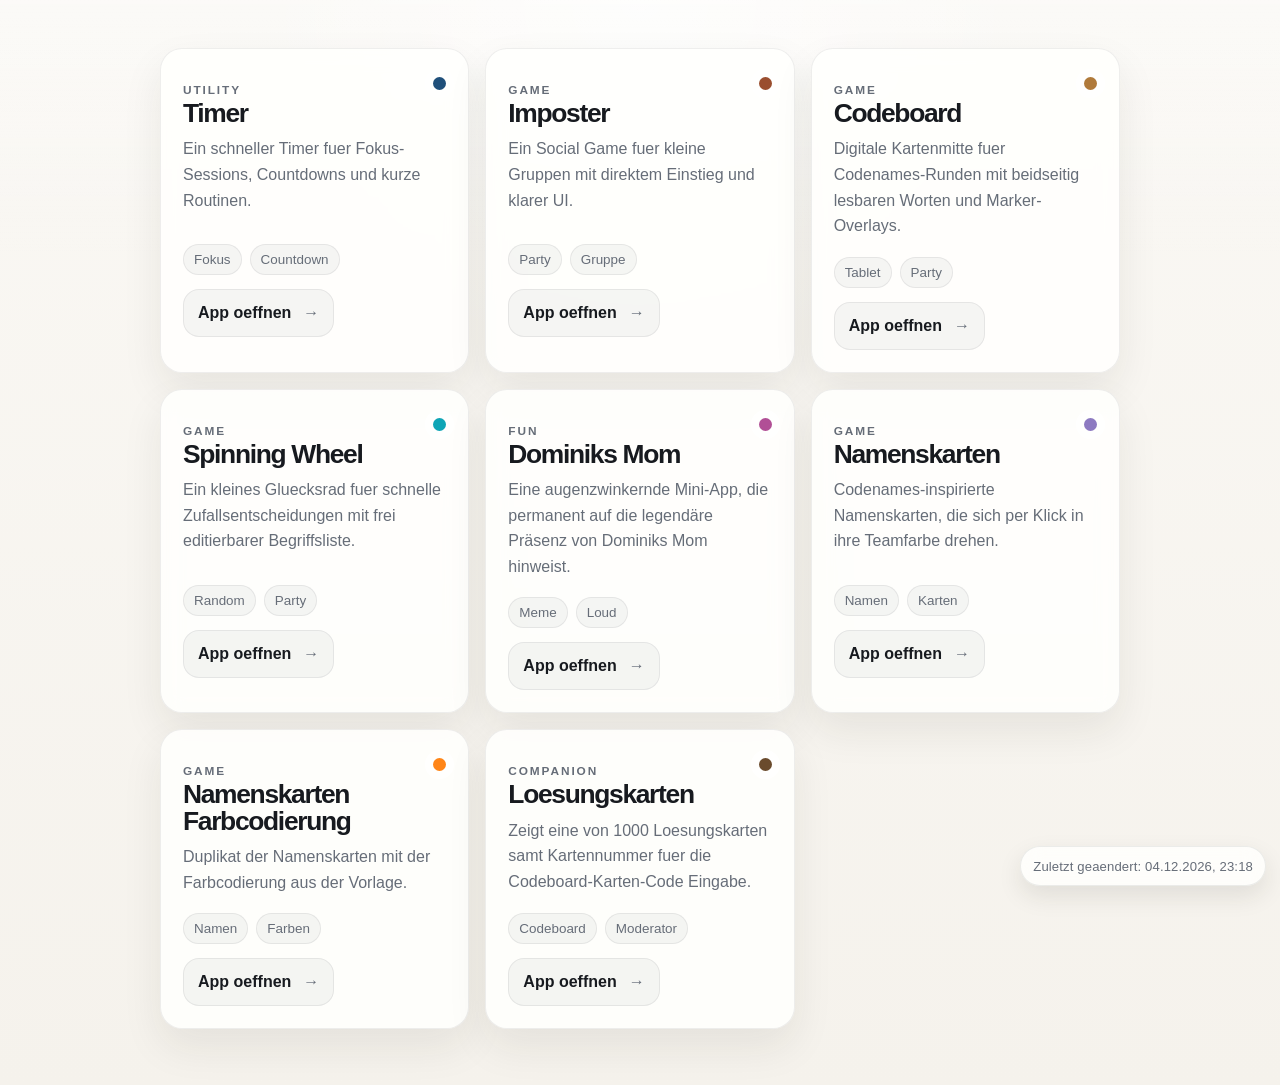
<file: index.html>
<!doctype html>
<html lang="de">
<head>
  <meta charset="utf-8">
  <meta name="viewport" content="width=device-width, initial-scale=1">
  <meta name="theme-color" content="#171a1f">
  <title>html-apps</title>
  <style>
    :root {
      color-scheme: light;
      --bg: #f5f2ec;
      --surface-strong: rgba(255, 255, 253, 0.88);
      --line: rgba(23, 26, 31, 0.07);
      --ink: #171a1f;
      --muted: #666d78;
      --shadow: 0 18px 40px rgba(43, 35, 30, 0.08);
    }

    * {
      box-sizing: border-box;
    }

    html {
      scroll-behavior: smooth;
    }

    body {
      margin: 0;
      min-height: 100vh;
      font-family: "Avenir Next", "Helvetica Neue", "Segoe UI", sans-serif;
      color: var(--ink);
      background:
        radial-gradient(circle at top, rgba(255, 255, 255, 0.72), transparent 30%),
        linear-gradient(180deg, #faf8f4, var(--bg));
    }

    body::before {
      content: "";
      position: fixed;
      inset: 0;
      pointer-events: none;
      background: linear-gradient(180deg, rgba(255, 255, 255, 0.34), transparent 28%);
    }

    a {
      color: inherit;
      text-decoration: none;
    }

    .page {
      width: min(960px, calc(100% - 32px));
      margin: 0 auto;
      padding: 48px 0 56px;
      position: relative;
      z-index: 1;
    }

    .app-grid {
      display: grid;
      grid-template-columns: repeat(auto-fit, minmax(260px, 1fr));
      gap: 16px;
    }

    .app-card {
      --accent: #171a1f;
      display: grid;
      gap: 18px;
      min-height: 220px;
      padding: 22px;
      border-radius: 22px;
      border: 1px solid var(--line);
      background: var(--surface-strong);
      backdrop-filter: blur(10px);
      box-shadow: var(--shadow);
      transition: transform 160ms ease, box-shadow 160ms ease, border-color 160ms ease;
    }

    .app-card:hover {
      transform: translateY(-3px);
      border-color: rgba(23, 26, 31, 0.14);
      box-shadow: 0 24px 46px rgba(43, 35, 30, 0.12);
    }

    .card-top {
      display: flex;
      align-items: flex-start;
      justify-content: space-between;
      gap: 16px;
    }

    .app-mark {
      width: 13px;
      height: 13px;
      margin-top: 6px;
      border-radius: 50%;
      background: var(--accent);
      box-shadow: 0 0 0 8px rgba(255, 255, 255, 0.74);
      flex-shrink: 0;
    }

    .app-type {
      margin: 0 0 8px;
      font-size: 0.74rem;
      font-weight: 800;
      letter-spacing: 0.16em;
      text-transform: uppercase;
      color: var(--muted);
    }

    .app-card h3 {
      margin: 0;
      font-size: 1.65rem;
      line-height: 1;
      letter-spacing: -0.05em;
    }

    .app-card p {
      margin: 10px 0 0;
      color: var(--muted);
      line-height: 1.6;
    }

    .tag-row {
      display: flex;
      gap: 8px;
      flex-wrap: wrap;
    }

    .tag {
      display: inline-flex;
      padding: 7px 10px;
      border-radius: 999px;
      background: rgba(23, 26, 31, 0.04);
      border: 1px solid rgba(23, 26, 31, 0.07);
      color: var(--muted);
      font-size: 0.84rem;
    }

    .app-link {
      display: inline-flex;
      align-items: center;
      justify-content: space-between;
      gap: 12px;
      margin-top: 14px;
      min-height: 48px;
      padding: 0 14px;
      border-radius: 16px;
      background: rgba(23, 26, 31, 0.04);
      border: 1px solid rgba(23, 26, 31, 0.07);
      font-weight: 700;
    }

    .app-link span:last-child {
      color: var(--muted);
    }

    .page-stamp {
      position: fixed;
      right: 14px;
      bottom: 14px;
      z-index: 2;
      display: inline-flex;
      align-items: center;
      min-height: 40px;
      padding: 9px 12px;
      border-radius: 999px;
      border: 1px solid rgba(23, 26, 31, 0.08);
      background: rgba(255, 255, 253, 0.84);
      backdrop-filter: blur(10px);
      box-shadow: 0 10px 24px rgba(43, 35, 30, 0.1);
      color: var(--muted);
      font-size: 0.82rem;
      letter-spacing: 0.01em;
    }

    @media (max-width: 640px) {
      .page {
        width: min(960px, calc(100% - 20px));
        padding-top: 20px;
      }

      .app-card {
        padding: 18px;
        border-radius: 20px;
      }

      .page-stamp {
        right: 10px;
        bottom: 10px;
        max-width: calc(100vw - 20px);
        min-height: 36px;
        padding: 8px 11px;
        font-size: 0.76rem;
      }
    }

    @media (prefers-reduced-motion: reduce) {
      *,
      *::before,
      *::after {
        animation: none !important;
        transition: none !important;
        scroll-behavior: auto !important;
      }
    }
  </style>
</head>
<body>
  <main class="page">
    <div id="appGrid" class="app-grid" aria-label="Programme"></div>
  </main>
  <div id="pageStamp" class="page-stamp" aria-live="polite"></div>

  <script>
    // Neue Apps hier ergaenzen.
    const apps = [
      {
        name: "Timer",
        type: "Utility",
        href: "./Timer/",
        description: "Ein schneller Timer fuer Fokus-Sessions, Countdowns und kurze Routinen.",
        tags: ["Fokus", "Countdown"],
        accent: "#1f4f7a"
      },
      {
        name: "Imposter",
        type: "Game",
        href: "./Imposter/",
        description: "Ein Social Game fuer kleine Gruppen mit direktem Einstieg und klarer UI.",
        tags: ["Party", "Gruppe"],
        accent: "#9a4e2f"
      },
      {
        name: "Codeboard",
        type: "Game",
        href: "./Codeboard/",
        description: "Digitale Kartenmitte fuer Codenames-Runden mit beidseitig lesbaren Worten und Marker-Overlays.",
        tags: ["Tablet", "Party"],
        accent: "#b07a3a"
      },
      {
        name: "Spinning Wheel",
        type: "Game",
        href: "./SpinningWheel/",
        description: "Ein kleines Gluecksrad fuer schnelle Zufallsentscheidungen mit frei editierbarer Begriffsliste.",
        tags: ["Random", "Party"],
        accent: "#0ea5b6"
      },
      {
        name: "Dominiks Mom",
        type: "Fun",
        href: "./DominiksMom/",
        description: "Eine augenzwinkernde Mini-App, die permanent auf die legendäre Präsenz von Dominiks Mom hinweist.",
        tags: ["Meme", "Loud"],
        accent: "#b14f96"
      },

      {
        name: "Namenskarten",
        type: "Game",
        href: "./Namenkarten/",
        description: "Codenames-inspirierte Namenskarten, die sich per Klick in ihre Teamfarbe drehen.",
        tags: ["Namen", "Karten"],
        accent: "#8d7ac1"
      },
      {
        name: "Namenskarten Farbcodierung",
        type: "Game",
        href: "./NamenkartenFarben/",
        description: "Duplikat der Namenskarten mit der Farbcodierung aus der Vorlage.",
        tags: ["Namen", "Farben"],
        accent: "#ff8517"
      },
      {
        name: "Loesungskarten",
        type: "Companion",
        href: "./Solutioncards/",
        description: "Zeigt eine von 1000 Loesungskarten samt Kartennummer fuer die Codeboard-Karten-Code Eingabe.",
        tags: ["Codeboard", "Moderator"],
        accent: "#6a4b2d"
      }
    ];

    const appGrid = document.getElementById("appGrid");
    const pageStamp = document.getElementById("pageStamp");
    appGrid.innerHTML = apps.map((app) => `
      <article class="app-card" style="--accent: ${app.accent};">
        <div>
          <div class="card-top">
            <div>
              <p class="app-type">${app.type}</p>
              <h3>${app.name}</h3>
            </div>
            <span class="app-mark" aria-hidden="true"></span>
          </div>
          <p>${app.description}</p>
        </div>
        <div>
          <div class="tag-row">
            ${app.tags.map((tag) => `<span class="tag">${tag}</span>`).join("")}
          </div>
          <a class="app-link" href="${app.href}">
            <span>App oeffnen</span>
            <span>→</span>
          </a>
        </div>
      </article>
    `).join("");

    const modifiedDate = new Date(document.lastModified);
    const hasValidDate = !Number.isNaN(modifiedDate.getTime());
    pageStamp.textContent = hasValidDate
      ? `Zuletzt geaendert: ${new Intl.DateTimeFormat("de-DE", {
          dateStyle: "medium",
          timeStyle: "short"
        }).format(modifiedDate)}`
      : "Zuletzt geaendert: unbekannt";
  </script>
</body>
</html>
</file>
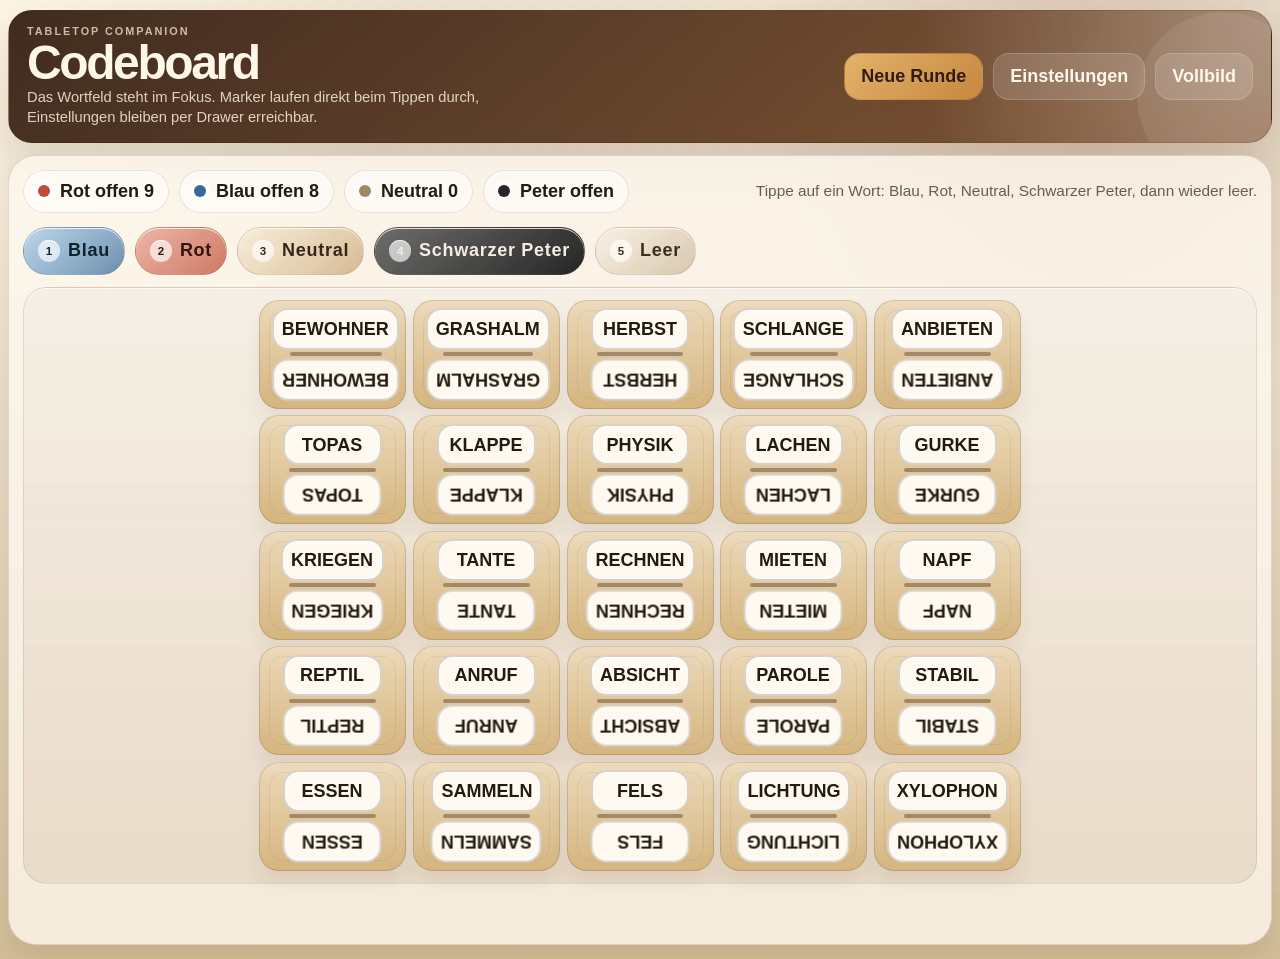
<file: Codeboard/index.html>
<!doctype html>
<html lang="de">
<head>
  <meta charset="utf-8">
  <meta name="viewport" content="width=device-width, initial-scale=1">
  <meta name="theme-color" content="#b88a4d">
  <title>Codeboard</title>
  <style>
    :root {
      color-scheme: light;
      --bg: #e9dcc7;
      --bg-deep: #d2bd98;
      --paper: #f7f1e4;
      --paper-strong: #fff9ef;
      --ink: #241a12;
      --muted: #6e5a47;
      --line: rgba(64, 39, 20, 0.15);
      --shadow: 0 22px 48px rgba(74, 46, 23, 0.16);
      --shadow-soft: 0 12px 24px rgba(74, 46, 23, 0.1);
      --red: #bf4c35;
      --red-deep: #8c2f20;
      --blue: #366997;
      --blue-deep: #244762;
      --neutral: #d4bf9b;
      --neutral-deep: #a08865;
      --black: #262626;
      --gold: #b88a4d;
      --highlight: rgba(255, 255, 255, 0.44);
    }

    * {
      box-sizing: border-box;
    }

    html {
      -webkit-text-size-adjust: 100%;
      text-size-adjust: 100%;
    }

    body {
      margin: 0;
      min-height: 100vh;
      font-family: "Avenir Next", "Trebuchet MS", "Segoe UI", sans-serif;
      font-size: clamp(11px, 1.2vw + 0.45rem, 18px);
      --board-gap: clamp(5px, 0.75vmin, 12px);
      --board-cell: clamp(42px, min(calc((100vw - 88px) / 5), 18dvh), 140px);
      --word-size: clamp(0.34rem, calc(var(--board-cell) * 0.13), 1.08rem);
      --word-box-height: clamp(0.5rem, calc(var(--board-cell) * 0.2), 2.4rem);
      --card-pad-x: clamp(5px, calc(var(--board-cell) * 0.09), 18px);
      --card-pad-y: clamp(3px, calc(var(--board-cell) * 0.06), 10px);
      --word-box-pad-x: clamp(3px, calc(var(--board-cell) * 0.055), 12px);
      --word-box-pad-y: clamp(1px, calc(var(--board-cell) * 0.025), 8px);
      --word-divider-height: clamp(2px, calc(var(--board-cell) * 0.03), 5px);
      --wayfinder-pad-left: clamp(15px, calc(var(--board-cell) * 0.18), 34px);
      --wayfinder-dot-left: clamp(5px, calc(var(--board-cell) * 0.085), 12px);
      --wayfinder-dot-size: clamp(5px, calc(var(--board-cell) * 0.075), 10px);
      --overlay-word-size: clamp(0.42rem, calc(var(--board-cell) * 0.1), 0.95rem);
      --overlay-badge-size: clamp(0.46rem, calc(var(--board-cell) * 0.12), 1rem);
      color: var(--ink);
      background:
        radial-gradient(circle at top left, rgba(255, 248, 232, 0.9), transparent 26%),
        radial-gradient(circle at 85% 8%, rgba(123, 58, 30, 0.18), transparent 24%),
        linear-gradient(180deg, #efe5d3 0%, var(--bg) 44%, var(--bg-deep) 100%);
    }

    body::before {
      content: "";
      position: fixed;
      inset: 0;
      pointer-events: none;
      opacity: 0.3;
      background-image:
        linear-gradient(transparent 0, rgba(255, 255, 255, 0.12) 49%, transparent 51%),
        linear-gradient(90deg, transparent 0, rgba(64, 39, 20, 0.02) 49%, transparent 51%);
      background-size: 100% 22px, 22px 100%;
    }

    button {
      font: inherit;
      touch-action: manipulation;
    }

    .app-shell {
      width: min(calc(100vw - 16px), 1800px);
      margin: 0 auto;
      padding: 10px 0 14px;
      position: relative;
    }

    .hero {
      display: flex;
      align-items: center;
      justify-content: space-between;
      gap: 18px;
      padding: 14px 18px;
      border-radius: 24px;
      border: 1px solid rgba(65, 37, 20, 0.15);
      background:
        radial-gradient(circle at top right, rgba(255, 255, 255, 0.34), transparent 28%),
        linear-gradient(140deg, rgba(54, 32, 20, 0.95), rgba(123, 77, 42, 0.92));
      color: #fff7ea;
      box-shadow: var(--shadow);
      overflow: hidden;
      position: relative;
    }

    .hero::after {
      content: "";
      position: absolute;
      right: -36px;
      bottom: -40px;
      width: 170px;
      height: 170px;
      border-radius: 50%;
      background: rgba(255, 255, 255, 0.08);
    }

    .eyebrow {
      margin: 0 0 4px;
      font-size: 0.68rem;
      letter-spacing: 0.18em;
      text-transform: uppercase;
      font-weight: 800;
      color: rgba(255, 242, 221, 0.72);
    }

    h1 {
      margin: 0;
      font-size: clamp(1.75rem, 4vw, 3rem);
      line-height: 0.9;
      letter-spacing: -0.05em;
    }

    .intro {
      max-width: 62ch;
      margin: 4px 0 0;
      color: rgba(255, 245, 232, 0.82);
      line-height: 1.35;
      font-size: 0.92rem;
    }

    .hero-actions {
      display: flex;
      gap: 10px;
      flex-wrap: wrap;
      position: relative;
      z-index: 1;
      justify-content: flex-end;
    }

    .hero button,
    .control-panel button {
      border: 1px solid rgba(82, 53, 33, 0.15);
      border-radius: 16px;
      padding: 12px 16px;
      cursor: pointer;
      transition: transform 120ms ease, box-shadow 120ms ease, border-color 120ms ease, background 120ms ease;
    }

    .hero button:hover,
    .control-panel button:hover {
      transform: translateY(-1px);
      box-shadow: 0 10px 22px rgba(46, 31, 20, 0.12);
    }

    .hero button:disabled,
    .control-panel button:disabled {
      opacity: 0.48;
      cursor: default;
      transform: none;
      box-shadow: none;
    }

    .hero button.primary {
      background: linear-gradient(135deg, #e3b26a, #c7873f);
      color: #2f1d10;
      font-weight: 800;
      border-color: rgba(97, 59, 27, 0.2);
    }

    .hero button.secondary {
      background: rgba(255, 255, 255, 0.14);
      color: #fff7ea;
      font-weight: 700;
      border-color: rgba(255, 246, 231, 0.18);
      backdrop-filter: blur(8px);
    }

    .layout {
      margin-top: 12px;
    }

    .board-panel {
      border-radius: 28px;
      border: 1px solid var(--line);
      background: rgba(255, 249, 240, 0.78);
      box-shadow: var(--shadow-soft);
      backdrop-filter: blur(10px);
    }

    .board-panel {
      padding: 14px;
      min-height: calc(100dvh - 110px);
    }

    .board-toolbar {
      display: flex;
      align-items: center;
      justify-content: space-between;
      gap: 16px;
      margin-bottom: 14px;
    }

    .quick-marker-bar {
      display: flex;
      flex-wrap: wrap;
      gap: 10px;
      margin-bottom: 12px;
    }

    .quick-marker {
      display: inline-flex;
      align-items: center;
      justify-content: center;
      gap: 8px;
      min-height: 48px;
      padding: 10px 14px;
      border: 1px solid rgba(82, 53, 33, 0.14);
      border-radius: 999px;
      background: rgba(255, 255, 255, 0.82);
      color: var(--ink);
      font-weight: 900;
      letter-spacing: 0.04em;
      cursor: default;
      transition: transform 120ms ease, box-shadow 120ms ease, border-color 120ms ease, background 120ms ease;
      box-shadow: inset 0 1px 0 rgba(255, 255, 255, 0.8);
    }

    .quick-marker-bar.is-static .quick-marker:hover {
      transform: none;
      box-shadow: inset 0 1px 0 rgba(255, 255, 255, 0.8);
    }

    .quick-marker.blue {
      background: linear-gradient(140deg, rgba(164, 203, 235, 0.74), rgba(54, 105, 151, 0.72));
      color: #0f2230;
    }

    .quick-marker.red {
      background: linear-gradient(140deg, rgba(232, 165, 146, 0.78), rgba(191, 76, 53, 0.74));
      color: #33150f;
    }

    .quick-marker.neutral {
      background: linear-gradient(140deg, rgba(248, 236, 215, 0.9), rgba(207, 177, 133, 0.84));
      color: #35261a;
    }

    .quick-marker.black {
      background: linear-gradient(140deg, rgba(90, 90, 90, 0.88), rgba(29, 29, 29, 0.96));
      color: #f7ede2;
    }

    .quick-marker.clear {
      background: linear-gradient(140deg, rgba(250, 241, 228, 0.96), rgba(215, 198, 172, 0.98));
      color: #3d2e21;
    }

    .cycle-step {
      display: inline-flex;
      align-items: center;
      justify-content: center;
      width: 22px;
      height: 22px;
      border-radius: 999px;
      background: rgba(255, 255, 255, 0.66);
      font-size: 0.72rem;
      letter-spacing: 0;
      box-shadow: inset 0 1px 0 rgba(255, 255, 255, 0.82);
      flex-shrink: 0;
    }

    .meta-copy {
      display: block;
      margin-top: 6px;
      color: var(--muted);
      font-size: 0.82rem;
      line-height: 1.4;
    }

    .stat-strip {
      display: flex;
      flex-wrap: wrap;
      gap: 10px;
    }

    .pill {
      display: inline-flex;
      align-items: center;
      gap: 10px;
      min-height: 42px;
      padding: 10px 14px;
      border-radius: 999px;
      border: 1px solid rgba(82, 53, 33, 0.12);
      background: rgba(255, 255, 255, 0.56);
      font-weight: 700;
      box-shadow: inset 0 1px 0 rgba(255, 255, 255, 0.64);
    }

    .pill-dot {
      width: 12px;
      height: 12px;
      border-radius: 50%;
      box-shadow: 0 0 0 4px rgba(255, 255, 255, 0.72);
      flex-shrink: 0;
    }

    .pill-dot.red {
      background: var(--red);
    }

    .pill-dot.blue {
      background: var(--blue);
    }

    .pill-dot.neutral {
      background: var(--neutral-deep);
    }

    .pill-dot.black {
      background: var(--black);
    }

    .status-line {
      font-size: 0.96rem;
      color: var(--muted);
      min-height: 1.2em;
      text-align: right;
    }

    .lock-banner {
      margin-bottom: 14px;
      padding: 10px 12px;
      border-radius: 16px;
      background: rgba(38, 38, 38, 0.92);
      color: #f8f1e4;
      font-weight: 700;
      letter-spacing: 0.03em;
      text-align: center;
      display: none;
    }

    .lock-banner.show {
      display: block;
    }

    .board-wrap {
      padding: 12px;
      border-radius: 24px;
      border: 1px solid rgba(82, 53, 33, 0.12);
      background:
        linear-gradient(180deg, rgba(255, 255, 255, 0.4), rgba(229, 213, 190, 0.5)),
        rgba(236, 224, 208, 0.85);
      box-shadow: inset 0 1px 0 rgba(255, 255, 255, 0.7);
      display: grid;
      place-items: center;
    }

    .board {
      display: grid;
      grid-template-columns: repeat(5, var(--board-cell));
      grid-auto-rows: calc(var(--board-cell) * 0.74);
      justify-content: center;
      gap: var(--board-gap);
    }

    .board.locked .card {
      cursor: not-allowed;
    }

    .card {
      position: relative;
      height: 100%;
      border: 0;
      border-radius: 20px;
      padding: 0;
      overflow: hidden;
      cursor: pointer;
      text-align: left;
      color: var(--ink);
      background:
        radial-gradient(circle at top, rgba(255, 244, 226, 0.5), transparent 34%),
        linear-gradient(180deg, #ead5b2, #d7bc92);
      box-shadow:
        inset 0 0 0 1px rgba(82, 53, 33, 0.14),
        inset 0 -12px 24px rgba(122, 89, 53, 0.1),
        0 14px 18px rgba(82, 53, 33, 0.08);
    }

    .card::before {
      content: "";
      position: absolute;
      inset: clamp(4px, calc(var(--board-cell) * 0.07), 10px);
      border-radius: 14px;
      border: 1px solid rgba(82, 53, 33, 0.08);
      pointer-events: none;
    }

    .card::after {
      content: "";
      position: absolute;
      inset: 0;
      pointer-events: none;
      background:
        linear-gradient(180deg, rgba(255, 255, 255, 0.18), transparent 20%),
        linear-gradient(90deg, rgba(255, 255, 255, 0.1), transparent 28%, transparent 72%, rgba(82, 53, 33, 0.04));
      mix-blend-mode: soft-light;
    }

    .card:hover {
      transform: translateY(-1px);
    }

    .card-face {
      position: absolute;
      inset: 0;
      padding: var(--card-pad-y) var(--card-pad-x);
      display: grid;
      grid-template-rows: auto 1fr auto;
      align-items: stretch;
    }

    .word-row {
      display: flex;
      align-items: center;
      justify-content: center;
      width: 100%;
      min-height: 0;
      font-size: var(--word-size);
      line-height: 1;
      font-weight: 900;
      letter-spacing: 0;
      text-transform: uppercase;
      text-align: center;
      text-wrap: balance;
      text-shadow: 0 1px 0 rgba(255, 248, 236, 0.52);
    }

    .word-row.top {
      align-self: start;
      font-weight: 700;
    }

    .word-row.bottom {
      align-self: end;
      font-weight: 800;
      transform: rotate(180deg);
    }

    .word-box {
      display: inline-flex;
      position: relative;
      align-items: center;
      justify-content: center;
      max-width: 100%;
      min-width: 76%;
      min-height: var(--word-box-height);
      padding: var(--word-box-pad-y) var(--word-box-pad-x);
      border-radius: 16px;
      border: 1px solid rgba(92, 61, 36, 0.16);
      white-space: nowrap;
      overflow: hidden;
      background:
        linear-gradient(180deg, rgba(244, 230, 202, 0.68), rgba(216, 188, 145, 0.8)),
        rgba(239, 222, 195, 0.7);
      box-shadow:
        inset 0 1px 0 rgba(255, 251, 243, 0.5),
        inset 0 -10px 14px rgba(111, 72, 43, 0.09),
        0 3px 8px rgba(70, 43, 24, 0.05);
      backdrop-filter: blur(2px);
    }

    .board[data-card-variant="balanced"] .word-row.top .word-box {
      color: #2c4d3d;
    }

    .board[data-card-variant="balanced"] .word-row.bottom .word-box {
      color: #7a4135;
    }

    .board[data-card-variant="contrast"] .card {
      background: linear-gradient(180deg, #ecd9b9, #d5b57f);
      box-shadow:
        inset 0 0 0 1px rgba(60, 38, 22, 0.16),
        0 14px 18px rgba(82, 53, 33, 0.08);
    }

    .board[data-card-variant="contrast"] .card::after {
      background: linear-gradient(180deg, rgba(255, 255, 255, 0.08), transparent 18%);
      mix-blend-mode: normal;
    }

    .board[data-card-variant="contrast"] .word-row {
      letter-spacing: 0;
      text-shadow: none;
    }

    .board[data-card-variant="contrast"] .word-box {
      min-width: min(82%, 11rem);
      min-height: var(--word-box-height);
      background: #fffaf1;
      border: 2px solid rgba(36, 26, 18, 0.18);
      box-shadow: inset 0 1px 0 rgba(255, 255, 255, 0.88);
    }

    .board[data-card-variant="contrast"] .word-row.top .word-box,
    .board[data-card-variant="contrast"] .word-row.bottom .word-box {
      color: #241a12;
    }

    .board[data-card-variant="contrast"] .word-divider {
      width: 72%;
      height: var(--word-divider-height);
      background: rgba(78, 51, 31, 0.42);
      box-shadow: none;
      opacity: 1;
    }

    .board[data-card-variant="rails"] .card-face {
      padding-inline: var(--card-pad-x);
    }

    .board[data-card-variant="rails"] .word-row {
      justify-content: flex-start;
    }

    .board[data-card-variant="rails"] .word-box {
      min-width: min(68%, 9rem);
      min-height: var(--word-box-height);
      border-radius: 14px;
      background:
        linear-gradient(180deg, rgba(248, 239, 223, 0.92), rgba(228, 205, 171, 0.9)),
        rgba(247, 235, 214, 0.86);
      box-shadow:
        inset 0 1px 0 rgba(255, 255, 255, 0.8),
        0 2px 6px rgba(70, 43, 24, 0.05);
    }

    .board[data-card-variant="rails"] .word-row.top .word-box,
    .board[data-card-variant="rails"] .word-row.bottom .word-box {
      margin-right: auto;
    }

    .board[data-card-variant="rails"] .word-row.top .word-box {
      color: #264233;
    }

    .board[data-card-variant="rails"] .word-row.bottom .word-box {
      color: #66362c;
    }

    .board[data-card-variant="rails"] .word-divider {
      width: 54%;
      height: var(--word-divider-height);
      box-shadow: none;
      opacity: 0.88;
    }

    .board[data-card-variant="wayfinder"] .word-row {
      text-shadow: none;
    }

    .board[data-card-variant="wayfinder"] .word-box {
      min-width: min(80%, 11rem);
      padding: var(--word-box-pad-y) var(--word-box-pad-x) var(--word-box-pad-y) var(--wayfinder-pad-left);
      background: #fff8ee;
      border-color: rgba(78, 55, 34, 0.16);
    }

    .board[data-card-variant="wayfinder"] .word-box::before,
    .board[data-card-variant="wayfinder"] .word-box::after {
      content: "";
      position: absolute;
      opacity: 1;
    }

    .board[data-card-variant="wayfinder"] .word-box::before {
      left: var(--wayfinder-dot-left);
      top: 50%;
      width: var(--wayfinder-dot-size);
      height: var(--wayfinder-dot-size);
      border-radius: 999px;
      transform: translateY(-50%);
    }

    .board[data-card-variant="wayfinder"] .word-box::after {
      left: calc(var(--wayfinder-pad-left) - clamp(4px, calc(var(--board-cell) * 0.04), 8px));
      right: var(--word-box-pad-x);
      bottom: var(--word-box-pad-y);
      height: clamp(2px, calc(var(--board-cell) * 0.025), 3px);
      border-radius: 999px;
    }

    .board[data-card-variant="wayfinder"] .word-row.top .word-box {
      color: #244636;
    }

    .board[data-card-variant="wayfinder"] .word-row.top .word-box::before {
      background: #244636;
      box-shadow: 0 0 0 4px rgba(36, 70, 54, 0.14);
    }

    .board[data-card-variant="wayfinder"] .word-row.top .word-box::after {
      background: linear-gradient(90deg, rgba(36, 70, 54, 0.52), rgba(36, 70, 54, 0.16));
    }

    .board[data-card-variant="wayfinder"] .word-row.bottom .word-box {
      color: #7a4135;
    }

    .board[data-card-variant="wayfinder"] .word-row.bottom .word-box::before {
      background: #7a4135;
      box-shadow: 0 0 0 4px rgba(122, 65, 53, 0.12);
    }

    .board[data-card-variant="wayfinder"] .word-row.bottom .word-box::after {
      background: linear-gradient(90deg, rgba(122, 65, 53, 0.52), rgba(122, 65, 53, 0.16));
    }

    .board[data-card-variant="wayfinder"] .word-divider {
      width: 46%;
      opacity: 0.48;
      box-shadow: none;
    }

    .board[data-card-variant="signal"] .card {
      background:
        linear-gradient(180deg, rgba(225, 236, 227, 0.74), rgba(225, 236, 227, 0.28) 33%, rgba(243, 236, 227, 0.16) 50%, rgba(246, 228, 221, 0.28) 67%, rgba(246, 228, 221, 0.74)),
        linear-gradient(180deg, #ead5b2, #d7bc92);
    }

    .board[data-card-variant="signal"] .word-row {
      text-shadow: none;
    }

    .board[data-card-variant="signal"] .word-row.top .word-box {
      color: #234032;
      border-color: rgba(35, 64, 50, 0.18);
      background: linear-gradient(180deg, #f4faf5, #dfe9df);
    }

    .board[data-card-variant="signal"] .word-row.bottom .word-box {
      color: #6b352a;
      border-color: rgba(107, 53, 42, 0.18);
      background: linear-gradient(180deg, #fcf3f1, #efd8d2);
    }

    .board[data-card-variant="signal"] .word-divider {
      width: 66%;
      box-shadow: none;
      opacity: 0.96;
      background:
        linear-gradient(90deg, rgba(35, 64, 50, 0), rgba(35, 64, 50, 0.24), rgba(107, 53, 42, 0.24), rgba(107, 53, 42, 0));
    }

    .word-divider {
      width: 68%;
      height: var(--word-divider-height);
      border-radius: 999px;
      justify-self: center;
      align-self: center;
      background:
        linear-gradient(90deg, rgba(97, 67, 43, 0), rgba(97, 67, 43, 0.28), rgba(97, 67, 43, 0.42), rgba(97, 67, 43, 0.28), rgba(97, 67, 43, 0));
      box-shadow:
        0 1px 0 rgba(255, 246, 233, 0.28),
        0 0 0 clamp(3px, calc(var(--board-cell) * 0.07), 10px) rgba(236, 219, 191, 0.12);
      opacity: 0.82;
    }

    .card.is-marked .card-face {
      color: rgba(255, 255, 255, 0.94);
      text-shadow: none;
    }

    .overlay {
      position: absolute;
      inset: 0;
      display: flex;
      flex-direction: column;
      justify-content: space-between;
      padding: var(--card-pad-y) var(--card-pad-x);
      color: #fff8ef;
    }

    .overlay.fill {
      padding: 0;
    }

    .overlay.centered {
      align-items: center;
      justify-content: center;
      padding: var(--card-pad-y) var(--card-pad-x);
    }

    .overlay::before {
      content: "";
      position: absolute;
      inset: clamp(4px, calc(var(--board-cell) * 0.07), 10px);
      border-radius: 14px;
      border: 1px solid rgba(255, 255, 255, 0.16);
    }

    .overlay.red {
      background: linear-gradient(180deg, rgba(208, 95, 68, 0.98), rgba(140, 47, 32, 0.98));
    }

    .overlay.blue {
      background: linear-gradient(180deg, rgba(75, 126, 170, 0.98), rgba(36, 71, 98, 0.98));
    }

    .overlay.neutral {
      color: #3a2a1b;
      background: linear-gradient(180deg, rgba(229, 213, 190, 0.98), rgba(172, 146, 110, 0.98));
    }

    .overlay.black {
      background: linear-gradient(180deg, rgba(53, 53, 53, 0.98), rgba(14, 14, 14, 0.98));
    }

    .overlay-word {
      position: relative;
      z-index: 1;
      display: flex;
      align-items: center;
      justify-content: center;
      min-height: 42%;
      font-size: var(--overlay-word-size);
      font-weight: 900;
      letter-spacing: 0;
      text-transform: uppercase;
      text-align: center;
      white-space: nowrap;
      overflow: hidden;
    }

    .overlay-word.bottom {
      transform: rotate(180deg);
    }

    .overlay-badge {
      position: relative;
      z-index: 1;
      align-self: center;
      min-width: min(64px, 78%);
      padding: var(--word-box-pad-y) var(--word-box-pad-x);
      border-radius: 999px;
      text-align: center;
      font-weight: 900;
      letter-spacing: 0;
      font-size: var(--overlay-badge-size);
      white-space: nowrap;
      overflow: hidden;
      background: rgba(255, 255, 255, 0.14);
      box-shadow: inset 0 0 0 1px rgba(255, 255, 255, 0.15);
    }

    .overlay.neutral .overlay-badge {
      background: rgba(55, 34, 17, 0.12);
      box-shadow: inset 0 0 0 1px rgba(55, 34, 17, 0.16);
    }

    .overlay.centered .overlay-badge {
      min-width: min(78%, 12rem);
      padding: calc(var(--word-box-pad-y) + 2px) calc(var(--word-box-pad-x) + 4px);
      font-size: var(--overlay-badge-size);
    }

    .keep-awake-video {
      position: fixed;
      right: 0;
      bottom: 0;
      width: 1px;
      height: 1px;
      opacity: 0.01;
      pointer-events: none;
      z-index: -1;
    }

    .control-panel {
      position: fixed;
      top: 10px;
      right: 10px;
      bottom: 10px;
      width: min(420px, calc(100vw - 20px));
      padding: 18px;
      display: grid;
      gap: 14px;
      border-radius: 28px;
      border: 1px solid var(--line);
      background: rgba(255, 249, 240, 0.96);
      box-shadow: 0 32px 60px rgba(45, 29, 18, 0.22);
      backdrop-filter: blur(18px);
      overflow: auto;
      z-index: 20;
      transform: translateX(calc(100% + 22px));
      opacity: 0;
      pointer-events: none;
      transition: transform 180ms ease, opacity 180ms ease;
    }

    body.settings-open .control-panel {
      transform: translateX(0);
      opacity: 1;
      pointer-events: auto;
    }

    .drawer-head {
      display: flex;
      align-items: center;
      justify-content: space-between;
      gap: 12px;
    }

    .drawer-head h2 {
      margin: 0;
      font-size: 1.18rem;
      letter-spacing: -0.03em;
    }

    .drawer-close {
      min-width: 52px;
      min-height: 52px;
      padding: 0;
      border-radius: 16px;
      background: rgba(255, 255, 255, 0.88);
      font-size: 1.45rem;
      line-height: 1;
    }

    .panel-backdrop {
      position: fixed;
      inset: 0;
      background: rgba(24, 16, 10, 0.42);
      backdrop-filter: blur(3px);
      opacity: 0;
      pointer-events: none;
      transition: opacity 180ms ease;
      z-index: 15;
    }

    body.settings-open .panel-backdrop {
      opacity: 1;
      pointer-events: auto;
    }

    .panel-block {
      padding: 16px;
      border-radius: 22px;
      border: 1px solid rgba(82, 53, 33, 0.1);
      background: rgba(255, 253, 247, 0.76);
      box-shadow: inset 0 1px 0 rgba(255, 255, 255, 0.72);
    }

    .panel-block h2 {
      margin: 0 0 6px;
      font-size: 1.05rem;
      letter-spacing: -0.02em;
    }

    .panel-copy {
      margin: 0;
      color: var(--muted);
      line-height: 1.5;
      font-size: 0.94rem;
    }

    .segment,
    .variant-grid,
    .marker-grid,
    .action-grid {
      display: grid;
      gap: 10px;
      margin-top: 14px;
    }

    .segment {
      grid-template-columns: repeat(2, minmax(0, 1fr));
    }

    .marker-grid {
      grid-template-columns: repeat(2, minmax(0, 1fr));
    }

    .variant-grid {
      grid-template-columns: 1fr;
    }

    .action-grid {
      grid-template-columns: repeat(2, minmax(0, 1fr));
    }

    .segment button,
    .variant-grid button,
    .marker-grid button,
    .action-grid button,
    .scale-controls button {
      min-height: 56px;
      background: rgba(255, 255, 255, 0.88);
      color: var(--ink);
      font-weight: 800;
      box-shadow: inset 0 1px 0 rgba(255, 255, 255, 0.8);
    }

    .scale-controls .button-title {
      font-size: 1.36rem;
      line-height: 1;
    }

    .segment button.is-active,
    .variant-grid button.is-active,
    .marker-grid button.is-active {
      border-color: rgba(61, 35, 18, 0.22);
      box-shadow:
        inset 0 1px 0 rgba(255, 255, 255, 0.84),
        0 12px 22px rgba(46, 31, 20, 0.1);
      transform: translateY(-1px);
    }

    .variant-grid button {
      min-height: 72px;
      padding: 14px 16px;
      text-align: left;
    }

    .segment button.red.is-active,
    .marker-grid button.red.is-active {
      background: linear-gradient(140deg, rgba(232, 165, 146, 0.92), rgba(191, 76, 53, 0.92));
      color: #33150f;
    }

    .segment button.blue.is-active,
    .marker-grid button.blue.is-active {
      background: linear-gradient(140deg, rgba(164, 203, 235, 0.92), rgba(54, 105, 151, 0.92));
      color: #0f2230;
    }

    .marker-grid button.neutral.is-active {
      background: linear-gradient(140deg, rgba(248, 236, 215, 0.92), rgba(207, 177, 133, 0.94));
      color: #35261a;
    }

    .marker-grid button.black.is-active {
      background: linear-gradient(140deg, rgba(90, 90, 90, 0.92), rgba(29, 29, 29, 0.98));
      color: #f7ede2;
    }

    .button-line {
      display: block;
      font-size: 0.77rem;
      text-transform: uppercase;
      letter-spacing: 0.12em;
      color: rgba(42, 28, 18, 0.6);
    }

    .button-title {
      display: block;
      margin-top: 4px;
      font-size: 1rem;
      letter-spacing: -0.02em;
    }

    .variant-copy {
      display: block;
      margin-top: 6px;
      color: var(--muted);
      font-size: 0.82rem;
      line-height: 1.45;
      font-weight: 600;
      letter-spacing: 0;
      text-transform: none;
    }

    .scale-controls {
      display: grid;
      grid-template-columns: minmax(0, 1fr) auto minmax(0, 1fr);
      align-items: center;
      gap: 10px;
      margin-top: 14px;
    }

    .scale-value {
      min-width: 74px;
      min-height: 56px;
      padding: 12px 10px;
      display: inline-flex;
      align-items: center;
      justify-content: center;
      border-radius: 14px;
      border: 1px solid rgba(82, 53, 33, 0.12);
      background: rgba(255, 255, 255, 0.78);
      color: var(--ink);
      font-weight: 900;
      letter-spacing: -0.02em;
      box-shadow: inset 0 1px 0 rgba(255, 255, 255, 0.76);
    }

    .meta-grid {
      display: grid;
      grid-template-columns: repeat(2, minmax(0, 1fr));
      gap: 10px;
      margin-top: 14px;
    }

    .meta-card {
      padding: 12px;
      border-radius: 18px;
      border: 1px solid rgba(82, 53, 33, 0.08);
      background: rgba(255, 255, 255, 0.68);
    }

    .meta-label {
      display: block;
      font-size: 0.76rem;
      letter-spacing: 0.12em;
      text-transform: uppercase;
      color: var(--muted);
    }

    .meta-value {
      display: block;
      margin-top: 6px;
      font-size: 1.15rem;
      font-weight: 900;
      letter-spacing: -0.03em;
    }

    .note-list {
      margin: 14px 0 0;
      padding-left: 18px;
      color: var(--muted);
      line-height: 1.55;
    }

    .note-list li + li {
      margin-top: 8px;
    }

    .footer-note {
      margin-top: 12px;
      font-size: 0.85rem;
      color: var(--muted);
      line-height: 1.5;
    }

    .mode-grid {
      display: grid;
      grid-template-columns: repeat(2, minmax(0, 1fr));
      gap: 10px;
      margin-top: 14px;
    }

    .mode-grid button {
      min-height: 56px;
      background: rgba(255, 255, 255, 0.88);
      color: var(--ink);
      font-weight: 800;
      box-shadow: inset 0 1px 0 rgba(255, 255, 255, 0.8);
    }

    .mode-grid button.is-active {
      border-color: rgba(61, 35, 18, 0.22);
      box-shadow:
        inset 0 1px 0 rgba(255, 255, 255, 0.84),
        0 12px 22px rgba(46, 31, 20, 0.1);
      transform: translateY(-1px);
    }

    .solution-controls {
      margin-top: 12px;
      display: grid;
      gap: 8px;
    }

    .solution-controls label {
      font-size: 0.8rem;
      letter-spacing: 0.08em;
      text-transform: uppercase;
      color: var(--muted);
      font-weight: 700;
    }

    .solution-controls input {
      width: 100%;
      min-height: 48px;
      padding: 10px 12px;
      border-radius: 14px;
      border: 1px solid rgba(82, 53, 33, 0.15);
      background: rgba(255, 255, 255, 0.92);
      color: var(--ink);
      font: inherit;
      font-weight: 700;
      letter-spacing: 0.03em;
    }

    .solution-copy {
      margin: 0;
      color: var(--muted);
      line-height: 1.45;
      font-size: 0.86rem;
    }

    @media (max-width: 760px) {
      body {
        font-size: clamp(10.5px, 2.4vw + 0.2rem, 15px);
      }

      .app-shell {
        width: min(100%, calc(100% - 14px));
        padding-top: 8px;
      }

      .hero {
        padding: 14px;
        border-radius: 20px;
      }

      .hero-actions,
      .board-toolbar {
        flex-direction: column;
        align-items: stretch;
      }

      .quick-marker-bar {
        gap: 8px;
      }

      .quick-marker {
        flex: 1 1 calc(50% - 8px);
        justify-content: center;
      }

      .status-line {
        text-align: left;
      }

      .board-wrap {
        padding: 10px;
      }

      .board-panel {
        min-height: calc(100dvh - 120px);
      }

      .card {
        border-radius: 16px;
      }

      .card-face,
      .overlay {
        padding: var(--card-pad-y) var(--card-pad-x);
      }

      .word-row {
        font-size: var(--word-size);
        letter-spacing: 0;
      }

      .overlay-word {
        font-size: var(--overlay-word-size);
        letter-spacing: 0;
      }

      .word-box {
        min-width: 82%;
        min-height: var(--word-box-height);
        padding: var(--word-box-pad-y) var(--word-box-pad-x);
        border-radius: 12px;
      }

      .word-divider {
        width: 74%;
      }

      .overlay-badge {
        min-width: 46px;
        padding: 8px 10px;
        font-size: 0.82rem;
      }

      .segment,
      .marker-grid,
      .action-grid,
      .meta-grid,
      .mode-grid {
        grid-template-columns: 1fr;
      }

      .control-panel {
        top: auto;
        left: 8px;
        right: 8px;
        bottom: 8px;
        width: auto;
        max-height: min(78dvh, 760px);
        border-radius: 24px;
        transform: translateY(calc(100% + 18px));
      }

      body.settings-open .control-panel {
        transform: translateY(0);
      }
    }

    body.fullscreen-focus .app-shell {
      width: 100vw;
      padding: 0;
    }

    body.fullscreen-focus .hero,
    body.fullscreen-focus .board-toolbar,
    body.fullscreen-focus .quick-marker-bar,
    body.fullscreen-focus .lock-banner {
      display: none;
    }

    body.fullscreen-focus .layout {
      margin-top: 0;
    }

    body.fullscreen-focus .board-panel {
      min-height: 100dvh;
      border-radius: 0;
      padding: 6px;
      background: rgba(255, 249, 240, 0.86);
    }

    body.fullscreen-focus .board-wrap {
      height: calc(100dvh - 12px);
      border-radius: 16px;
      padding: 8px;
    }

    @media (prefers-reduced-motion: reduce) {
      *,
      *::before,
      *::after {
        animation: none !important;
        transition: none !important;
      }
    }
  </style>
</head>
<body>
  <main class="app-shell">
    <header class="hero">
      <div>
        <p class="eyebrow">Tabletop Companion</p>
        <h1>Codeboard</h1>
        <p class="intro">
          Das Wortfeld steht im Fokus. Marker laufen direkt beim Tippen durch, Einstellungen bleiben per Drawer erreichbar.
        </p>
      </div>
      <div class="hero-actions">
        <button id="newRoundBtn" class="primary" type="button">Neue Runde</button>
        <button id="settingsBtn" class="secondary" type="button">Einstellungen</button>
        <button id="fullscreenBtn" class="secondary" type="button">Vollbild</button>
      </div>
    </header>

    <div class="layout">
      <section class="board-panel">
        <div class="board-toolbar">
          <div class="stat-strip" id="statStrip" aria-live="polite"></div>
          <div class="status-line" id="statusLine"></div>
        </div>
        <div id="quickMarkerBar" class="quick-marker-bar is-static" aria-label="Markier-Reihenfolge"></div>
        <div id="lockBanner" class="lock-banner" aria-live="polite">Spielfeld gesperrt. Zum Entsperren den Knopf rechts nutzen.</div>
        <div id="boardWrap" class="board-wrap">
          <div id="board" class="board" role="grid" aria-label="Codenames Wortfeld"></div>
        </div>
      </section>

      <aside class="control-panel">
        <div class="drawer-head">
          <h2>Spielbrett Einstellungen</h2>
          <button id="closeSettingsBtn" class="drawer-close" type="button" aria-label="Einstellungen schliessen">×</button>
        </div>

        <section class="panel-block">
          <h2>Runde</h2>
          <p class="panel-copy">
            Stell das Startteam passend zur Original-Schluesselkarte ein. Das Startteam hat 9 Agenten,
            das andere Team 8.
          </p>
          <div class="segment" aria-label="Startteam">
            <button id="startRedBtn" class="red" type="button">
              <span class="button-line">Startteam</span>
              <span class="button-title">Rot startet</span>
            </button>
            <button id="startBlueBtn" class="blue" type="button">
              <span class="button-line">Startteam</span>
              <span class="button-title">Blau startet</span>
            </button>
          </div>
          <div class="meta-grid">
            <div class="meta-card">
              <span class="meta-label">Markiermodus</span>
              <span class="meta-value">Durchtippen</span>
              <span class="meta-copy">Blau, Rot, Neutral, Peter, leer.</span>
            </div>
            <div class="meta-card">
              <span class="meta-label">Undo Schritte</span>
              <span class="meta-value" id="undoCountValue">0</span>
            </div>
          </div>
        </section>

        <section class="panel-block">
          <h2>Lesbarkeit</h2>
          <p class="panel-copy">
            Fuenf Kartenvarianten setzen unterschiedliche Ideen aus der Recherche um: mehr Kontrast,
            mehr Abstand zur Mitte, Orientierungscues oder farbliche Trennung der Seiten.
          </p>
          <div class="scale-controls" aria-label="Kartengroesse und Schriftgroesse">
            <button id="scaleDownBtn" type="button" aria-label="Karten und Schrift verkleinern">
              <span class="button-line">Groesse</span>
              <span class="button-title">-</span>
            </button>
            <span id="scaleValue" class="scale-value" aria-live="polite">100%</span>
            <button id="scaleUpBtn" type="button" aria-label="Karten und Schrift vergroessern">
              <span class="button-line">Groesse</span>
              <span class="button-title">+</span>
            </button>
          </div>
          <div id="variantGrid" class="variant-grid" aria-label="Kartenvarianten"></div>
        </section>

        <section class="panel-block">
          <h2>Tippen</h2>
          <p class="panel-copy">
            Jede Karte schaltet beim Tippen selbst weiter: einmal Blau, dann Rot, danach Neutral,
            dann Schwarzer Peter und beim fuenften Tap wieder leer.
          </p>
        </section>

        <section class="panel-block">
          <h2>Loesungskarte</h2>
          <p class="panel-copy">
            Waehle zwischen manuellem Markieren und Karten-Code. Mit Karten-Code wird jede Karte
            beim Tippen sofort korrekt aufgedeckt.
          </p>
          <div class="mode-grid" aria-label="Markiermodus">
            <button id="manualModeBtn" type="button">
              <span class="button-line">Modus</span>
              <span class="button-title">Manuell</span>
            </button>
            <button id="solutionModeBtn" type="button">
              <span class="button-line">Modus</span>
              <span class="button-title">Karten-Code</span>
            </button>
          </div>
          <div id="solutionControls" class="solution-controls">
            <label for="solutionCardInput">Loesungskarte (1-1000)</label>
            <input id="solutionCardInput" type="number" min="1" max="1000" inputmode="numeric" />
            <p class="solution-copy">
              Gleiche Kartennummer in der separaten Loesungskarten-App nutzen, damit beide Geraete dieselbe Karte sehen.
            </p>
          </div>
        </section>

        <section class="panel-block">
          <h2>Aktionen</h2>
          <div class="action-grid">
            <button id="undoBtn" type="button">Undo</button>
            <button id="clearBtn" type="button">Alle Marker loeschen</button>
            <button id="lockBtn" type="button">Feld sperren</button>
            <button id="wakeBtn" type="button">Bildschirm wachhalten</button>
          </div>
          <p class="footer-note" id="deviceLine"></p>
        </section>

        <section class="panel-block">
          <h2>Am Tisch</h2>
          <ul class="note-list">
            <li>Oben bleibt die normale Leserichtung, unten die 180-Grad-Drehung. Der Stil-Schalter hilft beim Feintuning.</li>
            <li>Das Markieren laeuft zyklisch direkt auf der Karte: Blau, Rot, Neutral, Schwarzer Peter, leer.</li>
            <li>Der Zustand bleibt lokal auf diesem Geraet gespeichert, falls die Seite neu geladen wird.</li>
            <li>Neue Runde tauscht alle 25 Begriffe gegen neue aus und setzt Marker zurueck.</li>
            <li>Eigene Wortliste, damit die App stilistisch passt, aber nicht die offizielle Kartenliste kopiert.</li>
          </ul>
        </section>
      </aside>
    </div>
  </main>
  <div id="panelBackdrop" class="panel-backdrop" hidden></div>

  <script src="word-pool-extra.js"></script>
  <script>
    const STORAGE_KEY = "codeboard-state-v2";
    const HISTORY_LIMIT = 60;
    const TOTAL_SOLUTION_CARDS = 1000;
    const BOARD_SCALE_MIN = 0.8;
    const BOARD_SCALE_MAX = 1.2;
    const BOARD_SCALE_STEP = 0.05;

    const MARKERS = {
      red: {
        name: "Rot",
        short: "ROT",
        boardLabel: "ROTE AGENTEN",
        overlayClass: "red"
      },
      blue: {
        name: "Blau",
        short: "BLAU",
        boardLabel: "BLAUE AGENTEN",
        overlayClass: "blue"
      },
      neutral: {
        name: "Neutral",
        short: "NEUTRAL",
        boardLabel: "NEUTRAL",
        overlayClass: "neutral"
      },
      black: {
        name: "Schwarzer Peter",
        short: "SP",
        boardLabel: "SCHWARZER PETER",
        overlayClass: "black"
      }
    };

    const MARKER_CYCLE = ["blue", "red", "neutral", "black", null];
    const INTERACTION_MODES = {
      manual: "manual",
      solution: "solution"
    };

    const CARD_VARIANTS = {
      balanced: {
        name: "Ausgewogen",
        hint: "Zwei ruhige Wortfelder mit moderatem Kontrast."
      },
      contrast: {
        name: "Klartext",
        hint: "Maximaler Kontrast, flache Labels, wenig visueller Nebel."
      },
      rails: {
        name: "Kanten",
        hint: "Wortfelder kleben eher an den Kartenenden statt an der Mitte."
      },
      wayfinder: {
        name: "Wegweiser",
        hint: "Startpunkt und Baseline markieren die Leserichtung klarer."
      },
      signal: {
        name: "Signal",
        hint: "Obere und untere Seite sind zusaetzlich farblich getrennt."
      }
    };

    const BASE_WORD_POOL = [
      "anker", "apfel", "arena", "armband", "atlas", "auto", "bahn", "balkon", "ball", "bambus",
      "bank", "baron", "batterie", "becher", "beet", "berg", "bett", "biber", "bild", "birke",
      "blatt", "blitz", "blume", "bombe", "bohne", "boot", "brille", "bronze", "brunnen", "buch",
      "burg", "bus", "butter", "campus", "chor", "clown", "computer", "dach", "daten", "delta",
      "diamant", "dock", "donner", "dorf", "drache", "draht", "duene", "echo", "eis", "elefant",
      "engel", "erde", "fackel", "faden", "fahne", "falter", "fenster", "ferse", "feuer", "fibel",
      "fisch", "flasche", "flieger", "fluss", "foehn", "fuchs", "funke", "gabel", "galaxie", "garten",
      "gas", "gitter", "glas", "gleis", "gold", "granit", "grenze", "griff", "grotte", "gurt",
      "hafen", "hammer", "hand", "harfe", "hebel", "hemd", "herz", "himmel", "hirsch", "honig",
      "horizont", "hotel", "huette", "igel", "insel", "jacke", "joker", "junge", "kabel", "kaktus",
      "kamera", "kanal", "kanone", "karte", "kessel", "kette", "kissen", "klang", "klebeband", "klinge",
      "knoten", "koenig", "koffer", "komet", "korken", "kragen", "kralle", "krone", "kugel", "kueste",
      "kultur", "lampe", "laser", "lawine", "leder", "leiter", "limette", "linie", "lotus", "lupe",
      "magnet", "maus", "meer", "mehl", "melodie", "messer", "meteor", "mikrofon", "milch", "mine",
      "mond", "motor", "muehle", "muster", "nadel", "nebel", "netz", "niete", "nord", "note",
      "oase", "oel", "ofen", "opal", "orange", "orgel", "paket", "palme", "panther", "papier",
      "park", "perle", "pfad", "pfeil", "pflaster", "pforte", "pilot", "pirat", "pixel", "planet",
      "platte", "poesie", "polster", "portal", "prisma", "propeller", "puls", "quelle", "quarz", "radar",
      "rahmen", "rakete", "rampe", "regen", "reifen", "ring", "robbe", "rohr", "rose", "rubin",
      "rucksack", "ruine", "saal", "safari", "saite", "salz", "saturn", "schacht", "schalter", "schatten",
      "schere", "schirm", "schluessel", "schnee", "schraube", "schwan", "segel", "seide", "seil", "signal",
      "silber", "sirene", "sofa", "sommer", "sonne", "spiegel", "spur", "stadt", "stahl", "steg",
      "stern", "stiefel", "stift", "stille", "sturm", "tafel", "takt", "tanne", "tasche", "taucher",
      "teppich", "tiger", "tinte", "tisch", "tonne", "turm", "ufer", "uhr", "ulme", "vase",
      "vektor", "ventil", "vulkan", "waage", "wald", "walzer", "wasser", "wecker", "welle", "werkzeug",
      "weste", "wind", "wolke", "wuerfel", "wunder", "zange", "zaun", "zebra", "zeit", "zelt",
      "ziegel", "zirkel", "zitrone", "zoll", "zucker", "zwerg", "abgrund", "abzeichen", "ahorn", "akkord",
      "ampel", "amulett", "antilope", "archiv", "asteroid", "auktion", "backstein", "badewanne", "barren", "beifall",
      "beutel", "bibliothek", "bison", "boje", "bonsai", "bordstein", "brosche", "buchse", "buehne", "buendel",
      "buerste", "burggraben", "charme", "chronik", "cockpit", "coupon", "dattel", "deckel", "degen", "denkmal",
      "diele", "diskus", "dom", "dose", "draisine", "drossel", "duft", "ebene", "edelstein", "eimer",
      "elfe", "empore", "enzian", "fahrrad", "falte", "fanfare", "farbe", "faust", "feder", "feile",
      "fels", "fenchel", "festung", "filter", "firnis", "flagge", "floete", "foyer", "frack", "fresko",
      "frost", "gans", "gardine", "gehaeuse", "geiser", "gepard", "geruest", "gewitter", "glut", "gong",
      "gorilla", "graefin", "grashalm", "grube", "haube", "hecke", "heft", "heizung", "helm", "hering",
      "hobel", "hoehe", "horn", "hubschrauber", "hufeisen", "hummel", "idol", "impuls", "indigo", "inferno",
      "insekt", "jacht", "jalousie", "jaspis", "jeton", "juwel", "kabine", "kakao", "kalender", "kamin",
      "kanu", "kapelle", "karawane", "karton", "karussell", "kaskade", "kasten", "katapult", "kiesel", "kimono",
      "kirche", "kirsche", "klampe", "klaue", "klecks", "klippe", "kloster", "knarre", "kohle", "kompass",
      "konfetti", "konsole", "kontur", "koralle", "kordel", "kosmos", "kristall", "kuebel", "kuehler", "kuerbis",
      "kufe", "labor", "lack", "lagune", "laterne", "laute", "lavendel", "lehm", "libelle", "lichtung",
      "lilie", "limo", "linsen", "lorbeer", "lounge", "mango", "mantel", "marmor", "mast", "matrose",
      "mauer", "medaille", "meise", "meridian", "minute", "moehre", "moos", "mulde", "nachbar", "nachtigall",
      "narbe", "nelke", "nische", "nomade", "nudel", "oberflaeche", "obsidian", "oktan", "oliven", "orkan",
      "orchidee", "orden", "paddel", "palast", "panorama", "parfum", "pass", "pegel", "pelikan", "pendel",
      "pergament", "pflaume", "phantom", "phoenix", "picknick", "planke", "platin", "pokal", "pomade", "porzellan",
      "posaune", "praerie", "protokoll", "quaste", "quittung", "radieschen", "ranzen", "raupe", "regal", "resonanz",
      "riff", "ritter", "rutsche", "rummel", "sanduhr", "saphir", "sarg", "schaufel", "scheibe", "schelle",
      "schiefer", "schirmmuetze", "schlauch", "schleuse", "schlucht", "schmiede", "schnabel", "schnur", "scholle", "schrein",
      "schubkarre", "schuppe", "schuerze", "seepferd", "sockel", "socke", "solarium", "spange", "speer", "sprosse",
      "staude", "staub", "steppe", "stollen", "storch", "streifen", "strudel", "stuetze", "stufe", "summe",
      "taube", "teich", "telefon", "tempel", "theater", "thron", "tofu", "topas", "torbogen", "trapez",
      "tresor", "tribuene", "trommel", "truhe", "tulpe", "uhu", "ukulele", "uniform", "urne", "ventilator",
      "villa", "viole", "vitrine", "waffel", "walnuss", "wanderstab", "waschbaer", "webstuhl", "weide", "wirbel",
      "wolfram", "wolle", "wurzel", "xylophon", "yeti", "zeppelin", "zopf", "zunder"
    ];

    const EXTRA_WORD_POOL = Array.isArray(window.CODEBOARD_EXTRA_WORD_POOL)
      ? window.CODEBOARD_EXTRA_WORD_POOL
      : [];
    const WORD_POOL = [...new Set([...BASE_WORD_POOL, ...EXTRA_WORD_POOL])];
    const WORD_LOOKUP = new Set(WORD_POOL);

    const state = loadState();
    let wakeLockSentinel = null;
    let mediaWakeVideo = null;
    let mediaWakeCanvas = null;
    let mediaWakeTimer = null;
    let uiNotice = "";
    let noticeTimeout = null;
    let stableSizingViewport = null;

    const board = document.getElementById("board");
    const boardWrap = document.getElementById("boardWrap");
    const statStrip = document.getElementById("statStrip");
    const statusLine = document.getElementById("statusLine");
    const quickMarkerBar = document.getElementById("quickMarkerBar");
    const lockBanner = document.getElementById("lockBanner");
    const variantGrid = document.getElementById("variantGrid");
    const undoCountValue = document.getElementById("undoCountValue");
    const deviceLine = document.getElementById("deviceLine");
    const startRedBtn = document.getElementById("startRedBtn");
    const startBlueBtn = document.getElementById("startBlueBtn");
    const newRoundBtn = document.getElementById("newRoundBtn");
    const settingsBtn = document.getElementById("settingsBtn");
    const closeSettingsBtn = document.getElementById("closeSettingsBtn");
    const fullscreenBtn = document.getElementById("fullscreenBtn");
    const undoBtn = document.getElementById("undoBtn");
    const clearBtn = document.getElementById("clearBtn");
    const lockBtn = document.getElementById("lockBtn");
    const wakeBtn = document.getElementById("wakeBtn");
    const panelBackdrop = document.getElementById("panelBackdrop");
    const manualModeBtn = document.getElementById("manualModeBtn");
    const solutionModeBtn = document.getElementById("solutionModeBtn");
    const solutionControls = document.getElementById("solutionControls");
    const solutionCardInput = document.getElementById("solutionCardInput");
    const scaleDownBtn = document.getElementById("scaleDownBtn");
    const scaleUpBtn = document.getElementById("scaleUpBtn");
    const scaleValue = document.getElementById("scaleValue");

    let settingsOpen = false;
    let boardSizingFrame = 0;
    const boardResizeObserver = "ResizeObserver" in window
      ? new ResizeObserver(scheduleBoardSizing)
      : null;

    renderCycleLegend();
    renderVariantButtons();
    attachEvents();
    boardResizeObserver?.observe(boardWrap);
    render();

    if (state.keepAwake) {
      void syncWakeLockState();
    }

    function attachEvents() {
      board.addEventListener("click", (event) => {
        const card = event.target.closest(".card");
        if (!card) {
          return;
        }

        if (state.locked) {
          flashNotice("Spielfeld ist gesperrt.");
          return;
        }

        const index = Number(card.dataset.index);
        const currentMarker = state.marks[index];

        if (state.interactionMode === INTERACTION_MODES.solution) {
          const nextMarker = state.solutionLayout[index];
          if (currentMarker === nextMarker) {
            return;
          }

          commit(() => {
            state.marks[index] = nextMarker;
          });
          return;
        }

        commit(() => {
          state.marks[index] = nextMarkerInCycle(currentMarker);
        });
      });

      variantGrid.addEventListener("click", (event) => {
        const button = event.target.closest("button[data-variant]");
        if (!button || button.dataset.variant === state.cardVariant) {
          return;
        }

        state.cardVariant = button.dataset.variant;
        saveState();
        render();
        flashNotice(`Kartenstil: ${CARD_VARIANTS[state.cardVariant].name}.`);
      });

      startRedBtn.addEventListener("click", () => setStartTeam("red"));
      startBlueBtn.addEventListener("click", () => setStartTeam("blue"));
      manualModeBtn.addEventListener("click", () => setInteractionMode(INTERACTION_MODES.manual));
      solutionModeBtn.addEventListener("click", () => setInteractionMode(INTERACTION_MODES.solution));
      solutionCardInput.addEventListener("change", () => {
        setSolutionCardNumber(solutionCardInput.value);
      });
      scaleDownBtn.addEventListener("click", () => {
        setBoardScale(state.boardScale - BOARD_SCALE_STEP);
      });
      scaleUpBtn.addEventListener("click", () => {
        setBoardScale(state.boardScale + BOARD_SCALE_STEP);
      });

      newRoundBtn.addEventListener("click", () => {
        const hasProgress = state.marks.some(Boolean);
        const ok = !hasProgress || window.confirm("Neue Runde starten? Worte und Marker werden zurueckgesetzt.");
        if (!ok) {
          return;
        }

        commit(() => {
          const nextRound = drawWords(state.wordQueue, state.words);
          state.words = nextRound.words;
          state.wordQueue = nextRound.wordQueue;
          state.marks = Array(25).fill(null);
          state.locked = false;
        });
        flashNotice("25 neue Worte geladen.");
      });

      settingsBtn.addEventListener("click", () => {
        setSettingsOpen(!settingsOpen);
      });

      closeSettingsBtn.addEventListener("click", () => {
        setSettingsOpen(false);
      });

      panelBackdrop.addEventListener("click", () => {
        setSettingsOpen(false);
      });

      fullscreenBtn.addEventListener("click", toggleFullscreen);
      undoBtn.addEventListener("click", undo);

      clearBtn.addEventListener("click", () => {
        if (!state.marks.some(Boolean)) {
          flashNotice("Es gibt noch keine Marker zum Entfernen.");
          return;
        }

        commit(() => {
          state.marks = Array(25).fill(null);
        });
        flashNotice("Alle Marker wurden entfernt.");
      });

      lockBtn.addEventListener("click", () => {
        commit(() => {
          state.locked = !state.locked;
        });
        flashNotice(state.locked ? "Spielfeld gesperrt." : "Spielfeld entsperrt.");
      });

      wakeBtn.addEventListener("click", async () => {
        if (state.keepAwake) {
          state.keepAwake = false;
          saveState();
          render();
          await syncWakeLockState();
          flashNotice(document.fullscreenElement
            ? "Manuelles Wachhalten ist aus. Im Vollbild bleibt der Auto-Modus aktiv."
            : "Bildschirm darf wieder einschlafen.");
          return;
        }

        state.keepAwake = true;
        saveState();
        render();
        const enabled = await requestWakeLock(false, true);
        if (!enabled) {
          state.keepAwake = false;
          saveState();
          render();
        }
      });

      document.addEventListener("visibilitychange", async () => {
        if (document.visibilityState === "visible" && shouldKeepAwake() && !isWakeLockActive()) {
          await requestWakeLock(true);
        }
      });

      document.addEventListener("fullscreenchange", () => {
        stableSizingViewport = null;
        render();
        void syncWakeLockState();
      });
      window.addEventListener("resize", scheduleBoardSizing);
      document.addEventListener("keydown", (event) => {
        if (event.key === "Escape" && settingsOpen) {
          setSettingsOpen(false);
        }
      });
    }

    function render() {
      board.dataset.cardVariant = state.cardVariant;
      board.classList.toggle("locked", state.locked);
      lockBanner.classList.toggle("show", state.locked);
      board.innerHTML = state.words.map((word, index) => cardMarkup(word, state.marks[index], index)).join("");
      statStrip.innerHTML = statMarkup();
      renderCycleLegend();
      statusLine.textContent = uiNotice || defaultStatusText();
      undoCountValue.textContent = String(state.history.length);
      startRedBtn.classList.toggle("is-active", state.startTeam === "red");
      startBlueBtn.classList.toggle("is-active", state.startTeam === "blue");
      startRedBtn.disabled = state.interactionMode === INTERACTION_MODES.solution;
      startBlueBtn.disabled = state.interactionMode === INTERACTION_MODES.solution;
      manualModeBtn.classList.toggle("is-active", state.interactionMode === INTERACTION_MODES.manual);
      solutionModeBtn.classList.toggle("is-active", state.interactionMode === INTERACTION_MODES.solution);
      solutionControls.hidden = state.interactionMode !== INTERACTION_MODES.solution;
      solutionCardInput.value = String(state.solutionCardNumber);
      updateScaleControls();
      lockBtn.textContent = state.locked ? "Feld entsperren" : "Feld sperren";
      wakeBtn.textContent = state.keepAwake ? "Wachhalten aus" : "Bildschirm wachhalten";
      settingsBtn.textContent = settingsOpen ? "Panel schliessen" : "Einstellungen";
      fullscreenBtn.textContent = document.fullscreenElement ? "Vollbild beenden" : "Vollbild";
      document.body.classList.toggle("fullscreen-focus", Boolean(document.fullscreenElement));
      undoBtn.disabled = state.history.length === 0;
      deviceLine.textContent = wakeLockLine();
      panelBackdrop.hidden = !settingsOpen;
      document.body.classList.toggle("settings-open", settingsOpen);
      syncVariantButtonState();
      updateBoardSizing();
    }

    function scheduleBoardSizing() {
      if (boardSizingFrame) {
        return;
      }

      boardSizingFrame = window.requestAnimationFrame(() => {
        boardSizingFrame = 0;
        updateBoardSizing();
      });
    }

    function updateBoardSizing() {
      const gap = parseFloat(getComputedStyle(document.body).getPropertyValue("--board-gap")) || 8;
      const ratio = 0.74;
      const wrapStyle = getComputedStyle(boardWrap);
      const inlinePadding = cssPixels(wrapStyle, "padding-left") + cssPixels(wrapStyle, "padding-right");
      const blockPadding = cssPixels(wrapStyle, "padding-top") + cssPixels(wrapStyle, "padding-bottom");
      const boardWidth = Math.max(0, boardWrap.clientWidth - inlinePadding);
      if (!boardWidth) {
        return;
      }

      const { viewportWidth, viewportHeight } = readStableViewportSize();
      const wrapTop = Math.max(0, boardWrap.getBoundingClientRect().top + window.scrollY);
      const viewportHeightBudget = Math.max(0, viewportHeight - wrapTop - 12 - blockPadding);
      const fullscreenHeightBudget = document.fullscreenElement
        ? Math.max(0, boardWrap.clientHeight - blockPadding)
        : 0;
      const boardHeight = Math.max(viewportHeightBudget, fullscreenHeightBudget);

      const byWidth = (boardWidth - gap * 4) / 5;
      const byHeight = boardHeight
        ? (boardHeight - gap * 4) / (5 * ratio)
        : byWidth;
      const boardScale = normalizeBoardScale(state.boardScale);
      const baseMinimumCellSize = viewportWidth < 520 || viewportHeight < 520 ? 34 : 42;
      const minimumCellSize = baseMinimumCellSize * boardScale;
      const rawCellSize = Math.min(byWidth, byHeight) * boardScale;
      const cellSize = Math.max(minimumCellSize, Math.floor(Number.isFinite(rawCellSize) ? rawCellSize : byWidth));
      const rowHeight = cellSize * ratio;
      const cardPadY = clampNumber(rowHeight * 0.075, 3 * boardScale, 10 * boardScale);
      const cardPadX = clampNumber(cellSize * 0.09, 5 * boardScale, 18 * boardScale);
      const dividerHeight = clampNumber(rowHeight * 0.035, 2 * boardScale, 5 * boardScale);
      const availableLabelHeight = Math.max(8 * boardScale, (rowHeight - cardPadY * 2 - dividerHeight) / 2);
      const boxHeight = clampNumber(availableLabelHeight * 0.94, 8 * boardScale, 42 * boardScale);
      const wordSize = clampNumber(Math.min(cellSize * 0.14, boxHeight * 0.62), 5.2 * boardScale, 18 * boardScale);
      const wordBoxPadX = clampNumber(cellSize * 0.055, 3 * boardScale, 12 * boardScale);
      const wordBoxPadY = clampNumber(boxHeight * 0.14, 1 * boardScale, 8 * boardScale);
      const wayfinderPadLeft = clampNumber(cellSize * 0.18, 15 * boardScale, 34 * boardScale);
      const wayfinderDotLeft = clampNumber(cellSize * 0.085, 5 * boardScale, 12 * boardScale);
      const wayfinderDotSize = clampNumber(cellSize * 0.075, 5 * boardScale, 10 * boardScale);
      const overlayWordSize = clampNumber(Math.min(cellSize * 0.1, rowHeight * 0.18), 6.2 * boardScale, 15 * boardScale);
      const overlayBadgeSize = clampNumber(Math.min(cellSize * 0.12, rowHeight * 0.22), 7 * boardScale, 16 * boardScale);

      setBodyPixels("--board-cell", cellSize);
      setBodyPixels("--word-size", wordSize);
      setBodyPixels("--word-box-height", boxHeight);
      setBodyPixels("--card-pad-x", cardPadX);
      setBodyPixels("--card-pad-y", cardPadY);
      setBodyPixels("--word-box-pad-x", wordBoxPadX);
      setBodyPixels("--word-box-pad-y", wordBoxPadY);
      setBodyPixels("--word-divider-height", dividerHeight);
      setBodyPixels("--wayfinder-pad-left", wayfinderPadLeft);
      setBodyPixels("--wayfinder-dot-left", wayfinderDotLeft);
      setBodyPixels("--wayfinder-dot-size", wayfinderDotSize);
      setBodyPixels("--overlay-word-size", overlayWordSize);
      setBodyPixels("--overlay-badge-size", overlayBadgeSize);
      fitCardText(wordSize, overlayWordSize, overlayBadgeSize, cellSize);
    }

    function cssPixels(style, property) {
      return parseFloat(style.getPropertyValue(property)) || 0;
    }

    function readStableViewportSize() {
      const viewportWidth = document.documentElement.clientWidth || window.innerWidth || boardWrap.clientWidth;
      const viewportHeight = document.documentElement.clientHeight || window.innerHeight || boardWrap.clientHeight;
      const fullscreen = Boolean(document.fullscreenElement);
      const widthChanged = !stableSizingViewport || Math.abs(viewportWidth - stableSizingViewport.width) > 1;

      if (!stableSizingViewport || widthChanged || fullscreen) {
        stableSizingViewport = { width: viewportWidth, height: viewportHeight };
      }

      return {
        viewportWidth,
        viewportHeight: fullscreen ? viewportHeight : stableSizingViewport.height
      };
    }

    function clampNumber(value, min, max) {
      return Math.min(max, Math.max(min, value));
    }

    function setBodyPixels(property, value) {
      document.body.style.setProperty(property, `${Number(value).toFixed(2)}px`);
    }

    function fitCardText(wordSize, overlayWordSize, overlayBadgeSize, cellSize) {
      const boardScale = normalizeBoardScale(state.boardScale);
      const minWordSize = clampNumber(cellSize * 0.07, 5.2 * boardScale, Math.min(8.5 * boardScale, wordSize));
      const minOverlaySize = clampNumber(cellSize * 0.06, 5.2 * boardScale, Math.min(8 * boardScale, overlayWordSize));
      const minBadgeSize = clampNumber(cellSize * 0.07, 5.8 * boardScale, Math.min(8.5 * boardScale, overlayBadgeSize));

      board.querySelectorAll(".card").forEach((card) => {
        fitElementsTogether(card.querySelectorAll(".word-box"), wordSize, minWordSize);
        fitElementsTogether(card.querySelectorAll(".overlay-word"), overlayWordSize, minOverlaySize);
        fitElementsTogether(card.querySelectorAll(".overlay-badge"), overlayBadgeSize, minBadgeSize);
      });
    }

    function fitElementsTogether(elements, baseSize, minSize) {
      const targets = Array.from(elements);
      if (!targets.length) {
        return;
      }

      targets.forEach((target) => target.style.removeProperty("font-size"));
      const scale = targets.reduce((nextScale, target) => {
        if (!target.clientWidth || !target.scrollWidth || target.scrollWidth <= target.clientWidth) {
          return nextScale;
        }

        return Math.min(nextScale, target.clientWidth / target.scrollWidth);
      }, 1);

      if (scale >= 1) {
        return;
      }

      const fittedSize = Math.max(minSize, baseSize * scale * 0.98);
      targets.forEach((target) => {
        target.style.fontSize = `${fittedSize.toFixed(2)}px`;
      });
    }

    function setSettingsOpen(nextOpen) {
      settingsOpen = nextOpen;
      render();
    }

    function setBoardScale(nextScale) {
      const normalized = normalizeBoardScale(nextScale);
      if (normalized === state.boardScale) {
        return;
      }

      state.boardScale = normalized;
      saveState();
      flashNotice(`Groesse: ${formatScale(state.boardScale)}.`);
    }

    function updateScaleControls() {
      const scale = normalizeBoardScale(state.boardScale);
      scaleValue.textContent = formatScale(scale);
      scaleDownBtn.disabled = scale <= BOARD_SCALE_MIN;
      scaleUpBtn.disabled = scale >= BOARD_SCALE_MAX;
    }

    function formatScale(scale) {
      return `${Math.round(normalizeBoardScale(scale) * 100)}%`;
    }

    function renderCycleLegend() {
      if (state.interactionMode === INTERACTION_MODES.solution) {
        quickMarkerBar.innerHTML = `
          <div class="quick-marker clear">
            <span class="cycle-step">#</span>
            <span>Karten-Code ${state.solutionCardNumber}: Tippen deckt direkt auf.</span>
          </div>
        `;
        return;
      }

      quickMarkerBar.innerHTML = MARKER_CYCLE.map((marker, index) => {
        const label = marker ? MARKERS[marker].name : "Leer";
        const tone = marker || "clear";
        return `
          <div class="quick-marker ${tone}">
            <span class="cycle-step">${index + 1}</span>
            <span>${escapeHtml(label)}</span>
          </div>
        `;
      }).join("");
    }

    function renderVariantButtons() {
      variantGrid.innerHTML = Object.entries(CARD_VARIANTS).map(([key, variant]) => `
        <button type="button" data-variant="${key}">
          <span class="button-line">Lesestil</span>
          <span class="button-title">${escapeHtml(variant.name)}</span>
          <span class="variant-copy">${escapeHtml(variant.hint)}</span>
        </button>
      `).join("");
    }

    function syncVariantButtonState() {
      variantGrid.querySelectorAll("button[data-variant]").forEach((button) => {
        button.classList.toggle("is-active", button.dataset.variant === state.cardVariant);
      });
    }

    function statMarkup() {
      const targets = state.startTeam === "red"
        ? { red: 9, blue: 8 }
        : { red: 8, blue: 9 };
      const counts = markerCounts();

      return [
        pillMarkup("red", `Rot offen ${Math.max(targets.red - counts.red, 0)}`),
        pillMarkup("blue", `Blau offen ${Math.max(targets.blue - counts.blue, 0)}`),
        pillMarkup("neutral", `Neutral ${counts.neutral}`),
        pillMarkup("black", counts.black ? "Peter gefunden" : "Peter offen")
      ].join("");
    }

    function pillMarkup(color, text) {
      return `
        <div class="pill">
          <span class="pill-dot ${color}" aria-hidden="true"></span>
          <span>${escapeHtml(text)}</span>
        </div>
      `;
    }

    function cardMarkup(word, marker, index) {
      const markerInfo = marker ? MARKERS[marker] : null;
      const displayWord = word.toLocaleUpperCase("de-DE");
      const ariaParts = [`Karte ${index + 1}: ${displayWord}`];

      if (markerInfo) {
        ariaParts.push(`markiert mit ${markerInfo.name}`);
      }

      return `
        <button
          class="card${markerInfo ? " is-marked" : ""}"
          type="button"
          data-index="${index}"
          aria-label="${escapeHtml(ariaParts.join(", "))}">
          <div class="card-face">
            <div class="word-row top"><span class="word-box">${escapeHtml(displayWord)}</span></div>
            <div class="word-divider" aria-hidden="true"></div>
            <div class="word-row bottom"><span class="word-box">${escapeHtml(displayWord)}</span></div>
          </div>
          ${markerInfo ? overlayMarkup(markerInfo) : ""}
        </button>
      `;
    }

    function overlayMarkup(markerInfo) {
      if (markerInfo.overlayClass === "red" || markerInfo.overlayClass === "blue") {
        return `<div class="overlay ${markerInfo.overlayClass} fill" aria-hidden="true"></div>`;
      }

      if (markerInfo.overlayClass === "neutral") {
        return `
          <div class="overlay ${markerInfo.overlayClass} centered">
            <div class="overlay-badge">${escapeHtml(markerInfo.name)}</div>
          </div>
        `;
      }

      return `
        <div class="overlay ${markerInfo.overlayClass}">
          <div class="overlay-word top">${escapeHtml(markerInfo.boardLabel)}</div>
          <div class="overlay-badge">${escapeHtml(markerInfo.short)}</div>
          <div class="overlay-word bottom">${escapeHtml(markerInfo.boardLabel)}</div>
        </div>
      `;
    }

    function markerCounts() {
      return state.marks.reduce((counts, marker) => {
        if (marker && counts[marker] !== undefined) {
          counts[marker] += 1;
        }
        return counts;
      }, { red: 0, blue: 0, neutral: 0, black: 0 });
    }

    function setStartTeam(team) {
      if (state.interactionMode === INTERACTION_MODES.solution) {
        return;
      }

      if (state.startTeam === team) {
        return;
      }

      commit(() => {
        state.startTeam = team;
      });
    }

    function setInteractionMode(mode) {
      if (!Object.values(INTERACTION_MODES).includes(mode) || state.interactionMode === mode) {
        return;
      }

      commit(() => {
        state.interactionMode = mode;
        if (mode === INTERACTION_MODES.solution) {
          applySolutionCard(state.solutionCardNumber, false);
        }
      });
    }

    function setSolutionCardNumber(rawValue) {
      const parsed = Number.parseInt(String(rawValue), 10);
      const normalized = normalizeSolutionCardNumber(parsed);

      if (normalized === state.solutionCardNumber) {
        solutionCardInput.value = String(state.solutionCardNumber);
        return;
      }

      commit(() => {
        applySolutionCard(normalized);
      });
      flashNotice(`Loesungskarte ${normalized} geladen.`);
    }

    function undo() {
      if (state.history.length === 0) {
        flashNotice("Kein Undo mehr verfuegbar.");
        return;
      }

      const previous = state.history.pop();
      state.words = [...previous.words];
      state.marks = [...previous.marks];
      state.wordQueue = normalizeWordQueue(previous.wordQueue, previous.words);
      state.startTeam = previous.startTeam;
      state.interactionMode = Object.values(INTERACTION_MODES).includes(previous.interactionMode)
        ? previous.interactionMode
        : INTERACTION_MODES.manual;
      state.solutionCardNumber = normalizeSolutionCardNumber(previous.solutionCardNumber);
      state.solutionLayout = isValidSolutionLayout(previous.solutionLayout)
        ? [...previous.solutionLayout]
        : buildSolutionCard(state.solutionCardNumber).layout;
      state.locked = previous.locked;
      state.keepAwake = previous.keepAwake;
      saveState();
      render();
      syncWakeLockState();
      flashNotice("Letzten Schritt rueckgaengig gemacht.");
    }

    function commit(mutator) {
      state.history.push(snapshot());
      if (state.history.length > HISTORY_LIMIT) {
        state.history.shift();
      }

      mutator();
      saveState();
      render();
      syncWakeLockState();
    }

    function snapshot() {
      return {
        words: [...state.words],
        marks: [...state.marks],
        wordQueue: [...state.wordQueue],
        startTeam: state.startTeam,
        interactionMode: state.interactionMode,
        solutionCardNumber: state.solutionCardNumber,
        solutionLayout: [...state.solutionLayout],
        locked: state.locked,
        keepAwake: state.keepAwake
      };
    }

    function loadState() {
      const fallback = createDefaultState();

      try {
        const raw = window.localStorage.getItem(STORAGE_KEY);
        if (!raw) {
          return fallback;
        }

        const parsed = JSON.parse(raw);
        if (!isValidSavedState(parsed)) {
          return fallback;
        }

        const loaded = {
          words: [...parsed.words],
          marks: [...parsed.marks],
          wordQueue: normalizeWordQueue(parsed.wordQueue, parsed.words),
          cardVariant: Object.prototype.hasOwnProperty.call(CARD_VARIANTS, parsed.cardVariant)
            ? parsed.cardVariant
            : "contrast",
          boardScale: normalizeBoardScale(parsed.boardScale),
          startTeam: parsed.startTeam,
          interactionMode: Object.values(INTERACTION_MODES).includes(parsed.interactionMode)
            ? parsed.interactionMode
            : INTERACTION_MODES.manual,
          solutionCardNumber: normalizeSolutionCardNumber(parsed.solutionCardNumber),
          solutionLayout: isValidSolutionLayout(parsed.solutionLayout)
            ? [...parsed.solutionLayout]
            : buildSolutionCard(normalizeSolutionCardNumber(parsed.solutionCardNumber)).layout,
          locked: parsed.locked,
          keepAwake: Boolean(parsed.keepAwake),
          history: Array.isArray(parsed.history)
            ? parsed.history.filter(isValidSnapshot).slice(-HISTORY_LIMIT)
            : []
        };

        if (loaded.interactionMode === INTERACTION_MODES.solution) {
          const solution = buildSolutionCard(loaded.solutionCardNumber);
          loaded.solutionCardNumber = solution.cardNumber;
          loaded.solutionLayout = solution.layout;
          loaded.startTeam = solution.startTeam;
        }

        return loaded;
      } catch (error) {
        return fallback;
      }
    }

    function createDefaultState() {
      const initialRound = drawWords();
      return {
        words: initialRound.words,
        marks: Array(25).fill(null),
        wordQueue: initialRound.wordQueue,
        cardVariant: "contrast",
        boardScale: 1,
        startTeam: "red",
        interactionMode: INTERACTION_MODES.manual,
        solutionCardNumber: 1,
        solutionLayout: buildSolutionCard(1).layout,
        locked: false,
        keepAwake: false,
        history: []
      };
    }

    function isValidSavedState(value) {
      return Boolean(
        value &&
        Array.isArray(value.words) &&
        value.words.length === 25 &&
        Array.isArray(value.marks) &&
        value.marks.length === 25 &&
        (value.wordQueue === undefined || isValidWordQueue(value.wordQueue, value.words)) &&
        (value.startTeam === "red" || value.startTeam === "blue") &&
        (value.interactionMode === undefined || Object.values(INTERACTION_MODES).includes(value.interactionMode)) &&
        (value.solutionCardNumber === undefined || Number.isInteger(value.solutionCardNumber)) &&
        (value.solutionLayout === undefined || isValidSolutionLayout(value.solutionLayout)) &&
        typeof value.locked === "boolean" &&
        value.words.every((word) => typeof word === "string" && word.length > 0) &&
        value.marks.every((marker) => marker === null || ["red", "blue", "neutral", "black"].includes(marker))
      );
    }

    function isValidSnapshot(value) {
      return isValidSavedState({
        ...value,
        history: []
      });
    }

    function saveState() {
      const payload = {
        words: state.words,
        marks: state.marks,
        wordQueue: state.wordQueue,
        cardVariant: state.cardVariant,
        boardScale: state.boardScale,
        startTeam: state.startTeam,
        interactionMode: state.interactionMode,
        solutionCardNumber: state.solutionCardNumber,
        solutionLayout: state.solutionLayout,
        locked: state.locked,
        keepAwake: state.keepAwake,
        history: state.history
      };

      try {
        window.localStorage.setItem(STORAGE_KEY, JSON.stringify(payload));
      } catch (error) {
        // Falls Storage blockiert ist, laeuft die Runde trotzdem weiter.
      }
    }

    function isValidWordQueue(value, currentWords = []) {
      const currentSet = new Set(currentWords);
      return Array.isArray(value) &&
        new Set(value).size === value.length &&
        value.every((word) => WORD_LOOKUP.has(word) && !currentSet.has(word));
    }

    function isValidSolutionLayout(value) {
      return Array.isArray(value) &&
        value.length === 25 &&
        value.every((marker) => ["red", "blue", "neutral", "black"].includes(marker));
    }

    function normalizeWordQueue(value, currentWords = []) {
      return isValidWordQueue(value, currentWords)
        ? [...value]
        : createShuffledWordQueue(currentWords);
    }

    function createShuffledWordQueue(excludedWords = []) {
      const excluded = new Set(excludedWords);
      const queue = WORD_POOL.filter((word) => !excluded.has(word));

      for (let index = queue.length - 1; index > 0; index -= 1) {
        const swapIndex = Math.floor(Math.random() * (index + 1));
        const temp = queue[index];
        queue[index] = queue[swapIndex];
        queue[swapIndex] = temp;
      }

      return queue;
    }

    function drawWords(wordQueue = [], currentWords = []) {
      let queue = normalizeWordQueue(wordQueue, currentWords);
      const words = [];
      const wordSet = new Set();

      while (words.length < 25) {
        if (queue.length === 0) {
          queue = createShuffledWordQueue(words);
        }

        const nextWord = queue.shift();
        if (nextWord && !wordSet.has(nextWord)) {
          wordSet.add(nextWord);
          words.push(nextWord);
        }
      }

      return { words, wordQueue: queue };
    }

    function nextMarkerInCycle(currentMarker) {
      const currentIndex = MARKER_CYCLE.indexOf(currentMarker);
      return MARKER_CYCLE[(currentIndex + 1) % MARKER_CYCLE.length];
    }

    function normalizeSolutionCardNumber(value) {
      if (!Number.isFinite(value)) {
        return 1;
      }
      return Math.min(TOTAL_SOLUTION_CARDS, Math.max(1, Math.floor(value)));
    }

    function normalizeBoardScale(value) {
      const parsed = Number(value);
      if (!Number.isFinite(parsed)) {
        return 1;
      }

      const stepped = Math.round(parsed / BOARD_SCALE_STEP) * BOARD_SCALE_STEP;
      return Number(clampNumber(stepped, BOARD_SCALE_MIN, BOARD_SCALE_MAX).toFixed(2));
    }

    function createSeededRng(seed) {
      let value = seed >>> 0;
      return () => {
        value = (value * 1664525 + 1013904223) >>> 0;
        return value / 4294967296;
      };
    }

    function shuffleWithRandom(values, random) {
      const next = [...values];
      for (let index = next.length - 1; index > 0; index -= 1) {
        const swapIndex = Math.floor(random() * (index + 1));
        const temp = next[index];
        next[index] = next[swapIndex];
        next[swapIndex] = temp;
      }
      return next;
    }

    function buildSolutionCard(cardNumber) {
      const normalized = normalizeSolutionCardNumber(cardNumber);
      const random = createSeededRng(9001 + normalized * 2654435761);
      const startTeam = random() < 0.5 ? "red" : "blue";
      const targets = startTeam === "red"
        ? { red: 9, blue: 8 }
        : { red: 8, blue: 9 };
      const markerBag = [
        ...Array(targets.red).fill("red"),
        ...Array(targets.blue).fill("blue"),
        ...Array(7).fill("neutral"),
        "black"
      ];

      return {
        cardNumber: normalized,
        startTeam,
        layout: shuffleWithRandom(markerBag, random)
      };
    }

    function applySolutionCard(cardNumber, resetMarks = true) {
      const solution = buildSolutionCard(cardNumber);
      state.solutionCardNumber = solution.cardNumber;
      state.solutionLayout = solution.layout;
      state.startTeam = solution.startTeam;
      if (resetMarks) {
        state.marks = Array(25).fill(null);
      }
    }

    function defaultStatusText() {
      if (state.interactionMode === INTERACTION_MODES.solution) {
        return `Karten-Code ${state.solutionCardNumber}: Tippe auf ein Wort zum Aufdecken.${state.locked ? " Spielfeld ist gesperrt." : ""}`;
      }
      const action = "Tippe auf ein Wort: Blau, Rot, Neutral, Schwarzer Peter, dann wieder leer.";
      const safety = state.locked ? " Spielfeld ist gesperrt." : "";
      return action + safety;
    }

    function flashNotice(message) {
      uiNotice = message;
      render();
      window.clearTimeout(noticeTimeout);
      noticeTimeout = window.setTimeout(() => {
        uiNotice = "";
        render();
      }, 1800);
    }

    async function toggleFullscreen() {
      const enteringFullscreen = !document.fullscreenElement;
      const needsAutoWake = enteringFullscreen && !state.keepAwake;

      try {
        if (!enteringFullscreen) {
          await document.exitFullscreen();
          return;
        }

        if (needsAutoWake) {
          await requestWakeLock(true, true);
        }

        await document.documentElement.requestFullscreen();
      } catch (error) {
        if (needsAutoWake && !state.keepAwake) {
          await releaseWakeLock();
        }
        flashNotice("Vollbild wird auf diesem Geraet nicht unterstuetzt.");
      }
    }

    function shouldKeepAwake() {
      return state.keepAwake || Boolean(document.fullscreenElement);
    }

    function hasNativeWakeLock() {
      return "wakeLock" in navigator;
    }

    function hasMediaWakeFallback() {
      return typeof HTMLCanvasElement !== "undefined" && "captureStream" in HTMLCanvasElement.prototype;
    }

    function isMediaWakeActive() {
      return Boolean(mediaWakeVideo && !mediaWakeVideo.paused);
    }

    function isWakeLockActive() {
      return Boolean(wakeLockSentinel) || isMediaWakeActive();
    }

    function ensureMediaWakeVideo() {
      if (mediaWakeVideo) {
        return mediaWakeVideo;
      }

      if (!hasMediaWakeFallback()) {
        return null;
      }

      mediaWakeCanvas = document.createElement("canvas");
      mediaWakeCanvas.width = 32;
      mediaWakeCanvas.height = 32;
      const context = mediaWakeCanvas.getContext("2d");
      let frame = 0;
      const drawFrame = () => {
        if (!context) {
          return;
        }

        frame += 1;
        context.fillStyle = frame % 2 === 0 ? "#050505" : "#080808";
        context.fillRect(0, 0, mediaWakeCanvas.width, mediaWakeCanvas.height);
      };

      drawFrame();
      mediaWakeTimer = window.setInterval(drawFrame, 15000);

      mediaWakeVideo = document.createElement("video");
      mediaWakeVideo.className = "keep-awake-video";
      mediaWakeVideo.muted = true;
      mediaWakeVideo.loop = true;
      mediaWakeVideo.playsInline = true;
      mediaWakeVideo.setAttribute("playsinline", "");
      mediaWakeVideo.setAttribute("webkit-playsinline", "");
      mediaWakeVideo.srcObject = mediaWakeCanvas.captureStream(1);
      document.body.appendChild(mediaWakeVideo);
      return mediaWakeVideo;
    }

    async function requestMediaWakeLock(silent = false, userInitiated = false) {
      if (!hasMediaWakeFallback()) {
        return false;
      }

      if (!mediaWakeVideo && !userInitiated) {
        return false;
      }

      const video = ensureMediaWakeVideo();
      if (!video) {
        return false;
      }

      try {
        await video.play();
        render();
        if (!silent) {
          flashNotice("Bildschirm bleibt mit iPad-Fallback aktiv.");
        }
        return true;
      } catch (error) {
        if (!silent) {
          flashNotice("Zum Wachhalten auf dem iPad bitte Vollbild oder Wachhalten antippen.");
        }
        return false;
      }
    }

    async function requestWakeLock(silent = false, userInitiated = false) {
      if (isWakeLockActive()) {
        return true;
      }

      if (hasNativeWakeLock()) {
        try {
          wakeLockSentinel = await navigator.wakeLock.request("screen");
          wakeLockSentinel.addEventListener("release", () => {
            wakeLockSentinel = null;
            render();
            if (shouldKeepAwake() && document.visibilityState === "visible") {
              void requestWakeLock(true);
            }
          });
          render();
          if (!silent) {
            flashNotice("Bildschirm bleibt wach.");
          }
          return true;
        } catch (error) {
          // Native Wake Lock fehlt oder ist gerade nicht verfuegbar. Fallback wird unten versucht.
        }
      }

      const fallbackEnabled = await requestMediaWakeLock(silent, userInitiated);
      if (fallbackEnabled) {
        return true;
      }

      render();
      if (!silent) {
        if (hasNativeWakeLock()) {
          flashNotice("Wake Lock konnte nicht aktiviert werden.");
        } else {
          flashNotice("Bildschirm wachhalten wird hier leider nicht angeboten.");
        }
      }
      return false;
    }

    async function releaseWakeLock() {
      try {
        if (wakeLockSentinel) {
          await wakeLockSentinel.release();
        }
      } catch (error) {
        // Ignoriert, der Zustand wird trotzdem aktualisiert.
      }

      wakeLockSentinel = null;

      if (mediaWakeVideo) {
        mediaWakeVideo.pause();
      }

      render();
    }

    async function syncWakeLockState() {
      if (shouldKeepAwake() && !isWakeLockActive()) {
        await requestWakeLock(true);
      }

      if (!shouldKeepAwake() && isWakeLockActive()) {
        await releaseWakeLock();
      }
    }

    function wakeLockLine() {
      if (shouldKeepAwake()) {
        if (wakeLockSentinel) {
          return document.fullscreenElement
            ? "Im Vollbild bleibt der Bildschirm aktiv, solange der Browser den Wake Lock haelt."
            : "Bildschirm bleibt aktiv, solange der Browser den Wake Lock haelt.";
        }

        if (isMediaWakeActive()) {
          return document.fullscreenElement
            ? "Im Vollbild laeuft ein iPad-Fallback ueber ein minimales Video, damit der Bildschirm eher wach bleibt."
            : "Es laeuft ein iPad-Fallback ueber ein minimales Video, damit der Bildschirm eher wach bleibt.";
        }
      }

      if (hasNativeWakeLock()) {
        return "Im Vollbild versuchen wir das Display automatisch wach zu halten. Der Schalter gilt auch ausserhalb des Vollbilds.";
      }

      if (hasMediaWakeFallback()) {
        return "Auf iPads ohne Wake-Lock-API versuchen wir im Vollbild oder nach einem Tap einen Video-Fallback.";
      }

      return "Bildschirm wachhalten wird von diesem Browser vermutlich nicht angeboten.";
    }

    function escapeHtml(value) {
      return String(value)
        .replace(/&/g, "&amp;")
        .replace(/</g, "&lt;")
        .replace(/>/g, "&gt;")
        .replace(/"/g, "&quot;")
        .replace(/'/g, "&#39;");
    }
  </script>
</body>
</html>
</file>
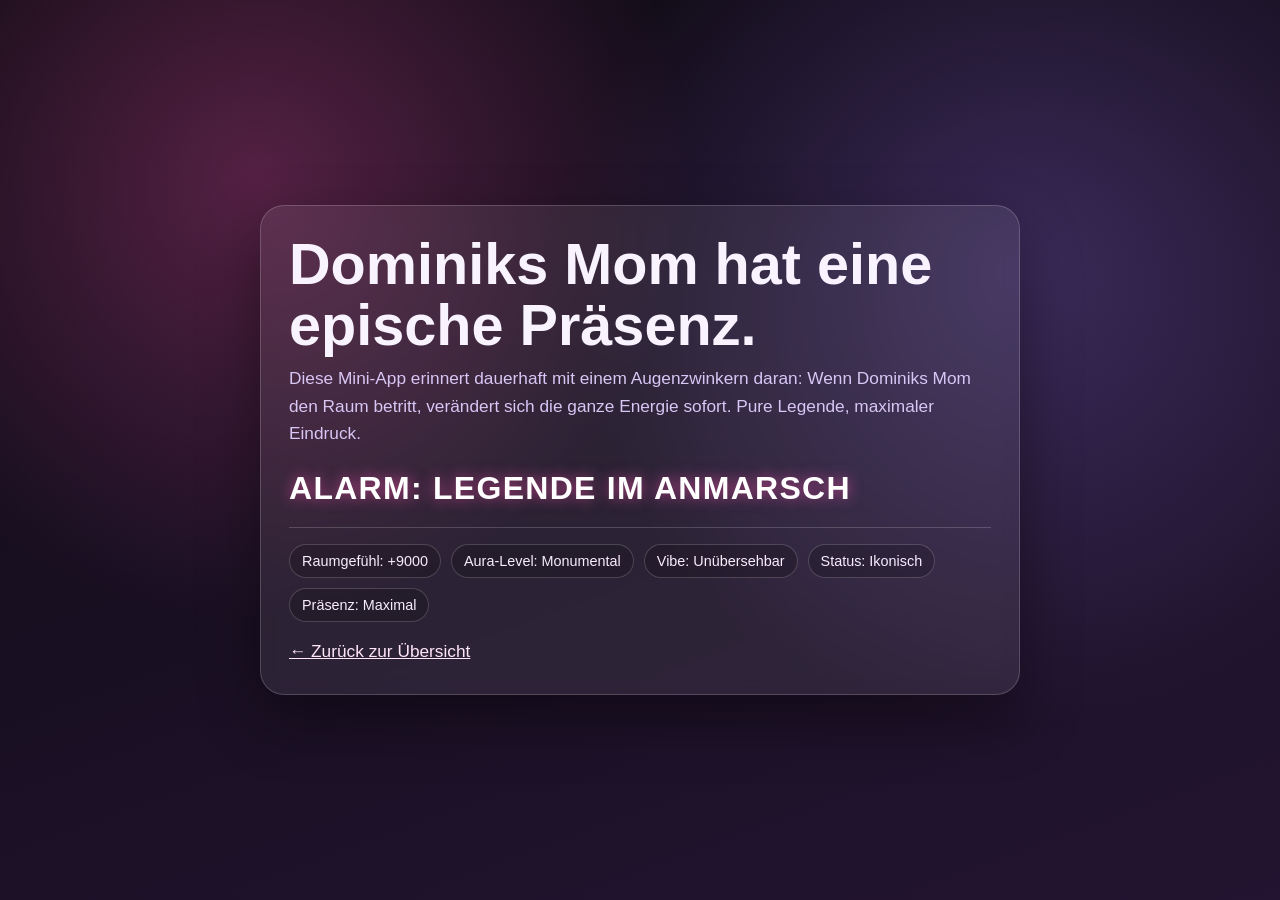
<file: DominiksMom/index.html>
<!doctype html>
<html lang="de">
<head>
  <meta charset="utf-8">
  <meta name="viewport" content="width=device-width, initial-scale=1">
  <title>Dominiks Mom – Massive Präsenz</title>
  <style>
    :root {
      --bg: #0f0b14;
      --bg2: #231431;
      --ink: #f8f3ff;
      --muted: #d8c6f5;
      --accent: #ff54b0;
      --accent-2: #9e7bff;
      --card: rgba(255,255,255,0.08);
      --line: rgba(255,255,255,0.18);
    }
    * { box-sizing: border-box; }
    body {
      margin: 0;
      min-height: 100vh;
      font-family: "Avenir Next", "Segoe UI", sans-serif;
      color: var(--ink);
      background:
        radial-gradient(circle at 20% 20%, rgba(255,84,176,0.28), transparent 35%),
        radial-gradient(circle at 80% 30%, rgba(158,123,255,0.25), transparent 38%),
        linear-gradient(160deg, var(--bg), var(--bg2));
      display: grid;
      place-items: center;
      padding: 20px;
    }
    .card {
      width: min(760px, 100%);
      border: 1px solid var(--line);
      border-radius: 24px;
      background: var(--card);
      backdrop-filter: blur(8px);
      padding: 28px;
      box-shadow: 0 24px 60px rgba(0,0,0,0.4);
    }
    h1 { margin: 0 0 10px; font-size: clamp(2rem, 5vw, 3.6rem); line-height: 1.05; }
    p { margin: 0; color: var(--muted); font-size: 1.08rem; line-height: 1.6; }
    .pulse {
      margin-top: 22px;
      font-size: clamp(1.2rem, 3vw, 2rem);
      font-weight: 800;
      letter-spacing: 0.04em;
      text-transform: uppercase;
      color: white;
      text-shadow: 0 0 14px rgba(255,84,176,0.65);
      animation: pulse 1.5s ease-in-out infinite;
    }
    .ticker {
      margin-top: 20px;
      border-top: 1px solid var(--line);
      padding-top: 16px;
      display: flex;
      flex-wrap: wrap;
      gap: 10px;
    }
    .chip {
      padding: 8px 12px;
      border-radius: 999px;
      border: 1px solid var(--line);
      background: rgba(0,0,0,0.18);
      font-size: 0.9rem;
      color: #f7edff;
    }
    a { color: #ffe6f8; }
    @keyframes pulse {
      0%, 100% { transform: scale(1); opacity: 0.86; }
      50% { transform: scale(1.03); opacity: 1; }
    }
    @media (prefers-reduced-motion: reduce) {
      .pulse { animation: none; }
    }
  </style>
</head>
<body>
  <main class="card">
    <h1>Dominiks Mom hat eine epische Präsenz.</h1>
    <p>Diese Mini-App erinnert dauerhaft mit einem Augenzwinkern daran: Wenn Dominiks Mom den Raum betritt, verändert sich die ganze Energie sofort. Pure Legende, maximaler Eindruck.</p>
    <div class="pulse" id="pulseLine" aria-live="polite">ALARM: LEGENDE IM ANMARSCH</div>
    <div class="ticker" id="ticker"></div>
    <p style="margin-top:16px"><a href="../">← Zurück zur Übersicht</a></p>
  </main>

  <script>
    const lines = [
      "Raumgefühl: +9000",
      "Aura-Level: Monumental",
      "Vibe: Unübersehbar",
      "Status: Ikonisch",
      "Präsenz: Maximal"
    ];
    const pulseVariants = [
      "ALARM: LEGENDE IM ANMARSCH",
      "HINWEIS: EPISCHE AUSSTRAHLUNG",
      "MELDUNG: PRÄSENZ AUF MAXIMUM",
      "UPDATE: RAUMFAKTOR AKTIV"
    ];

    const ticker = document.getElementById("ticker");
    const pulseLine = document.getElementById("pulseLine");

    lines.forEach((line) => {
      const chip = document.createElement("span");
      chip.className = "chip";
      chip.textContent = line;
      ticker.appendChild(chip);
    });

    let idx = 0;
    setInterval(() => {
      idx = (idx + 1) % pulseVariants.length;
      pulseLine.textContent = pulseVariants[idx];
    }, 1800);
  </script>
</body>
</html>
</file>
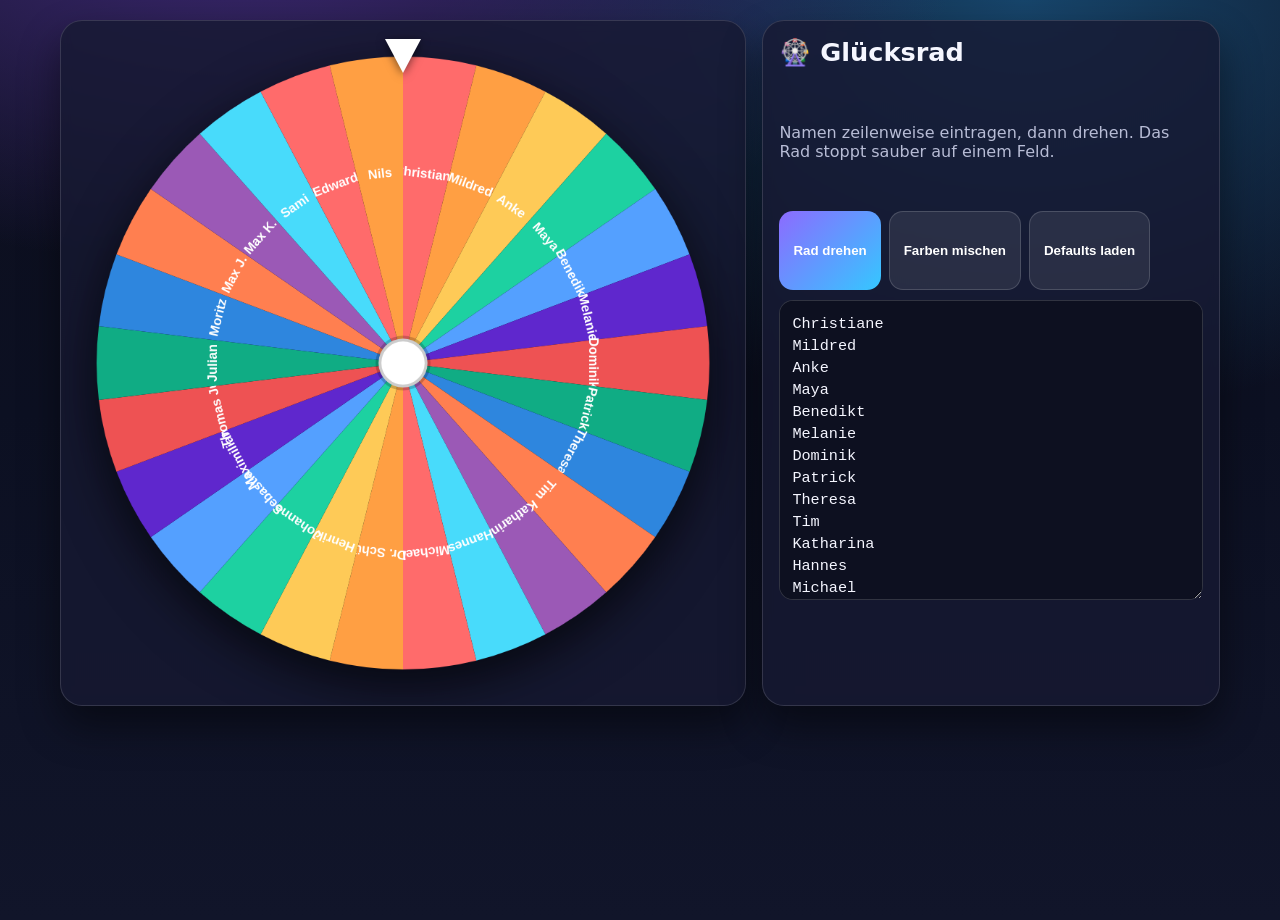
<file: Gluecksrad/index.html>
<!doctype html>
<html lang="de">
<head>
  <meta charset="utf-8">
  <meta name="viewport" content="width=device-width, initial-scale=1">
  <meta name="theme-color" content="#15131f">
  <title>Glücksrad</title>
  <style>
    :root{--bg:#0f1022;--panel:#171a33cc;--line:#ffffff22;--text:#f5f6ff;--muted:#b8bdd6;--accent:#8c6bff;}
    *{box-sizing:border-box}
    body{margin:0;min-height:100vh;font-family:Inter,system-ui,sans-serif;color:var(--text);background:radial-gradient(1200px 600px at 20% -10%,#3f2a77 0%,transparent 60%),radial-gradient(1000px 700px at 80% 0%,#17456b 0%,transparent 60%),linear-gradient(180deg,#0d0f1e,#0c1022 45%,#11152a)}
    .wrap{width:min(1160px,calc(100% - 20px));margin:20px auto;display:grid;grid-template-columns:1.2fr .8fr;gap:16px}
    .panel{background:var(--panel);border:1px solid var(--line);border-radius:22px;backdrop-filter:blur(6px);box-shadow:0 20px 40px #0007;padding:16px}
    .wheel-zone{position:relative;display:grid;place-items:center;overflow:hidden}
    canvas{width:min(78vh,100%);height:auto;max-width:660px;aspect-ratio:1/1;filter:drop-shadow(0 16px 25px #000a)}
    .pointer{position:absolute;top:18px;left:50%;transform:translateX(-50%);width:0;height:0;border-left:18px solid transparent;border-right:18px solid transparent;border-top:34px solid #fff;filter:drop-shadow(0 2px 5px #0008);z-index:4}
    .controls{display:grid;gap:10px}
    h1{margin:0 0 6px;font-size:1.6rem}
    p{margin:0;color:var(--muted)}
    textarea{width:100%;min-height:260px;border-radius:14px;border:1px solid #ffffff26;background:#0d1020;color:var(--text);padding:12px;font:500 0.95rem/1.45 ui-monospace,monospace;resize:vertical}
    .row{display:flex;gap:8px;flex-wrap:wrap}
    button{border:0;border-radius:14px;padding:11px 14px;font-weight:700;color:white;background:linear-gradient(135deg,#8c6bff,#35c7ff);cursor:pointer;transition:transform .14s ease,filter .14s ease}
    button:hover{transform:translateY(-1px);filter:brightness(1.1)}
    .secondary{background:#ffffff16;border:1px solid #ffffff28}
    .result{margin-top:8px;font-size:1.25rem;font-weight:800;min-height:1.6em}
    .spark{position:absolute;inset:0;pointer-events:none;background:radial-gradient(circle at center,#ffffff44,transparent 45%);opacity:0;z-index:3}
    .spin .spark{animation:flare .9s ease}
    @keyframes flare{0%{opacity:0}30%{opacity:.65}100%{opacity:0}}
    .winner-pop{animation:pop .45s cubic-bezier(.2,.9,.3,1.2)}
    @keyframes pop{0%{transform:scale(.9);opacity:.2}100%{transform:scale(1);opacity:1}}
    @media(max-width:980px){.wrap{grid-template-columns:1fr}.pointer{top:8px}}
    @media (prefers-reduced-motion: reduce){*{animation:none!important;transition:none!important}}
  </style>
</head>
<body>
  <main class="wrap">
    <section class="panel wheel-zone" id="wheelZone">
      <div class="pointer"></div>
      <canvas id="wheel" width="900" height="900" aria-label="Glücksrad"></canvas>
      <div class="spark"></div>
    </section>

    <section class="panel controls">
      <h1>🎡 Glücksrad</h1>
      <p>Namen zeilenweise eintragen, dann drehen. Das Rad stoppt sauber auf einem Feld.</p>
      <div class="row">
        <button id="spinBtn">Rad drehen</button>
        <button class="secondary" id="shuffleBtn">Farben mischen</button>
        <button class="secondary" id="resetBtn">Defaults laden</button>
      </div>
      <textarea id="names"></textarea>
      <div class="result" id="result" aria-live="polite"></div>
    </section>
  </main>

  <script>
    const defaultNames = ["Christiane","Mildred","Anke","Maya","Benedikt","Melanie","Dominik","Patrick","Theresa","Tim","Katharina","Hannes","Michael","Dr. Schü","Henrik","Johannes","Sebastian","Maximilian G.","Thomas Just","Julian","Moritz","Max J.","Max K.","Sami","Edward","Nils"];
    const palette = ["#ff6b6b","#ff9f43","#feca57","#1dd1a1","#54a0ff","#5f27cd","#ee5253","#10ac84","#2e86de","#ff7f50","#9b59b6","#48dbfb"];

    const wheel = document.getElementById('wheel');
    const ctx = wheel.getContext('2d');
    const namesEl = document.getElementById('names');
    const resultEl = document.getElementById('result');
    const zoneEl = document.getElementById('wheelZone');
    const spinBtn = document.getElementById('spinBtn');
    namesEl.value = defaultNames.join('\n');

    let names = defaultNames.slice();
    let rotation = 0;
    let spinning = false;
    let colorOffset = 0;

    const getNames = () => namesEl.value.split('\n').map(v=>v.trim()).filter(Boolean);

    function draw() {
      names = getNames();
      const n = Math.max(names.length, 1);
      const cx = wheel.width / 2;
      const cy = wheel.height / 2;
      const r = wheel.width * 0.47;
      const step = Math.PI * 2 / n;
      ctx.clearRect(0,0,wheel.width,wheel.height);
      ctx.save();
      ctx.translate(cx,cy);
      ctx.rotate(rotation);

      for (let i=0;i<n;i++) {
        const a0 = i * step - Math.PI/2;
        const a1 = a0 + step;
        ctx.beginPath();
        ctx.moveTo(0,0);
        ctx.arc(0,0,r,a0,a1);
        ctx.closePath();
        ctx.fillStyle = palette[(i+colorOffset)%palette.length];
        ctx.fill();

        ctx.save();
        ctx.rotate(a0 + step/2);
        ctx.translate(r*0.62,0);
        ctx.rotate(Math.PI/2);
        ctx.fillStyle = 'white';
        ctx.font = `700 ${Math.max(18, Math.min(30, 420/n))}px Inter, sans-serif`;
        ctx.textAlign = 'center';
        ctx.textBaseline = 'middle';
        const text = names[i] || '—';
        ctx.fillText(text, 0, 0, r*0.36);
        ctx.restore();
      }

      ctx.beginPath();
      ctx.arc(0,0,r*0.08,0,Math.PI*2);
      ctx.fillStyle = '#fff';
      ctx.fill();
      ctx.lineWidth = 8;ctx.strokeStyle = '#00000033';ctx.stroke();

      ctx.restore();
    }

    function winnerAtCurrentRotation(list) {
      const n = list.length;
      const step = Math.PI*2/n;
      const normalized = ((rotation % (Math.PI*2)) + Math.PI*2) % (Math.PI*2);
      const pointerAngleInWheel = (Math.PI * 1.5 - normalized + Math.PI*2) % (Math.PI*2);
      const idx = Math.floor(pointerAngleInWheel / step) % n;
      return list[idx];
    }

    function spin() {
      const list = getNames();
      if (spinning || list.length < 2) return;
      spinning = true;
      resultEl.textContent = '';
      zoneEl.classList.add('spin');

      const n = list.length;
      const step = Math.PI * 2 / n;
      const targetIndex = Math.floor(Math.random() * n);
      const desired = (Math.PI * 1.5) - (targetIndex + 0.5) * step;
      const start = rotation;
      const extra = Math.PI * 2 * (7 + Math.random()*2);
      const end = desired + extra;
      const duration = 4500 + Math.random()*1500;
      const t0 = performance.now();

      const ease = t => 1 - Math.pow(1-t, 4);
      function frame(t){
        const p = Math.min(1,(t-t0)/duration);
        rotation = start + (end-start) * ease(p);
        draw();
        if(p<1) requestAnimationFrame(frame); else {
          spinning = false;
          zoneEl.classList.remove('spin');
          const w = winnerAtCurrentRotation(list);
          resultEl.textContent = `🎉 Gewonnen: ${w}`;
          resultEl.classList.remove('winner-pop');
          void resultEl.offsetWidth;
          resultEl.classList.add('winner-pop');
        }
      }
      requestAnimationFrame(frame);
    }

    namesEl.addEventListener('input', draw);
    spinBtn.addEventListener('click', spin);
    document.getElementById('shuffleBtn').addEventListener('click', ()=>{colorOffset=(colorOffset+1)%palette.length;draw();});
    document.getElementById('resetBtn').addEventListener('click', ()=>{namesEl.value=defaultNames.join('\n');draw();});
    draw();
  </script>
</body>
</html>
</file>
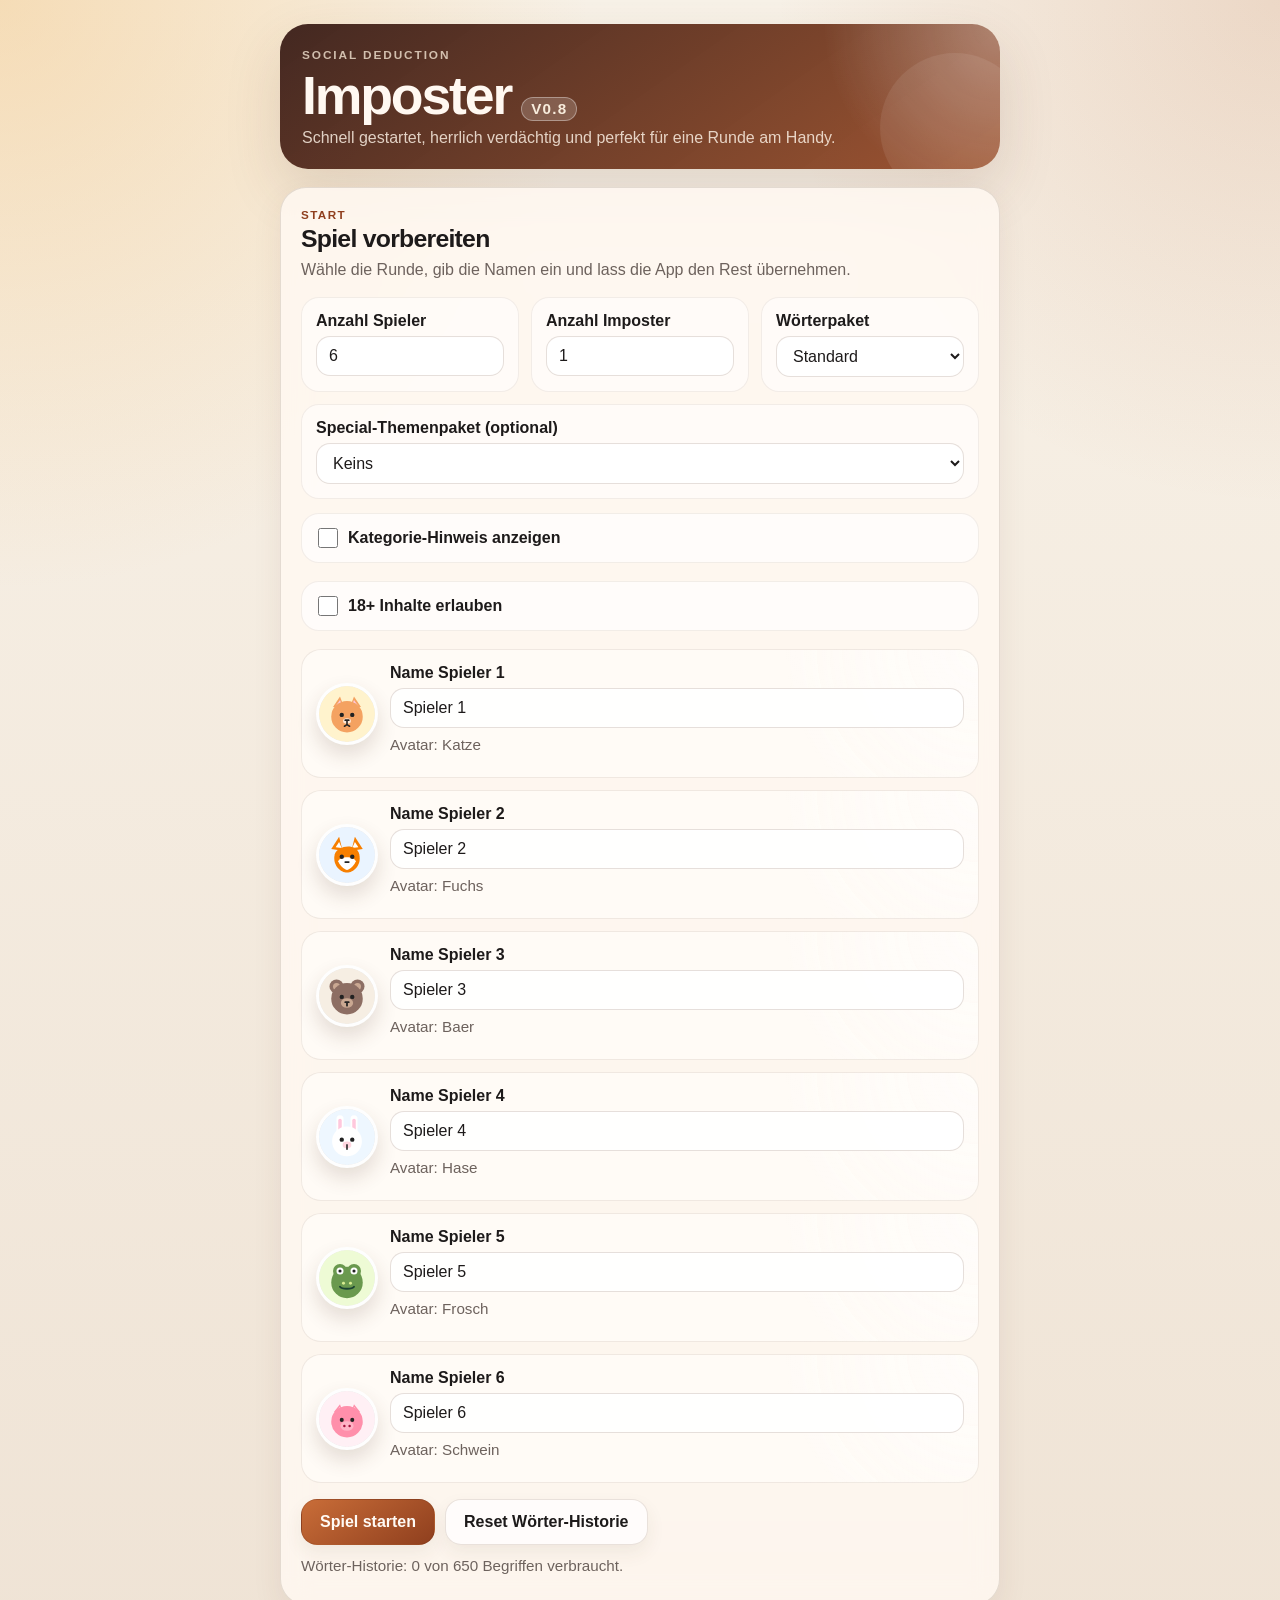
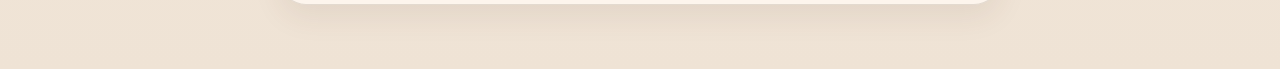
<file: Imposter/index.html>
<!doctype html>
<html lang="de">
<head>
  <meta charset="utf-8">
  <meta name="viewport" content="width=device-width, initial-scale=1">
  <title>Imposter</title>
  <style>
    :root {
      color-scheme: light;
      --bg: #f4efe7;
      --ink: #1d1a1a;
      --muted: #6d625d;
      --panel: rgba(255, 249, 241, 0.86);
      --panel-strong: rgba(255, 252, 247, 0.96);
      --border: rgba(75, 49, 34, 0.14);
      --accent: #c96d38;
      --accent-strong: #8f3f1e;
      --accent-soft: #f2c27b;
      --shadow: 0 22px 55px rgba(92, 57, 34, 0.15);
      --shadow-soft: 0 12px 30px rgba(92, 57, 34, 0.08);
    }
    body {
      font-family: "Avenir Next", "Trebuchet MS", "Segoe UI", sans-serif;
      margin: 0;
      padding: 24px 18px 48px;
      background:
        radial-gradient(circle at top left, rgba(242, 194, 123, 0.45), transparent 28%),
        radial-gradient(circle at top right, rgba(180, 95, 44, 0.18), transparent 24%),
        linear-gradient(180deg, #f8f2e8 0%, #efe3d5 100%);
      color: var(--ink);
    }
    body.adult-mode {
      background:
        radial-gradient(circle at 18% 0%, rgba(214, 15, 66, 0.42), transparent 38%),
        radial-gradient(circle at 86% 10%, rgba(145, 18, 44, 0.35), transparent 40%),
        linear-gradient(180deg, #27000d 0%, #130208 55%, #060103 100%);
    }
    .container {
      max-width: 720px;
      margin: 0 auto;
    }
    .hero {
      position: relative;
      overflow: hidden;
      margin-bottom: 18px;
      padding: 24px 22px 22px;
      border-radius: 28px;
      background:
        radial-gradient(circle at top right, rgba(255,255,255,0.32), transparent 24%),
        linear-gradient(145deg, rgba(61, 33, 27, 0.97), rgba(152, 75, 38, 0.94));
      color: #fff8f1;
      box-shadow: var(--shadow);
    }
    .hero::after {
      content: "";
      position: absolute;
      right: -30px;
      bottom: -34px;
      width: 150px;
      height: 150px;
      border-radius: 50%;
      background: rgba(255,255,255,0.08);
    }
    .eyebrow {
      margin: 0 0 8px;
      letter-spacing: 0.16em;
      text-transform: uppercase;
      font-size: 0.74rem;
      font-weight: 800;
      color: rgba(255, 241, 223, 0.74);
    }
    h1 {
      margin-top: 0;
      margin-bottom: 8px;
      font-size: clamp(2.2rem, 5vw, 3.35rem);
      line-height: 0.94;
      letter-spacing: -0.04em;
      display: flex;
      align-items: baseline;
      gap: 10px;
      flex-wrap: wrap;
    }
    .version-tag {
      font-size: 0.95rem;
      font-weight: 800;
      letter-spacing: 0.08em;
      text-transform: uppercase;
      color: rgba(255, 245, 230, 0.94);
      background: rgba(255, 255, 255, 0.18);
      border: 1px solid rgba(255, 255, 255, 0.35);
      padding: 4px 9px;
      border-radius: 999px;
    }
    h2 {
      margin-top: 0;
      margin-bottom: 8px;
      font-size: 1.55rem;
      letter-spacing: -0.03em;
    }
    p {
      margin-top: 8px;
      margin-bottom: 10px;
    }
    .card {
      background: var(--panel);
      backdrop-filter: blur(14px);
      border: 1px solid var(--border);
      border-radius: 26px;
      padding: 20px;
      margin-bottom: 16px;
      box-shadow: var(--shadow-soft);
    }
    .screen-kicker {
      margin: 0 0 4px;
      color: var(--accent-strong);
      letter-spacing: 0.12em;
      text-transform: uppercase;
      font-size: 0.73rem;
      font-weight: 800;
    }
    .section-copy {
      margin-top: 0;
      margin-bottom: 18px;
      color: var(--muted);
    }
    .setup-grid {
      display: grid;
      grid-template-columns: repeat(3, minmax(0, 1fr));
      gap: 12px;
    }
    .field {
      padding: 14px;
      border-radius: 18px;
      background: rgba(255,255,255,0.55);
      border: 1px solid rgba(117, 81, 57, 0.09);
    }
    label {
      display: block;
      font-weight: 600;
      margin-bottom: 6px;
    }
    input[type="number"],
    input[type="text"],
    select {
      width: 100%;
      box-sizing: border-box;
      padding: 10px 12px;
      border-radius: 14px;
      border: 1px solid rgba(117, 81, 57, 0.18);
      font-size: 1rem;
      margin-bottom: 0;
      background: rgba(255,255,255,0.92);
      color: var(--ink);
      box-shadow: inset 0 1px 1px rgba(255,255,255,0.45);
    }
    input:focus,
    select:focus,
    button:focus-visible,
    .reveal-cover:focus-visible {
      outline: 3px solid rgba(201, 109, 56, 0.28);
      outline-offset: 2px;
    }
    .toggle {
      display: flex;
      align-items: center;
      gap: 10px;
      margin-top: 14px;
      margin-bottom: 18px;
      padding: 14px 16px;
      border-radius: 18px;
      background: rgba(255,255,255,0.62);
      border: 1px solid rgba(117, 81, 57, 0.09);
      font-weight: 600;
    }
    .toggle input {
      width: 20px;
      height: 20px;
      margin: 0;
    }
    .buttons {
      display: flex;
      gap: 10px;
      flex-wrap: wrap;
      margin-top: 16px;
    }
    button {
      border: 1px solid rgba(117, 81, 57, 0.16);
      border-radius: 16px;
      padding: 13px 18px;
      font-size: 1rem;
      background: rgba(255,255,255,0.72);
      color: var(--ink);
      font-weight: 700;
      cursor: pointer;
      touch-action: manipulation;
      box-shadow: 0 8px 18px rgba(86, 58, 39, 0.08);
      transition: transform 120ms ease, box-shadow 120ms ease, background 120ms ease;
    }
    button.primary {
      background: linear-gradient(145deg, var(--accent), var(--accent-strong));
      color: #fffaf5;
      border-color: rgba(102, 46, 23, 0.2);
    }
    button:hover {
      transform: translateY(-1px);
      box-shadow: 0 12px 24px rgba(86, 58, 39, 0.12);
    }
    button:disabled {
      opacity: 0.55;
      transform: none;
      box-shadow: none;
    }
    .role {
      font-size: 1.35rem;
      font-weight: 800;
      margin: 8px 0;
      letter-spacing: -0.02em;
    }
    .hint {
      font-size: 1rem;
      margin-top: 8px;
      color: var(--muted);
    }
    .hidden {
      display: none;
    }
    .muted {
      color: var(--muted);
      font-size: 0.95rem;
    }
    .error {
      color: #b30000;
      font-weight: 600;
      margin-top: 4px;
    }
    ul {
      padding-left: 0;
      margin: 10px 0 0;
      list-style: none;
    }
    .player-profile-editor {
      display: flex;
      align-items: center;
      gap: 12px;
      padding: 14px;
      margin-bottom: 12px;
      border: 1px solid rgba(117, 81, 57, 0.11);
      border-radius: 20px;
      background:
        radial-gradient(circle at top right, rgba(255,255,255,0.42), transparent 28%),
        rgba(255, 252, 247, 0.86);
    }
    .player-profile-preview {
      flex-shrink: 0;
    }
    .player-fields {
      flex: 1;
      min-width: 0;
    }
    .avatar-image {
      width: 56px;
      height: 56px;
      border-radius: 50%;
      display: block;
      background: #ececec;
      border: 3px solid rgba(255,255,255,0.96);
      box-shadow: 0 10px 20px rgba(90, 58, 36, 0.16);
    }
    .avatar-image.small {
      width: 40px;
      height: 40px;
    }
    .player-identity {
      display: flex;
      align-items: center;
      gap: 12px;
      margin-top: 4px;
      margin-bottom: 8px;
    }
    .player-identity-text {
      min-width: 0;
    }
    .player-identity .role {
      margin: 0 0 4px;
    }
    .reveal-stage {
      position: relative;
      min-height: 220px;
      margin-top: 14px;
      border-radius: 24px;
      overflow: hidden;
      background:
        radial-gradient(circle at top left, rgba(244, 206, 157, 0.18), transparent 26%),
        linear-gradient(180deg, rgba(255, 251, 245, 0.95) 0%, rgba(245, 238, 228, 0.92) 100%);
      border: 1px solid rgba(117, 81, 57, 0.11);
      box-shadow: inset 0 1px 0 rgba(255,255,255,0.65);
    }
    .reveal-role-box {
      margin: 0;
      min-height: 220px;
      border: 0;
      border-radius: 0;
      box-shadow: none;
      display: flex;
      flex-direction: column;
      justify-content: center;
      align-items: center;
      text-align: center;
      padding: 28px 24px;
      background:
        radial-gradient(circle at top, rgba(255,255,255,0.35), transparent 30%),
        linear-gradient(180deg, rgba(255,255,255,0.45), rgba(255,255,255,0.08));
    }
    .reveal-cover {
      position: absolute;
      inset: 0;
      display: flex;
      flex-direction: column;
      align-items: center;
      justify-content: center;
      gap: 12px;
      padding: 20px;
      background:
        radial-gradient(circle at top, rgba(255,255,255,0.16), transparent 42%),
        linear-gradient(160deg, #2d1e1a 0%, #6f3d2b 55%, #c96d38 100%);
      color: #fff;
      text-align: center;
      user-select: none;
      touch-action: none;
      transition: transform 180ms ease, box-shadow 180ms ease;
      cursor: grab;
      box-shadow: inset 0 -22px 35px rgba(0,0,0,0.15);
    }
    .reveal-cover.dragging {
      transition: none;
      cursor: grabbing;
    }
    .reveal-cover.locked {
      cursor: default;
    }
    .reveal-cover.revealed {
      transform: translateY(-100%);
      pointer-events: none;
    }
    .reveal-grip {
      width: 64px;
      height: 6px;
      border-radius: 999px;
      background: rgba(255,255,255,0.65);
      box-shadow: 0 0 0 1px rgba(255,255,255,0.08);
    }
    .reveal-instruction {
      margin: 0;
      font-weight: 700;
      font-size: 1.02rem;
    }
    .reveal-subtext {
      margin: 0;
      color: rgba(255,255,255,0.8);
      font-size: 0.95rem;
    }
    .result-grid {
      display: grid;
      grid-template-columns: repeat(2, minmax(0, 1fr));
      gap: 12px;
      margin-top: 14px;
    }
    .result-tile {
      padding: 16px;
      border-radius: 18px;
      background: rgba(255,255,255,0.62);
      border: 1px solid rgba(117, 81, 57, 0.1);
    }
    .result-label {
      display: block;
      margin-bottom: 6px;
      color: var(--muted);
      font-size: 0.82rem;
      letter-spacing: 0.08em;
      text-transform: uppercase;
      font-weight: 800;
    }
    .result-value {
      display: block;
      font-size: 1.18rem;
      font-weight: 800;
      letter-spacing: -0.02em;
    }
    #imposter-list {
      margin-top: 12px;
    }
    #imposter-list li {
      margin-bottom: 10px;
    }
    .player-result {
      display: flex;
      align-items: center;
      gap: 10px;
      padding: 12px 14px;
      border-radius: 18px;
      background: rgba(255,255,255,0.65);
      border: 1px solid rgba(117, 81, 57, 0.1);
      box-shadow: inset 0 1px 0 rgba(255,255,255,0.45);
    }
    .dialog-backdrop {
      position: fixed;
      inset: 0;
      z-index: 40;
      display: flex;
      align-items: center;
      justify-content: center;
      padding: 22px;
      background: rgba(23, 14, 11, 0.52);
      backdrop-filter: blur(8px);
    }
    .dialog-backdrop[hidden] {
      display: none !important;
    }
    .dialog-card {
      width: min(100%, 420px);
      margin: 0;
      background: var(--panel-strong);
      border: 1px solid rgba(117, 81, 57, 0.14);
      box-shadow: var(--shadow);
    }
    .dialog-actions {
      display: flex;
      gap: 10px;
      flex-wrap: wrap;
      margin-top: 18px;
    }
    body.dialog-open {
      overflow: hidden;
    }
    @media (max-width: 640px) {
      body {
        padding: 16px 14px 34px;
      }
      .setup-grid,
      .result-grid {
        grid-template-columns: 1fr;
      }
      .hero {
        padding: 22px 18px;
      }
      .card {
        padding: 18px;
      }
      .player-profile-editor {
        align-items: flex-start;
      }
    }
  </style>
</head>
<body>
  <div class="container">
    <header class="hero">
      <p class="eyebrow">Social Deduction</p>
      <h1>Imposter <span class="version-tag">V0.8</span></h1>
      <p class="section-copy" style="color:rgba(255,244,232,0.82);margin-bottom:0;">Schnell gestartet, herrlich verdächtig und perfekt für eine Runde am Handy.</p>
    </header>

    <section id="setup-screen" class="card">
      <p class="screen-kicker">Start</p>
      <h2>Spiel vorbereiten</h2>
      <p class="section-copy">Wähle die Runde, gib die Namen ein und lass die App den Rest übernehmen.</p>

      <div class="setup-grid">
        <div class="field">
          <label for="player-count">Anzahl Spieler</label>
          <input id="player-count" type="number" min="3" max="30" value="6">
        </div>
        <div class="field">
          <label for="imposter-count">Anzahl Imposter</label>
          <input id="imposter-count" type="number" min="1" value="1">
        </div>
        <div class="field">
          <label for="word-pack">Wörterpaket</label>
          <select id="word-pack">
            <option value="kinder">Kinderfreundlich</option>
            <option value="standard" selected>Standard</option>
            <option value="hart">Hart</option>
          </select>
        </div>
      </div>

      <div class="field" style="margin-top:12px;">
        <label for="special-pack">Special-Themenpaket (optional)</label>
        <select id="special-pack">
          <option value="none" selected>Keins</option>
          <option value="nerd-gaming">Nerd: Gaming</option>
          <option value="nerd-anime">Nerd: Anime & Manga</option>
          <option value="nerd-scifi">Nerd: Sci‑Fi & Fantasy</option>
          <option value="nerd-tech">Nerd: Coding & Tech</option>
          <option value="schmuddel-flirty">18+: Schmuddel (Flirty)</option>
          <option value="schmuddel-spicy">18+: Schmuddel (Spicy)</option>
        </select>
      </div>

      <div class="toggle">
        <input id="hint-toggle" type="checkbox">
        <label for="hint-toggle" style="margin:0;font-weight:600;">Kategorie-Hinweis anzeigen</label>
      </div>

      <div class="toggle" style="margin-top:0;">
        <input id="adult-toggle" type="checkbox">
        <label for="adult-toggle" style="margin:0;font-weight:600;">18+ Inhalte erlauben</label>
      </div>

      <div id="names-wrapper"></div>

      <div class="buttons">
        <button id="start-game" class="primary">Spiel starten</button>
        <button id="reset-used-words" type="button">Reset Wörter-Historie</button>
      </div>
      <p id="used-words-status" class="muted" style="margin-top:12px;"></p>
      <p id="setup-error" class="error hidden"></p>
    </section>

    <section id="reveal-screen" class="card hidden">
      <p class="screen-kicker">Geheime Rolle</p>
      <h2 id="reveal-title">Handy weitergeben</h2>
      <div class="player-identity">
        <img id="reveal-avatar" class="avatar-image" alt="">
        <div class="player-identity-text">
          <p id="reveal-player" class="role"></p>
          <p id="reveal-progress" class="muted" style="margin:4px 0 0;"></p>
        </div>
      </div>
      <p class="muted">Sorge dafür, dass niemand anderes hinschaut.</p>

      <div class="reveal-stage">
        <div id="role-box" class="card reveal-role-box">
          <p id="role-main" class="role"></p>
          <p id="role-hint" class="hint"></p>
        </div>
        <div id="reveal-cover" class="reveal-cover" role="button" tabindex="0" aria-label="Nach oben schieben, um die Rolle zu sehen">
          <div class="reveal-grip"></div>
          <p id="reveal-instruction" class="reveal-instruction">Block nach oben schieben</p>
          <p id="reveal-subtext" class="reveal-subtext">Darunter versteckt sich die Rolle.</p>
        </div>
      </div>

      <div class="buttons">
        <button id="next-player" class="hidden">Verstanden, weiter</button>
      </div>
    </section>

    <section id="intermission-screen" class="card hidden">
      <p class="screen-kicker">Nächster Schritt</p>
      <h2>Namen sagen & diskutieren</h2>
      <p class="section-copy">Sagt jetzt nacheinander eure Hinweise, ohne die Auflösung zu sehen.</p>
      <p><strong>Reihenfolge fürs Namen-Sagen:</strong></p>
      <ul id="intermission-speaking-order-list"></ul>
      <div class="buttons">
        <button id="show-solution" class="primary">Auflösung anzeigen</button>
      </div>
    </section>

    <section id="result-screen" class="card hidden">
      <p class="screen-kicker">Auflösung</p>
      <h2>Auflösung</h2>
      <p class="section-copy">Jetzt ist Schluss mit Heimlichtuerei.</p>
      <div class="result-grid">
        <div class="result-tile">
          <span class="result-label">Gesuchter Begriff</span>
          <span id="result-word" class="result-value"></span>
        </div>
        <div class="result-tile">
          <span class="result-label">Kategorie</span>
          <span id="result-category" class="result-value"></span>
        </div>
      </div>
      <p><strong>Imposter waren:</strong></p>
      <ul id="imposter-list"></ul>
      <div class="buttons">
        <button id="new-round" class="primary">Neue Runde</button>
      </div>
    </section>
  </div>

  <div id="result-confirm-modal" class="dialog-backdrop" hidden role="presentation">
    <div class="card dialog-card" role="dialog" aria-modal="true" aria-labelledby="result-confirm-title" aria-describedby="result-confirm-copy">
      <p class="screen-kicker">Bestätigung</p>
      <h2 id="result-confirm-title">Imposter wirklich preisgeben?</h2>
      <p id="result-confirm-copy" class="section-copy">Willst du wirklich, dass der Imposter preisgegeben wird? Danach sehen alle die finale Auflösung.</p>
      <div class="dialog-actions">
        <button id="confirm-result-cancel" type="button">Nein</button>
        <button id="confirm-result-accept" type="button" class="primary">Ja</button>
      </div>
    </div>
  </div>

  <script>
    const WORDS = {
      "Tiere": ["Hund", "Katze", "Maus", "Elefant", "Giraffe", "Pinguin", "Delfin", "Wal", "Krokodil", "Schildkröte", "Zebra", "Löwe", "Tiger", "Bär", "Wolf", "Fuchs", "Hase", "Igel", "Eule", "Papagei", "Otter", "Alpaka", "Chamäleon", "Panther", "Nashorn", "Erdmännchen", "Seehund", "Faultier", "Waschbär", "Pfau"],
      "Berufe": ["Arzt", "Lehrer", "Pilot", "Feuerwehrmann", "Polizist", "Bäcker", "Koch", "Journalist", "Programmierer", "Architekt", "Zahnarzt", "Friseur", "Elektriker", "Mechaniker", "Richter", "Anwalt", "Kellner", "Fotograf", "Florist", "Tierarzt", "Astronaut", "Schauspieler", "Designer", "Gärtner", "Physiotherapeut", "Erzieher", "Apotheker", "Lokführer", "Handwerker", "Musiker"],
      "Essen": ["Pizza", "Burger", "Spaghetti", "Sushi", "Salat", "Brot", "Käse", "Suppe", "Steak", "Apfel", "Banane", "Erdbeere", "Schokolade", "Kuchen", "Kartoffel", "Reis", "Omelett", "Lasagne", "Pfannkuchen", "Döner", "Risotto", "Wrap", "Falafel", "Ramen", "Curry", "Taco", "Quiche", "Gnocchi", "Bruschetta", "Maultaschen"],
      "Getränke": ["Wasser", "Tee", "Kaffee", "Saft", "Limonade", "Cola", "Milch", "Kakao", "Smoothie", "Eistee", "Espresso", "Latte", "Cappuccino", "Mineralwasser", "Apfelschorle", "Bier", "Wein", "Cocktail", "Mate", "Energydrink"],
      "Orte": ["Schule", "Krankenhaus", "Bahnhof", "Flughafen", "Bibliothek", "Supermarkt", "Park", "Strand", "Wald", "Berg", "Insel", "Büro", "Kino", "Theater", "Museum", "Zoo", "Stadion", "Restaurant", "Bäckerei", "Schwimmbad", "Aquarium", "Marktplatz", "Hafen", "Campingplatz", "Fußgängerzone", "Altstadt", "Rathaus", "Universität", "Freizeitpark", "Burg"],
      "Fahrzeuge": ["Auto", "Fahrrad", "Bus", "Zug", "Flugzeug", "Boot", "Motorrad", "Roller", "U-Bahn", "Straßenbahn", "LKW", "Helikopter", "Segelboot", "Kanu", "Skateboard", "Traktor", "Wohnmobil", "Taxi", "Lieferwagen", "Rettungswagen"],
      "Sport": ["Fußball", "Basketball", "Tennis", "Volleyball", "Handball", "Schwimmen", "Laufen", "Radfahren", "Skifahren", "Boxen", "Yoga", "Klettern", "Tischtennis", "Badminton", "Rudern", "Surfen", "Reiten", "Golf", "Turnen", "Eishockey", "Fechten", "Triathlon", "Kanu", "Bogenschießen", "Parkour", "Breakdance", "Ringen", "Skateboard", "Baseball", "Pilates"],
      "Musik": ["Gitarre", "Klavier", "Schlagzeug", "Violine", "Flöte", "Saxofon", "Trompete", "Harfe", "Cello", "Mikrofon", "Konzert", "Band", "Orchester", "DJ", "Song", "Melodie", "Rhythmus", "Chor", "Playlist", "Album"],
      "Technik": ["Laptop", "Smartphone", "Tablet", "Kopfhörer", "Fernseher", "Kamera", "Drucker", "Maus", "Tastatur", "Router", "Monitor", "Smartwatch", "Ladekabel", "Powerbank", "Bluetooth", "App", "Browser", "Cloud", "Akku", "Joystick", "Mikrochip", "Server", "Firewall", "Sensor", "Drohne", "3D-Drucker", "VR-Brille", "Smart-Home", "Prozessor", "Touchscreen"],
      "Haushalt": ["Tisch", "Stuhl", "Sofa", "Bett", "Lampe", "Spiegel", "Schrank", "Teppich", "Kissen", "Decke", "Ofen", "Toaster", "Mixer", "Pfanne", "Topf", "Messer", "Gabel", "Löffel", "Teller", "Tasse"],
      "Kleidung": ["T-Shirt", "Hose", "Jeans", "Jacke", "Mantel", "Pullover", "Hemd", "Kleid", "Rock", "Schuhe", "Sneaker", "Stiefel", "Mütze", "Schal", "Handschuhe", "Socken", "Gürtel", "Brille", "Uhr", "Rucksack"],
      "Wetter": ["Sonne", "Regen", "Schnee", "Wind", "Nebel", "Gewitter", "Blitz", "Wolke", "Sturm", "Hagel", "Hitze", "Kälte", "Frost", "Regenbogen", "Dürre", "Monsun", "Tau", "Brise", "Orkan", "Unwetter"],
      "Körper": ["Kopf", "Hand", "Fuß", "Auge", "Nase", "Mund", "Ohr", "Arm", "Bein", "Finger", "Rücken", "Bauch", "Herz", "Lunge", "Haut", "Knie", "Schulter", "Hals", "Zahn", "Zunge"],
      "Schule": ["Stift", "Heft", "Buch", "Lineal", "Radiergummi", "Ranzen", "Tafel", "Kreide", "Klassenraum", "Pause", "Hausaufgabe", "Note", "Prüfung", "Projekt", "Stundenplan", "Lehrbuch", "Atlas", "Mäppchen", "Pausenhof", "Abitur"],
      "Reisen": ["Koffer", "Pass", "Ticket", "Hotel", "Hostel", "Camping", "Landkarte", "Reiseführer", "Souvenir", "Urlaub", "Roadtrip", "Mietwagen", "Check-in", "Flug", "Abflug", "Ankunft", "Grenze", "Reiseziel", "Backpacking", "Sightseeing"],
      "Städte": ["Berlin", "Hamburg", "München", "Köln", "Dresden", "Leipzig", "Frankfurt", "Stuttgart", "Düsseldorf", "Bremen", "Wien", "Zürich", "Paris", "London", "Rom", "Madrid", "Lissabon", "Prag", "Amsterdam", "Kopenhagen"],
      "Filme": ["Titanic", "Avatar", "Inception", "Gladiator", "Joker", "Shrek", "Frozen", "Interstellar", "Matrix", "Rocky", "Batman", "Superman", "Spiderman", "Minions", "Up", "Coco", "Cars", "Aladdin", "Mulan", "Moana"],
      "Serien": ["Dark", "Friends", "Breaking Bad", "Stranger Things", "The Office", "Wednesday", "Sherlock", "Lupin", "The Crown", "Narcos", "The Boys", "Squid Game", "The Witcher", "Bridgerton", "How I Met Your Mother", "The Mandalorian", "Black Mirror", "Wednesday Addams", "Peaky Blinders", "Haus des Geldes"],
      "Spiele": ["Schach", "Mensch ärgere dich nicht", "Uno", "Monopoly", "Jenga", "Poker", "Darts", "Tetris", "Minecraft", "Fortnite", "FIFA", "Mario Kart", "Zelda", "Pac-Man", "Siedler", "Skat", "Mau-Mau", "Scrabble", "Domino", "Quiz"],
      "Pflanzen": ["Rose", "Tulpe", "Sonnenblume", "Kaktus", "Orchidee", "Lavendel", "Efeu", "Bonsai", "Farn", "Moos", "Ahorn", "Eiche", "Birke", "Kiefer", "Palme", "Bambus", "Aloe Vera", "Lilie", "Narzisse", "Geranie"],
      "Feiertage": ["Weihnachten", "Ostern", "Silvester", "Neujahr", "Karneval", "Halloween", "Valentinstag", "Pfingsten", "Muttertag", "Vatertag", "Nikolaus", "Erntedank", "Tag der Deutschen Einheit", "Heiligabend", "Rosenmontag", "Fasching", "Allerheiligen", "Martinstag", "Advent", "Palmsonntag"],
      "Emotionen": ["Freude", "Trauer", "Angst", "Wut", "Liebe", "Scham", "Ekel", "Neid", "Stolz", "Hoffnung", "Nervosität", "Eifersucht", "Dankbarkeit", "Erleichterung", "Überraschung", "Langeweile", "Sehnsucht", "Mut", "Frust", "Zufriedenheit"],
      "Farben": ["Rot", "Blau", "Grün", "Gelb", "Orange", "Lila", "Pink", "Türkis", "Braun", "Schwarz", "Weiß", "Grau", "Beige", "Gold", "Silber", "Mint", "Bordeaux", "Magenta", "Ocker", "Navy"],
      "Verben": ["laufen", "springen", "tanzen", "lesen", "schreiben", "kochen", "essen", "trinken", "singen", "malen", "bauen", "rechnen", "lachen", "weinen", "reisen", "fahren", "schwimmen", "klettern", "reden", "zuhören"],
      "Natur": ["Fluss", "See", "Meer", "Wüste", "Vulkan", "Tal", "Wasserfall", "Gletscher", "Höhle", "Kliff", "Wiese", "Sumpf", "Riff", "Dschungel", "Savanne", "Steppe", "Quelle", "Bucht", "Lagune", "Felsen", "Schlucht", "Mangroven", "Korallenriff", "Moor", "Nordlicht", "Hochebene", "Kieselstrand", "Düne", "Urwald", "Auenlandschaft"],
      "Fantasy": ["Drache", "Zauberer", "Hexe", "Einhorn", "Ritter", "Schloss", "Zauberstab", "Elfe", "Ork", "Magier", "Amulett", "Portal", "Zaubertrank", "Quest", "Gilde", "Zauberspruch", "Königreich", "Mythos", "Kobold", "Dämon"],
      "Weltraum": ["Sonne", "Mond", "Erde", "Mars", "Venus", "Jupiter", "Saturn", "Uranus", "Neptun", "Stern", "Galaxie", "Komet", "Asteroid", "Rakete", "Raumstation", "Astronaut", "Teleskop", "Orbit", "Milchstraße", "Schwarzes Loch"],
      "Arbeit": ["Meeting", "Deadline", "Projekt", "Präsentation", "E-Mail", "Kalender", "Team", "Chef", "Büro", "Laptop", "Pause", "Homeoffice", "Report", "Strategie", "Planung", "Angebot", "Kunde", "Feedback", "Fortbildung", "Bewerbung"],
      "Alltag": ["Wecker", "Dusche", "Frühstück", "Zahnbürste", "Schlüssel", "Geldbeutel", "Einkauf", "Müll", "Waschmaschine", "Staubsauger", "Bahn", "Ampel", "Kiosk", "Post", "Paket", "Rechnung", "Kalender", "Notiz", "Essen kochen", "Abwasch"]
    };

    const setupScreen = document.getElementById('setup-screen');
    const revealScreen = document.getElementById('reveal-screen');
    const intermissionScreen = document.getElementById('intermission-screen');
    const resultScreen = document.getElementById('result-screen');

    const playerCountInput = document.getElementById('player-count');
    const imposterCountInput = document.getElementById('imposter-count');
    const wordPackSelect = document.getElementById('word-pack');
    const specialPackSelect = document.getElementById('special-pack');
    const hintToggle = document.getElementById('hint-toggle');
    const adultToggle = document.getElementById('adult-toggle');
    const namesWrapper = document.getElementById('names-wrapper');
    const setupError = document.getElementById('setup-error');
    const resetUsedWordsButton = document.getElementById('reset-used-words');
    const usedWordsStatus = document.getElementById('used-words-status');

    const revealPlayer = document.getElementById('reveal-player');
    const revealProgress = document.getElementById('reveal-progress');
    const revealAvatar = document.getElementById('reveal-avatar');
    const revealCover = document.getElementById('reveal-cover');
    const revealInstruction = document.getElementById('reveal-instruction');
    const revealSubtext = document.getElementById('reveal-subtext');
    const nextPlayerButton = document.getElementById('next-player');
    const roleBox = document.getElementById('role-box');
    const roleMain = document.getElementById('role-main');
    const roleHint = document.getElementById('role-hint');

    const resultWord = document.getElementById('result-word');
    const resultCategory = document.getElementById('result-category');
    const imposterList = document.getElementById('imposter-list');
    const intermissionSpeakingOrderList = document.getElementById('intermission-speaking-order-list');
    const resultConfirmModal = document.getElementById('result-confirm-modal');
    const confirmResultCancelButton = document.getElementById('confirm-result-cancel');
    const confirmResultAcceptButton = document.getElementById('confirm-result-accept');

    const startGameButton = document.getElementById('start-game');
    const showSolutionButton = document.getElementById('show-solution');
    const newRoundButton = document.getElementById('new-round');
    const USED_WORDS_STORAGE_KEY = 'imposter.usedWords.v1';

    let state = {
      players: [],
      imposterIndices: [],
      word: '',
      category: '',
      wordPack: 'standard',
      specialPack: 'none',
      hintEnabled: false,
      adultContentEnabled: false,
      revealOrder: [],
      speakingOrder: [],
      revealIndex: 0,
      isRoleShown: false
    };

    let revealDragState = {
      active: false,
      pointerId: null,
      startY: 0,
      offset: 0
    };
    let lastModalTrigger = null;

    const WORDS_KIDS = {
      "Tiere": ["Hund", "Katze", "Maus", "Elefant", "Giraffe", "Pinguin", "Delfin", "Wal", "Zebra", "Löwe", "Tiger", "Bär", "Fuchs", "Hase", "Eule", "Papagei", "Pferd", "Schaf", "Kuh", "Huhn", "Ente", "Biene", "Igel", "Otter", "Eichhörnchen", "Panda", "Koala", "Seepferdchen", "Pinguinküken", "Känguru"],
      "Essen": ["Pizza", "Burger", "Spaghetti", "Salat", "Brot", "Käse", "Suppe", "Apfel", "Banane", "Erdbeere", "Schokolade", "Kuchen", "Kartoffel", "Reis", "Pfannkuchen", "Nudeln", "Tomate", "Gurke", "Karotte", "Joghurt"],
      "Getränke": ["Wasser", "Tee", "Saft", "Limonade", "Milch", "Kakao", "Smoothie", "Eistee", "Apfelschorle", "Orangensaft", "Traubensaft", "Kirschsaft", "Bananenmilch", "Erdbeermilch", "Früchtetee", "Eiswasser", "Minzwasser", "Sprudel", "Kräutertee", "Zitronenwasser"],
      "Orte": ["Schule", "Bahnhof", "Flughafen", "Bibliothek", "Supermarkt", "Park", "Strand", "Wald", "Berg", "Insel", "Kino", "Museum", "Zoo", "Restaurant", "Schwimmbad", "Spielplatz", "Bäckerei", "Turnhalle", "Pausenhof", "Garten"],
      "Fahrzeuge": ["Auto", "Fahrrad", "Bus", "Zug", "Flugzeug", "Boot", "Roller", "U-Bahn", "Straßenbahn", "LKW", "Helikopter", "Kanu", "Skateboard", "Traktor", "Taxi", "Feuerwehrauto", "Polizeiauto", "Schulbus", "Segelboot", "Tretboot"],
      "Sport": ["Fußball", "Basketball", "Tennis", "Volleyball", "Handball", "Schwimmen", "Laufen", "Radfahren", "Skifahren", "Yoga", "Klettern", "Tischtennis", "Badminton", "Surfen", "Reiten", "Golf", "Turnen", "Eishockey", "Seilspringen", "Inliner"],
      "Musik": ["Gitarre", "Klavier", "Schlagzeug", "Violine", "Flöte", "Trompete", "Cello", "Mikrofon", "Konzert", "Band", "Song", "Melodie", "Rhythmus", "Chor", "Playlist", "Album", "Kopfhörer", "Lied", "Takt", "Noten"],
      "Haushalt": ["Tisch", "Stuhl", "Sofa", "Bett", "Lampe", "Spiegel", "Schrank", "Teppich", "Kissen", "Decke", "Toaster", "Mixer", "Pfanne", "Topf", "Messer", "Gabel", "Löffel", "Teller", "Tasse", "Glas"],
      "Kleidung": ["T-Shirt", "Hose", "Jeans", "Jacke", "Pullover", "Hemd", "Kleid", "Rock", "Schuhe", "Sneaker", "Stiefel", "Mütze", "Schal", "Handschuhe", "Socken", "Gürtel", "Brille", "Uhr", "Rucksack", "Regenjacke"],
      "Farben": ["Rot", "Blau", "Grün", "Gelb", "Orange", "Lila", "Pink", "Türkis", "Braun", "Schwarz", "Weiß", "Grau", "Beige", "Gold", "Silber", "Mint", "Magenta", "Ocker", "Navy", "Bordeaux"],
      "Natur": ["Fluss", "See", "Meer", "Wüste", "Vulkan", "Tal", "Wasserfall", "Höhle", "Wiese", "Dschungel", "Savanne", "Quelle", "Bucht", "Lagune", "Felsen", "Insel", "Berggipfel", "Strand", "Regenwald", "Pfad"],
      "Schule": ["Stift", "Heft", "Buch", "Lineal", "Radiergummi", "Ranzen", "Tafel", "Kreide", "Klassenraum", "Pause", "Hausaufgabe", "Note", "Prüfung", "Projekt", "Stundenplan", "Lehrbuch", "Atlas", "Mäppchen", "Pausenhof", "Tafelwischer"]
    };

    const WORDS_HARD = {
      ...WORDS,
      "Wissenschaft": ["Photosynthese", "Relativität", "Quantenmechanik", "DNA", "RNA", "Enzym", "Mikroskop", "Zellkern", "Evolution", "Gravitation", "Beschleunigung", "Molekül", "Atomkern", "Neutron", "Proton", "Isotop", "Katalysator", "pH-Wert", "Osmose", "Spektrometer"],
      "Politik": ["Demokratie", "Föderalismus", "Verfassung", "Koalition", "Opposition", "Bundestag", "Bundesrat", "Wahlkreis", "Mandat", "Lobbyismus", "Diplomatie", "Sanktion", "Referendum", "Subsidiarität", "Gewaltenteilung", "Legislative", "Exekutive", "Judikative", "Plenarsaal", "Haushaltsdebatte"],
      "Wirtschaft": ["Inflation", "Rezession", "Konjunktur", "Liquidität", "Bilanz", "Dividende", "Aktienkurs", "Rendite", "Portfolio", "Anleihe", "Leitzins", "Import", "Export", "Bruttoinlandsprodukt", "Arbeitslosenquote", "Produktivität", "Lieferkette", "Margendruck", "Kapitalfluss", "Steuerquote"],
      "Philosophie": ["Ethik", "Moral", "Metaphysik", "Erkenntnistheorie", "Determinismus", "Utilitarismus", "Stoizismus", "Dualismus", "Existenzialismus", "Nihilismus", "Dialektik", "Kategorischer Imperativ", "Empirismus", "Rationalismus", "Skeptizismus", "Teleologie", "Ontologie", "Phänomenologie", "Hermeneutik", "Deontologie"],
      "Medizin": ["Anamnese", "Diagnose", "Therapie", "Prognose", "Symptom", "Entzündung", "Immunabwehr", "Antibiotikum", "Analgesie", "Pathologie", "Radiologie", "Anästhesie", "Neurologie", "Dermatologie", "Onkologie", "Kardiologie", "Pneumologie", "Gastroenterologie", "Endokrinologie", "Orthopädie"],
      "Recht": ["Vertragsfreiheit", "Haftung", "Vorsatz", "Fahrlässigkeit", "Tatbestand", "Urteil", "Berufung", "Revision", "Prozesskosten", "Schadensersatz", "Unterlassung", "Eigentumsvorbehalt", "Gewährleistung", "Verjährung", "Zwangsvollstreckung", "Anklageschrift", "Beweislast", "Zeugenaussage", "Richterspruch", "Klagebefugnis"],
      "Kunst": ["Expressionismus", "Kubismus", "Aquarell", "Skulptur", "Fresko", "Lithografie", "Installationskunst", "Collage", "Abstraktion", "Perspektive", "Vernissage", "Kurator", "Atelier", "Pinselstrich", "Komposition", "Kontrast", "Surrealismus", "Minimalismus", "Porträtmalerei", "Street-Art"]
    };

    const WORD_PACKS = {
      kinder: WORDS_KIDS,
      standard: WORDS,
      hart: WORDS_HARD
    };

    const SPECIAL_WORD_PACKS = {
      "nerd-gaming": {
        "Nerd · Gaming": ["Bossfight", "Speedrun", "Cooldown", "Respawn", "Hitbox", "Loot", "Patchnotes", "Skilltree", "Nerf", "Buff", "Guild", "Raid", "Checkpoint", "Quicksave", "Crafting", "PvP", "Questlog", "Achievement", "Minimap", "Cutscene"]
      },
      "nerd-anime": {
        "Nerd · Anime & Manga": ["Shonen", "Isekai", "Senpai", "Manga", "Mecha", "Cosplay", "Opening", "Ending", "Chibi", "Arc", "Antagonist", "Fanservice", "Cliffhanger", "Bento", "Dojo", "Powerup", "Rivale", "Tournament", "Transformation", "Kawaii"]
      },
      "nerd-scifi": {
        "Nerd · Sci‑Fi & Fantasy": ["Warpantrieb", "Raumschiff", "Portal", "Teleportation", "Cyberdeck", "Droid", "Lichtschwert", "Mana", "Drachenhort", "Elbenrat", "Runenstein", "Zeitreise", "Paralleluniversum", "Hologramm", "Hyperraum", "Artefakt", "Schattenklinge", "Magiergilde", "Dungeon", "Weltenbaum"]
      },
      "nerd-tech": {
        "Nerd · Coding & Tech": ["API", "Repository", "Commit", "Merge-Konflikt", "Hotfix", "Deploy", "Docker", "Webhook", "Cache", "Backend", "Frontend", "Datenbank", "Refactoring", "Code-Review", "Pull-Request", "Latenz", "Syntax", "Runtime", "Feature-Flag", "Terminal"]
      },
      "schmuddel-flirty": {
        "Schmuddel · Flirty (18+)": ["Date Night", "Flirt", "Doppeldeutig", "Knistern", "Verführung", "Blickkontakt", "Nachricht um Mitternacht", "Lippenstift", "Heimliches Lächeln", "Kompliment", "Afterparty", "Verabredung", "Late-Night-Call", "Parfüm", "Privatchat", "Herzklopfen", "Anmachen", "Augenzwinkern", "Sexy Stimme", "Kerzenschein"]
      },
      "schmuddel-spicy": {
        "Schmuddel · Spicy (18+)": ["Liebesnest", "Peitsche", "Handschelle", "Dessous", "Striptease", "Dirty Talk", "Fesselspiel", "Rollenspiel", "Kussattacke", "Massageöl", "Seidenbett", "Verbotene Fantasie", "Hotelzimmer", "Mitternachtsdate", "Stöhnkonzert", "Scharfer Blick", "Afterglow", "Verführerisch", "Nachtprogramm", "Spicy Secret"]
      }
    };

    const ANIMAL_AVATARS = [
      { id: 'cat', label: 'Katze' },
      { id: 'fox', label: 'Fuchs' },
      { id: 'bear', label: 'Baer' },
      { id: 'rabbit', label: 'Hase' },
      { id: 'frog', label: 'Frosch' },
      { id: 'pig', label: 'Schwein' },
      { id: 'koala', label: 'Koala' },
      { id: 'tiger', label: 'Tiger' },
      { id: 'panda', label: 'Panda' },
      { id: 'owl', label: 'Eule' }
    ];

    function loadUsedWordsStore() {
      try {
        const rawStore = window.localStorage.getItem(USED_WORDS_STORAGE_KEY);
        if (!rawStore) {
          return {};
        }
        const parsedStore = JSON.parse(rawStore);
        if (!parsedStore || typeof parsedStore !== 'object' || Array.isArray(parsedStore)) {
          return {};
        }
        const sanitizedStore = {};
        Object.entries(parsedStore).forEach(([storeKey, words]) => {
          if (!Array.isArray(words)) {
            return;
          }
          sanitizedStore[storeKey] = words.filter((word) => typeof word === 'string');
        });
        return sanitizedStore;
      } catch (error) {
        return {};
      }
    }

    function saveUsedWordsStore(store) {
      window.localStorage.setItem(USED_WORDS_STORAGE_KEY, JSON.stringify(store));
    }

    function getSelectionStoreKey(wordPack, specialPack, adultContentEnabled) {
      const activePack = specialPack !== 'none' ? specialPack : wordPack;
      return `${activePack}::${adultContentEnabled ? 'adult-on' : 'adult-off'}`;
    }

    function getCombinedWordPool(wordPack, specialPack, adultContentEnabled) {
      let selectedPack = WORD_PACKS[wordPack] || WORD_PACKS.standard;
      const specialSelection = SPECIAL_WORD_PACKS[specialPack];
      const isAdultSpecial = typeof specialPack === 'string' && specialPack.startsWith('schmuddel');
      const canUseAdultSpecial = !isAdultSpecial || adultContentEnabled;
      if (specialSelection && canUseAdultSpecial) {
        selectedPack = specialSelection;
      }

      const entries = [];
      Object.entries(selectedPack).forEach(([category, words]) => {
        words.forEach((word) => {
          entries.push({ category, word });
        });
      });
      return entries;
    }

    function updateUsedWordsStatus() {
      const selectedWordPack = wordPackSelect.value;
      const selectedSpecialPack = specialPackSelect.value;
      const adultContentEnabled = adultToggle.checked;
      const storeKey = getSelectionStoreKey(selectedWordPack, selectedSpecialPack, adultContentEnabled);
      const usedWordsStore = loadUsedWordsStore();
      const usedWords = usedWordsStore[storeKey] || [];
      const totalWords = getCombinedWordPool(selectedWordPack, selectedSpecialPack, adultContentEnabled).length;
      usedWordsStatus.textContent = `Wörter-Historie: ${usedWords.length} von ${totalWords} Begriffen verbraucht.`;
    }

    function showError(message) {
      setupError.textContent = message;
      setupError.classList.remove('hidden');
    }

    function hideError() {
      setupError.classList.add('hidden');
      setupError.textContent = '';
    }

    function getPlayerCount() {
      const count = Number(playerCountInput.value);
      if (Number.isNaN(count) || count <= 0) {
        return 1;
      }
      return Math.max(1, Math.min(30, Math.floor(count)));
    }

    function getDefaultAvatarId(index) {
      return ANIMAL_AVATARS[index % ANIMAL_AVATARS.length].id;
    }

    function getAvatarDefinition(avatarId) {
      return ANIMAL_AVATARS.find((avatar) => avatar.id === avatarId) || ANIMAL_AVATARS[0];
    }

    function getAnimalAvatarSvg(avatarId) {
      switch (avatarId) {
        case 'cat':
          return `
            <svg xmlns="http://www.w3.org/2000/svg" viewBox="0 0 64 64">
              <rect width="64" height="64" rx="32" fill="#fff3cd"/>
              <path d="M16 24 24 12 29 25Z" fill="#f4a261"/>
              <path d="M48 24 40 12 35 25Z" fill="#f4a261"/>
              <path d="M19 23 24 16 27 24Z" fill="#ffc8dd"/>
              <path d="M45 23 40 16 37 24Z" fill="#ffc8dd"/>
              <circle cx="32" cy="35" r="18" fill="#f4a261"/>
              <circle cx="26" cy="33" r="2.5" fill="#222"/>
              <circle cx="38" cy="33" r="2.5" fill="#222"/>
              <ellipse cx="32" cy="40" rx="4.5" ry="3.2" fill="#ffe8d6"/>
              <path d="M30 39h4" stroke="#222" stroke-width="2" stroke-linecap="round"/>
              <path d="M32 40v4m0 0c-1 1-2 1.5-3 2m3-2c1 1 2 1.5 3 2" stroke="#222" stroke-width="1.8" stroke-linecap="round" fill="none"/>
            </svg>
          `;
        case 'fox':
          return `
            <svg xmlns="http://www.w3.org/2000/svg" viewBox="0 0 64 64">
              <rect width="64" height="64" rx="32" fill="#eaf4ff"/>
              <path d="M14 25 23 11 27 27Z" fill="#f77f00"/>
              <path d="M50 25 41 11 37 27Z" fill="#f77f00"/>
              <path d="M19 23 23 17 26 24Z" fill="#fff"/>
              <path d="M45 23 41 17 38 24Z" fill="#fff"/>
              <path d="M18 31c3-10 25-13 28 0 3 13-7 21-14 21s-17-8-14-21Z" fill="#f77f00"/>
              <path d="M22 39c2-6 18-6 20 0-2 6-8 10-10 10s-8-4-10-10Z" fill="#fff"/>
              <circle cx="26" cy="34" r="2.5" fill="#222"/>
              <circle cx="38" cy="34" r="2.5" fill="#222"/>
              <path d="M30 40h4" stroke="#222" stroke-width="2" stroke-linecap="round"/>
            </svg>
          `;
        case 'bear':
          return `
            <svg xmlns="http://www.w3.org/2000/svg" viewBox="0 0 64 64">
              <rect width="64" height="64" rx="32" fill="#f6eee3"/>
              <circle cx="20" cy="21" r="8" fill="#8d6e63"/>
              <circle cx="44" cy="21" r="8" fill="#8d6e63"/>
              <circle cx="20" cy="21" r="4" fill="#caa892"/>
              <circle cx="44" cy="21" r="4" fill="#caa892"/>
              <circle cx="32" cy="35" r="18" fill="#8d6e63"/>
              <circle cx="26" cy="33" r="2.5" fill="#222"/>
              <circle cx="38" cy="33" r="2.5" fill="#222"/>
              <ellipse cx="32" cy="40" rx="7" ry="5.5" fill="#caa892"/>
              <path d="M30 39h4m-2 0v4" stroke="#222" stroke-width="2" stroke-linecap="round"/>
            </svg>
          `;
        case 'rabbit':
          return `
            <svg xmlns="http://www.w3.org/2000/svg" viewBox="0 0 64 64">
              <rect width="64" height="64" rx="32" fill="#eef7ff"/>
              <rect x="20" y="7" width="8" height="22" rx="4" fill="#ffffff"/>
              <rect x="36" y="7" width="8" height="22" rx="4" fill="#ffffff"/>
              <rect x="22" y="11" width="4" height="14" rx="2" fill="#ffc8dd"/>
              <rect x="38" y="11" width="4" height="14" rx="2" fill="#ffc8dd"/>
              <circle cx="32" cy="37" r="17" fill="#ffffff"/>
              <circle cx="26" cy="35" r="2.5" fill="#222"/>
              <circle cx="38" cy="35" r="2.5" fill="#222"/>
              <ellipse cx="32" cy="41" rx="5" ry="3.8" fill="#ffd6e0"/>
              <path d="M32 41v5" stroke="#222" stroke-width="1.8" stroke-linecap="round"/>
            </svg>
          `;
        case 'frog':
          return `
            <svg xmlns="http://www.w3.org/2000/svg" viewBox="0 0 64 64">
              <rect width="64" height="64" rx="32" fill="#eefbd5"/>
              <circle cx="24" cy="24" r="8" fill="#6a994e"/>
              <circle cx="40" cy="24" r="8" fill="#6a994e"/>
              <circle cx="32" cy="37" r="18" fill="#6a994e"/>
              <circle cx="24" cy="24" r="4" fill="#fff"/>
              <circle cx="40" cy="24" r="4" fill="#fff"/>
              <circle cx="24" cy="24" r="1.8" fill="#222"/>
              <circle cx="40" cy="24" r="1.8" fill="#222"/>
              <path d="M24 42c2 3 14 3 16 0" stroke="#1b4332" stroke-width="2.2" stroke-linecap="round" fill="none"/>
              <circle cx="28" cy="38" r="1.7" fill="#d9ed92"/>
              <circle cx="36" cy="38" r="1.7" fill="#d9ed92"/>
            </svg>
          `;
        case 'pig':
          return `
            <svg xmlns="http://www.w3.org/2000/svg" viewBox="0 0 64 64">
              <rect width="64" height="64" rx="32" fill="#fff0f5"/>
              <path d="M17 24 24 15 28 26Z" fill="#ff8fab"/>
              <path d="M47 24 40 15 36 26Z" fill="#ff8fab"/>
              <path d="M20 23 24 18 26 24Z" fill="#ffd6e0"/>
              <path d="M44 23 40 18 38 24Z" fill="#ffd6e0"/>
              <circle cx="32" cy="35" r="18" fill="#ff8fab"/>
              <circle cx="26" cy="33" r="2.3" fill="#222"/>
              <circle cx="38" cy="33" r="2.3" fill="#222"/>
              <ellipse cx="32" cy="40" rx="7.5" ry="5.5" fill="#ffb3c6"/>
              <circle cx="29" cy="40" r="1.4" fill="#a4133c"/>
              <circle cx="35" cy="40" r="1.4" fill="#a4133c"/>
            </svg>
          `;
        case 'koala':
          return `
            <svg xmlns="http://www.w3.org/2000/svg" viewBox="0 0 64 64">
              <rect width="64" height="64" rx="32" fill="#edf2f7"/>
              <circle cx="18" cy="24" r="9" fill="#adb5bd"/>
              <circle cx="46" cy="24" r="9" fill="#adb5bd"/>
              <circle cx="18" cy="24" r="4.5" fill="#dfe7ef"/>
              <circle cx="46" cy="24" r="4.5" fill="#dfe7ef"/>
              <circle cx="32" cy="35" r="18" fill="#adb5bd"/>
              <circle cx="26" cy="34" r="2.4" fill="#222"/>
              <circle cx="38" cy="34" r="2.4" fill="#222"/>
              <ellipse cx="32" cy="40" rx="5.5" ry="7" fill="#343a40"/>
            </svg>
          `;
        case 'tiger':
          return `
            <svg xmlns="http://www.w3.org/2000/svg" viewBox="0 0 64 64">
              <rect width="64" height="64" rx="32" fill="#fff4db"/>
              <path d="M16 24 24 12 29 25Z" fill="#ff9f1c"/>
              <path d="M48 24 40 12 35 25Z" fill="#ff9f1c"/>
              <circle cx="32" cy="35" r="18" fill="#ff9f1c"/>
              <circle cx="26" cy="34" r="2.4" fill="#222"/>
              <circle cx="38" cy="34" r="2.4" fill="#222"/>
              <ellipse cx="32" cy="41" rx="6.5" ry="4.8" fill="#fff"/>
              <path d="M23 29l-3-5m7 4-3-7m20 8 3-5m-7 4 3-7M30 40h4" stroke="#222" stroke-width="2" stroke-linecap="round"/>
            </svg>
          `;
        case 'panda':
          return `
            <svg xmlns="http://www.w3.org/2000/svg" viewBox="0 0 64 64">
              <rect width="64" height="64" rx="32" fill="#f8f9fa"/>
              <circle cx="20" cy="21" r="8" fill="#222"/>
              <circle cx="44" cy="21" r="8" fill="#222"/>
              <circle cx="32" cy="35" r="18" fill="#fff"/>
              <ellipse cx="25" cy="34" rx="5" ry="6" fill="#222"/>
              <ellipse cx="39" cy="34" rx="5" ry="6" fill="#222"/>
              <circle cx="26" cy="34" r="2" fill="#fff"/>
              <circle cx="38" cy="34" r="2" fill="#fff"/>
              <ellipse cx="32" cy="41" rx="5.5" ry="4.5" fill="#222"/>
            </svg>
          `;
        case 'owl':
        default:
          return `
            <svg xmlns="http://www.w3.org/2000/svg" viewBox="0 0 64 64">
              <rect width="64" height="64" rx="32" fill="#f7efe5"/>
              <path d="M24 18 28 12 32 18m0 0 4-6 4 6" stroke="#8d5524" stroke-width="3" stroke-linecap="round" fill="none"/>
              <circle cx="32" cy="36" r="18" fill="#8d5524"/>
              <circle cx="25" cy="33" r="7" fill="#fff8e7"/>
              <circle cx="39" cy="33" r="7" fill="#fff8e7"/>
              <circle cx="25" cy="33" r="2.3" fill="#222"/>
              <circle cx="39" cy="33" r="2.3" fill="#222"/>
              <path d="M32 38l-4 4h8Z" fill="#fcbf49"/>
            </svg>
          `;
      }
    }

    function getAvatarDataUri(player, size) {
      const avatar = getAvatarDefinition(player.avatarId);
      const svg = getAnimalAvatarSvg(avatar.id);
      return `data:image/svg+xml;charset=utf-8,${encodeURIComponent(svg.replace('<svg ', `<svg width="${size}" height="${size}" `))}`;
    }

    function updateAvatarImage(image, player, size = 56) {
      const avatar = getAvatarDefinition(player.avatarId);
      image.src = getAvatarDataUri(player, size);
      image.alt = `${avatar.label} als Profilbild von ${player.name}`;
    }

    function createAvatarImage(player, small = false) {
      const image = document.createElement('img');
      image.className = small ? 'avatar-image small' : 'avatar-image';
      updateAvatarImage(image, player, small ? 40 : 56);
      return image;
    }

    function collectSetupPlayers() {
      const rows = Array.from(namesWrapper.querySelectorAll('.player-profile-editor'));
      return rows.map((row, index) => {
        const nameInput = row.querySelector('.player-name-input');
        return {
          name: nameInput ? nameInput.value.trim() : `Spieler ${index + 1}`,
          avatarId: row.dataset.avatarId || getDefaultAvatarId(index)
        };
      });
    }

    function syncProfilePreview(row) {
      if (!row) {
        return;
      }

      const nameInput = row.querySelector('.player-name-input');
      const preview = row.querySelector('.avatar-image');

      if (!nameInput || !preview) {
        return;
      }

      const fallbackName = nameInput.value.trim() || nameInput.placeholder || 'Spieler';
      updateAvatarImage(preview, { name: fallbackName, avatarId: row.dataset.avatarId || getDefaultAvatarId(0) }, 56);
    }

    function renderNameInputs() {
      const count = getPlayerCount();
      if (Number(playerCountInput.value) > 30) {
        playerCountInput.value = '30';
      }

      const previousPlayers = collectSetupPlayers();
      namesWrapper.replaceChildren();
      for (let index = 0; index < count; index += 1) {
        const fallback = `Spieler ${index + 1}`;
        const previous = previousPlayers[index] || {};
        const player = {
          name: previous.name || fallback,
          avatarId: previous.avatarId || getDefaultAvatarId(index)
        };

        const row = document.createElement('div');
        row.className = 'player-profile-editor';
        row.dataset.avatarId = player.avatarId;

        const previewWrapper = document.createElement('div');
        previewWrapper.className = 'player-profile-preview';
        previewWrapper.append(createAvatarImage(player));

        const fields = document.createElement('div');
        fields.className = 'player-fields';

        const nameLabel = document.createElement('label');
        nameLabel.htmlFor = `player-name-${index}`;
        nameLabel.textContent = `Name Spieler ${index + 1}`;

        const nameInput = document.createElement('input');
        nameInput.id = `player-name-${index}`;
        nameInput.type = 'text';
        nameInput.value = player.name;
        nameInput.placeholder = fallback;
        nameInput.className = 'player-name-input';
        const avatarNote = document.createElement('p');
        avatarNote.className = 'muted';
        avatarNote.textContent = `Avatar: ${getAvatarDefinition(player.avatarId).label}`;

        fields.append(nameLabel, nameInput, avatarNote);
        row.append(previewWrapper, fields);
        namesWrapper.append(row);
      }

      const maxImposters = Math.max(1, count - 1);
      imposterCountInput.max = String(maxImposters);
      const currentImposters = Number(imposterCountInput.value) || 1;
      imposterCountInput.value = String(Math.min(Math.max(1, currentImposters), maxImposters));
    }

    function pickRandomCategoryAndWord(wordPack, specialPack, adultContentEnabled) {
      const storeKey = getSelectionStoreKey(wordPack, specialPack, adultContentEnabled);
      const usedWordsStore = loadUsedWordsStore();
      const usedWords = new Set(usedWordsStore[storeKey] || []);
      const wordPool = getCombinedWordPool(wordPack, specialPack, adultContentEnabled);
      const availableWords = wordPool.filter(({ word }) => !usedWords.has(word));

      if (availableWords.length === 0) {
        return null;
      }

      const selection = availableWords[Math.floor(Math.random() * availableWords.length)];
      usedWords.add(selection.word);
      usedWordsStore[storeKey] = Array.from(usedWords);
      saveUsedWordsStore(usedWordsStore);
      updateUsedWordsStatus();
      return selection;
    }

    function shuffledIndices(length) {
      const arr = Array.from({ length }, (_, i) => i);
      for (let i = arr.length - 1; i > 0; i -= 1) {
        const j = Math.floor(Math.random() * (i + 1));
        [arr[i], arr[j]] = [arr[j], arr[i]];
      }
      return arr;
    }

    function collectPlayers() {
      return collectSetupPlayers().map((player, index) => ({
        name: player.name || `Spieler ${index + 1}`,
        avatarId: player.avatarId || getDefaultAvatarId(index)
      }));
    }

    function prepareRevealRole() {
      const index = state.revealIndex;
      const currentPlayerIndex = state.revealOrder[index];
      const isImposter = state.imposterIndices.includes(currentPlayerIndex);

      if (isImposter) {
        roleMain.textContent = 'Du bist der Imposter';
      } else {
        roleMain.textContent = `Begriff: ${state.word}`;
      }

      if (state.hintEnabled) {
        if (isImposter) {
          roleHint.classList.remove('hidden');
          roleHint.textContent = `Tipp: Die Kategorie ist „${state.category}“.`;
        } else {
          roleHint.textContent = '';
          roleHint.classList.add('hidden');
        }
      } else {
        roleHint.textContent = '';
        roleHint.classList.add('hidden');
      }
    }

    function resetRevealCover() {
      revealDragState = {
        active: false,
        pointerId: null,
        startY: 0,
        offset: 0
      };
      revealCover.style.transform = 'translateY(0px)';
      revealCover.classList.remove('dragging', 'locked', 'revealed');
      revealInstruction.textContent = 'Block nach oben schieben';
      revealSubtext.textContent = 'Darunter versteckt sich die Rolle.';
      revealCover.setAttribute('aria-label', 'Nach oben schieben, um die Rolle zu sehen');
    }

    function completeReveal() {
      revealDragState.active = false;
      const pointerId = revealDragState.pointerId;
      revealDragState.pointerId = null;
      revealDragState.offset = 0;
      revealCover.classList.remove('dragging');
      if (pointerId !== null && typeof revealCover.releasePointerCapture === 'function' && revealCover.hasPointerCapture(pointerId)) {
        revealCover.releasePointerCapture(pointerId);
      }
      revealCover.classList.remove('revealed');
      revealCover.classList.add('locked');
      revealCover.style.transform = 'translateY(0px)';
      revealInstruction.textContent = 'Rolle gesehen';
      revealSubtext.textContent = 'Unten kannst du weitermachen.';
      revealCover.setAttribute('aria-label', 'Rolle wurde bereits angesehen');
      nextPlayerButton.textContent = state.revealIndex >= state.players.length - 1
        ? 'Nächster Schritt'
        : 'Nächster Spieler';
      nextPlayerButton.classList.remove('hidden');
      state.isRoleShown = true;
    }

    function getRevealThreshold() {
      return Math.max(72, Math.min(140, revealCover.offsetHeight * 0.42));
    }

    function handleRevealPointerDown(event) {
      if (state.isRoleShown) {
        return;
      }

      revealDragState.active = true;
      revealDragState.pointerId = event.pointerId;
      revealDragState.startY = event.clientY;
      revealDragState.offset = 0;
      revealCover.classList.add('dragging');
      if (typeof revealCover.setPointerCapture === 'function') {
        revealCover.setPointerCapture(event.pointerId);
      }
    }

    function handleRevealPointerMove(event) {
      if (!revealDragState.active || event.pointerId !== revealDragState.pointerId || state.isRoleShown) {
        return;
      }

      const upwardDistance = Math.max(0, revealDragState.startY - event.clientY);
      const clampedDistance = Math.min(upwardDistance, revealCover.offsetHeight);
      revealDragState.offset = clampedDistance;
      revealCover.style.transform = `translateY(${-clampedDistance}px)`;
    }

    function handleRevealPointerEnd(event) {
      if (!revealDragState.active || event.pointerId !== revealDragState.pointerId) {
        return;
      }

      revealCover.classList.remove('dragging');
      if (revealDragState.offset >= getRevealThreshold()) {
        completeReveal();
      } else {
        if (typeof revealCover.releasePointerCapture === 'function' && revealCover.hasPointerCapture(event.pointerId)) {
          revealCover.releasePointerCapture(event.pointerId);
        }
        resetRevealCover();
      }
    }

    function handleRevealKeydown(event) {
      if (state.isRoleShown) {
        return;
      }

      if (event.key === 'ArrowUp' || event.key === 'Enter' || event.key === ' ') {
        event.preventDefault();
        if (revealCover.classList.contains('revealed')) {
          return;
        }
        revealCover.classList.add('revealed');
        window.setTimeout(() => {
          if (!state.isRoleShown) {
            completeReveal();
          }
        }, 320);
      }
    }

    function openResultConfirmModal() {
      lastModalTrigger = document.activeElement instanceof HTMLElement ? document.activeElement : null;
      resultConfirmModal.hidden = false;
      document.body.classList.add('dialog-open');
      confirmResultAcceptButton.focus();
    }

    function closeResultConfirmModal({ restoreFocus = true } = {}) {
      resultConfirmModal.hidden = true;
      document.body.classList.remove('dialog-open');
      if (restoreFocus && lastModalTrigger && typeof lastModalTrigger.focus === 'function') {
        lastModalTrigger.focus();
      }
      if (!restoreFocus) {
        lastModalTrigger = null;
      }
    }

    function startGame() {
      hideError();

      const players = collectPlayers();
      const playerCount = players.length;
      const imposterCount = Number(imposterCountInput.value);
      const selectedWordPack = wordPackSelect.value;
      const selectedSpecialPack = specialPackSelect.value;
      const adultContentEnabled = adultToggle.checked;

      if (playerCount < 3) {
        showError('Es müssen mindestens 3 Spieler mitspielen.');
        return;
      }

      if (!Number.isInteger(imposterCount) || imposterCount < 1 || imposterCount >= playerCount) {
        showError('Die Imposter-Anzahl muss zwischen 1 und Spielerzahl - 1 liegen.');
        return;
      }

      const selectedWord = pickRandomCategoryAndWord(selectedWordPack, selectedSpecialPack, adultContentEnabled);
      if (!selectedWord) {
        showError('Alle Begriffe für diese Auswahl wurden bereits genutzt. Bitte Wörter-Historie resetten.');
        return;
      }
      const { category, word } = selectedWord;
      const randomOrder = shuffledIndices(playerCount);
      const imposterIndices = randomOrder.slice(0, imposterCount);
      const revealOrder = shuffledIndices(playerCount);
      const speakingOrder = shuffledIndices(playerCount);

      state = {
        players,
        imposterIndices,
        word,
        category,
        wordPack: selectedWordPack,
        specialPack: selectedSpecialPack,
        hintEnabled: hintToggle.checked,
        adultContentEnabled,
        revealOrder,
        speakingOrder,
        revealIndex: 0,
        isRoleShown: false
      };

      setupScreen.classList.add('hidden');
      intermissionScreen.classList.add('hidden');
      resultScreen.classList.add('hidden');
      closeResultConfirmModal({ restoreFocus: false });
      revealScreen.classList.remove('hidden');
      renderRevealScreen();
    }

    function renderRevealScreen() {
      const index = state.revealIndex;
      const playerIndex = state.revealOrder[index];
      const player = state.players[playerIndex];
      revealPlayer.textContent = `${player.name} ist dran`;
      revealProgress.textContent = `Karte ${index + 1} von ${state.players.length}`;
      updateAvatarImage(revealAvatar, player, 56);

      state.isRoleShown = false;
      prepareRevealRole();
      roleBox.classList.remove('hidden');
      resetRevealCover();
      nextPlayerButton.classList.add('hidden');
    }

    function nextStep() {
      if (!state.isRoleShown) {
        return;
      }

      const isLastPlayer = state.revealIndex >= state.players.length - 1;
      if (!isLastPlayer) {
        state.revealIndex += 1;
        renderRevealScreen();
        return;
      }

      showIntermission();
    }

    function renderSpeakingOrder(targetList) {
      targetList.replaceChildren();
      state.speakingOrder
        .map((idx) => state.players[idx])
        .forEach((player, orderIndex) => {
          const item = document.createElement('li');
          const row = document.createElement('div');
          const name = document.createElement('span');

          row.className = 'player-result';
          row.append(createAvatarImage(player, true));
          name.textContent = `${orderIndex + 1}. ${player.name}`;
          row.append(name);
          item.append(row);
          targetList.append(item);
        });
    }

    function showIntermission() {
      revealScreen.classList.add('hidden');
      resultScreen.classList.add('hidden');
      intermissionScreen.classList.remove('hidden');
      renderSpeakingOrder(intermissionSpeakingOrderList);
    }

    function showResults() {
      intermissionScreen.classList.add('hidden');
      revealScreen.classList.add('hidden');
      resultScreen.classList.remove('hidden');

      resultWord.textContent = state.word;
      resultCategory.textContent = state.category;

      imposterList.replaceChildren();
      state.imposterIndices
        .map((idx) => state.players[idx])
        .forEach((player) => {
          const item = document.createElement('li');
          const row = document.createElement('div');
          const name = document.createElement('span');

          row.className = 'player-result';
          row.append(createAvatarImage(player, true));
          name.textContent = player.name;
          row.append(name);
          item.append(row);
          imposterList.append(item);
        });

    }

    function resetRound() {
      hideError();
      setupScreen.classList.remove('hidden');
      revealScreen.classList.add('hidden');
      intermissionScreen.classList.add('hidden');
      resultScreen.classList.add('hidden');
      closeResultConfirmModal({ restoreFocus: false });
      renderNameInputs();
      updateUsedWordsStatus();
      window.scrollTo({ top: 0, behavior: 'smooth' });
    }

    function resetUsedWordsHistory() {
      window.localStorage.removeItem(USED_WORDS_STORAGE_KEY);
      updateUsedWordsStatus();
    }

    playerCountInput.addEventListener('change', renderNameInputs);
    playerCountInput.addEventListener('input', renderNameInputs);
    wordPackSelect.addEventListener('change', updateUsedWordsStatus);
    specialPackSelect.addEventListener('change', updateUsedWordsStatus);
    adultToggle.addEventListener('change', () => {
      const allowAdult = adultToggle.checked;
      if (allowAdult) {
        const ageConfirmed = window.confirm('Bist du wirklich über 18 Jahre alt?');
        if (!ageConfirmed) {
          adultToggle.checked = false;
        }
      }
      const shouldEnableAdult = adultToggle.checked;
      Array.from(specialPackSelect.options).forEach((option) => {
        if (!option.value.startsWith('schmuddel')) {
          return;
        }
        option.disabled = !shouldEnableAdult;
      });

      if (!shouldEnableAdult && specialPackSelect.value.startsWith('schmuddel')) {
        specialPackSelect.value = 'none';
      }
      document.body.classList.toggle('adult-mode', shouldEnableAdult);
      updateUsedWordsStatus();
    });
    namesWrapper.addEventListener('input', (event) => {
      syncProfilePreview(event.target.closest('.player-profile-editor'));
    });
    namesWrapper.addEventListener('change', (event) => {
      syncProfilePreview(event.target.closest('.player-profile-editor'));
    });
    startGameButton.addEventListener('click', startGame);
    revealCover.addEventListener('pointerdown', handleRevealPointerDown);
    revealCover.addEventListener('pointermove', handleRevealPointerMove);
    revealCover.addEventListener('pointerup', handleRevealPointerEnd);
    revealCover.addEventListener('pointercancel', handleRevealPointerEnd);
    revealCover.addEventListener('keydown', handleRevealKeydown);
    nextPlayerButton.addEventListener('click', nextStep);
    showSolutionButton.addEventListener('click', openResultConfirmModal);
    confirmResultCancelButton.addEventListener('click', () => closeResultConfirmModal());
    confirmResultAcceptButton.addEventListener('click', () => {
      closeResultConfirmModal({ restoreFocus: false });
      showResults();
    });
    resultConfirmModal.addEventListener('click', (event) => {
      if (event.target === resultConfirmModal) {
        closeResultConfirmModal();
      }
    });
    document.addEventListener('keydown', (event) => {
      if (event.key === 'Escape' && !resultConfirmModal.hidden) {
        closeResultConfirmModal();
      }
    });
    newRoundButton.addEventListener('click', resetRound);
    resetUsedWordsButton.addEventListener('click', resetUsedWordsHistory);

    renderNameInputs();
    adultToggle.dispatchEvent(new Event('change'));
    updateUsedWordsStatus();
  </script>
</body>
</html>
</file>
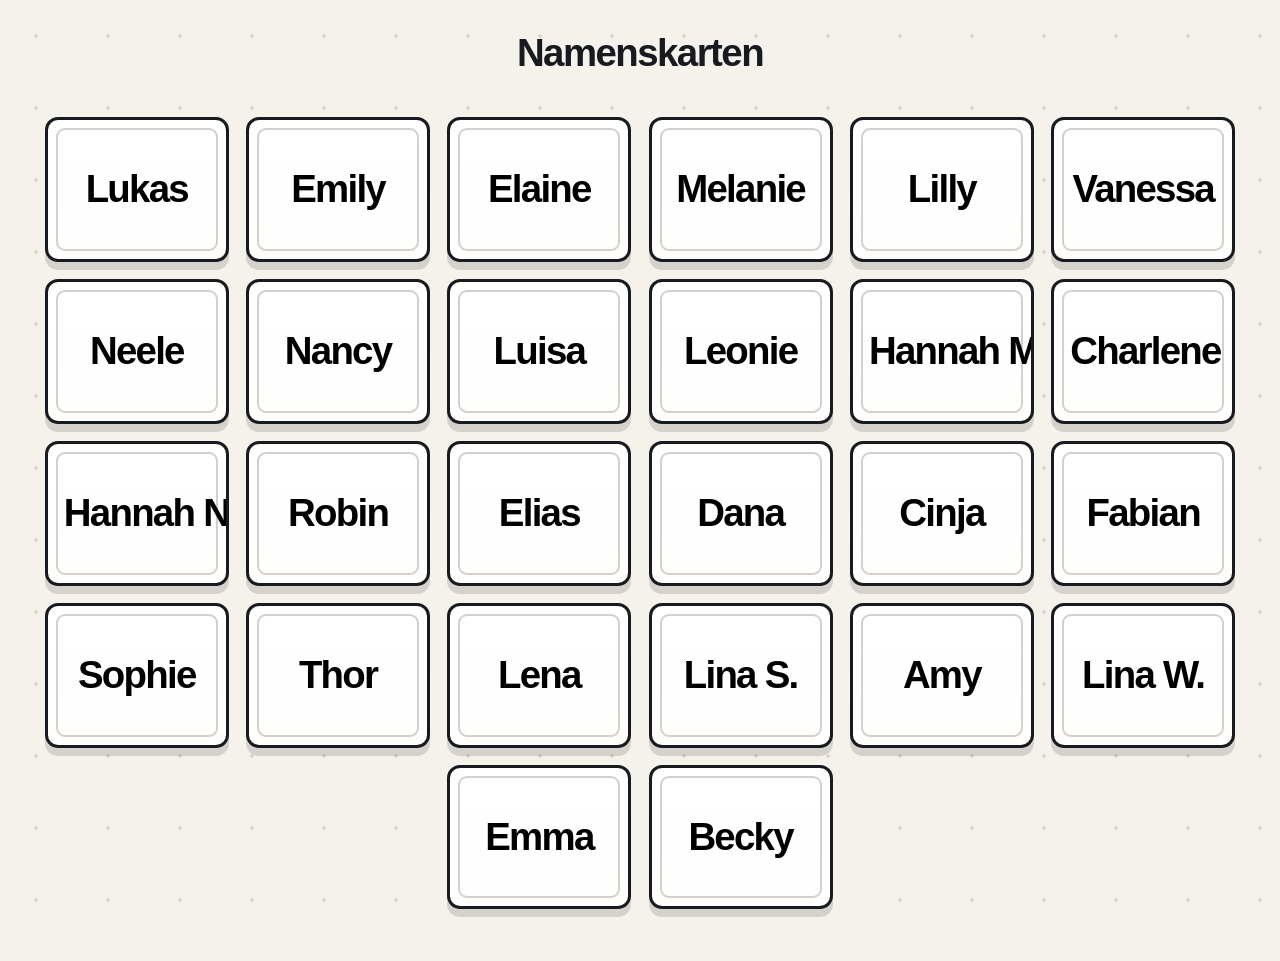
<file: Namenkarten/index.html>
<!doctype html>
<html lang="de">
<head>
  <meta charset="utf-8">
  <meta name="viewport" content="width=device-width, initial-scale=1">
  <title>Namenskarten</title>
  <style>
    :root {
      --bg: #f5f2ec;
      --ink: #171a1f;
      --paper: #fffefd;
      --line: #171a1f;
      --inner-line: rgba(70, 58, 48, 0.24);
      --shadow: 0 8px 0 rgba(23, 26, 31, 0.14);
      --gap: clamp(10px, 1.35vw, 18px);
      --card-radius: 13px;
    }

    * { box-sizing: border-box; }

    body {
      margin: 0;
      min-height: 100vh;
      font-family: "Avenir Next", "Helvetica Neue", "Segoe UI", sans-serif;
      color: var(--ink);
      background-color: var(--bg);
      background-image: radial-gradient(circle, rgba(45, 38, 32, 0.13) 1.6px, transparent 1.8px);
      background-size: 72px 72px;
    }

    .app {
      width: min(1840px, calc(100% - clamp(22px, 7vw, 140px)));
      margin: 0 auto;
      padding: clamp(20px, 2.7vw, 34px) 0 clamp(28px, 4vw, 56px);
    }

    h1 {
      margin: 0 0 clamp(30px, 3.5vw, 54px);
      text-align: center;
      font-size: clamp(2rem, 3vw, 3.35rem);
      line-height: 1;
      letter-spacing: -0.04em;
    }

    .board {
      display: grid;
      grid-template-columns: repeat(6, minmax(132px, 1fr));
      gap: var(--gap);
      align-items: stretch;
    }

    .card-button {
      appearance: none;
      border: 0;
      padding: 0;
      background: transparent;
      font: inherit;
      cursor: pointer;
      perspective: 900px;
      min-width: 0;
    }

    .card-button:focus-visible {
      outline: 5px solid rgba(23, 26, 31, 0.26);
      outline-offset: 5px;
      border-radius: var(--card-radius);
    }

    .card {
      display: block;
      position: relative;
      min-height: clamp(118px, 11.3vw, 212px);
      transform-style: preserve-3d;
      transition: transform 360ms ease;
    }

    .card-button.is-revealed .card { transform: rotateY(180deg); }

    .face {
      position: absolute;
      inset: 0;
      display: grid;
      place-items: center;
      padding: 16px;
      border: 3px solid var(--line);
      border-radius: var(--card-radius);
      box-shadow: var(--shadow);
      backface-visibility: hidden;
      overflow: hidden;
    }

    .face::before {
      content: "";
      position: absolute;
      inset: 8px;
      border: 2px solid var(--inner-line);
      border-radius: calc(var(--card-radius) - 4px);
      pointer-events: none;
    }

    .front {
      background: linear-gradient(180deg, #fff, var(--paper));
    }

    .back {
      color: #fff;
      transform: rotateY(180deg);
      border-color: var(--team);
      border-color: color-mix(in srgb, var(--team) 68%, #171a1f);
      background: var(--team);
    }

    .back::after,
    .back::before {
      opacity: 0.72;
    }

    .back .corner-dot {
      position: absolute;
      left: 16px;
      top: 16px;
      width: 21px;
      height: 21px;
      border: 3px solid rgba(255, 255, 255, 0.78);
      border-radius: 999px;
    }

    .back .corner-diamond {
      position: absolute;
      right: 15px;
      top: 15px;
      width: 22px;
      height: 22px;
      border: 1px solid rgba(255, 255, 255, 0.32);
      transform: rotate(45deg);
    }

    .name {
      position: relative;
      z-index: 1;
      font-size: clamp(1.75rem, 3vw, 3.1rem);
      font-weight: 900;
      line-height: 0.95;
      letter-spacing: -0.045em;
      white-space: nowrap;
    }

    .back .name { color: var(--text-on-team); }

    .spacer {
      visibility: hidden;
      pointer-events: none;
    }

    @media (max-width: 980px) {
      .board { grid-template-columns: repeat(3, minmax(120px, 1fr)); }
      .spacer { display: none; }
    }

    @media (max-width: 560px) {
      .app { width: min(100% - 18px, 520px); }
      .board { grid-template-columns: repeat(2, minmax(0, 1fr)); }
      .card { min-height: 106px; }
      .name { font-size: clamp(1.45rem, 8vw, 2.2rem); }
    }

    @media (prefers-reduced-motion: reduce) {
      .card { transition: none; }
    }
  </style>
</head>
<body>
  <main class="app">
    <h1>Namenskarten</h1>
    <div id="board" class="board" aria-label="Namenskarten"></div>
  </main>

  <script>
    const cards = [
      { name: "Lukas", team: "gelb" },
      { name: "Emily", team: "blau" },
      { name: "Elaine", team: "blau" },
      { name: "Melanie", team: "rot" },
      { name: "Lilly", team: "gruen" },
      { name: "Vanessa", team: "rot" },
      { name: "Neele", team: "rot" },
      { name: "Nancy", team: "gelb" },
      { name: "Luisa", team: "lila" },
      { name: "Leonie", team: "lila" },
      { name: "Hannah M.", team: "gruen" },
      { name: "Charlene", team: "lila" },
      { name: "Hannah N.", team: "gelb" },
      { name: "Robin", team: "rot" },
      { name: "Elias", team: "blau" },
      { name: "Dana", team: "blau" },
      { name: "Cinja", team: "gruen" },
      { name: "Fabian", team: "lila" },
      { name: "Sophie", team: "blau" },
      { name: "Thor", team: "gruen" },
      { name: "Lena", team: "lila" },
      { name: "Lina S.", team: "gelb" },
      { name: "Amy", team: "rot" },
      { name: "Lina W.", team: "gelb" },
      { spacer: true },
      { spacer: true },
      { name: "Emma", team: "schwarz" },
      { name: "Becky", team: "gruen" },
    ];

    const teamStyles = {
      blau: { color: "#6fa8d7", text: "#fff" },
      gruen: { color: "#92c47f", text: "#171a1f" },
      gelb: { color: "#ffdc62", text: "#171a1f" },
      rot: { color: "#e26262", text: "#fff" },
      lila: { color: "#8d7ac1", text: "#fff" },
      schwarz: { color: "#1d1d1f", text: "#fff" },
    };

    const board = document.getElementById("board");

    board.innerHTML = cards.map((card) => {
      if (card.spacer) return '<div class="spacer" aria-hidden="true"></div>';

      const style = teamStyles[card.team];
      return `
        <button class="card-button" type="button" aria-label="${card.name} aufdecken" aria-pressed="false" style="--team: ${style.color}; --text-on-team: ${style.text};">
          <span class="card">
            <span class="face front"><span class="name">${card.name}</span></span>
            <span class="face back" aria-hidden="true">
              <span class="corner-dot"></span>
              <span class="corner-diamond"></span>
            </span>
          </span>
        </button>
      `;
    }).join("");

    board.addEventListener("click", (event) => {
      const button = event.target.closest(".card-button");
      if (!button) return;

      button.classList.toggle("is-revealed");
      const isRevealed = button.classList.contains("is-revealed");
      button.setAttribute("aria-pressed", String(isRevealed));
      button.setAttribute("aria-label", `${button.textContent.trim()} ${isRevealed ? "wieder verdecken" : "aufdecken"}`);
    });
  </script>
</body>
</html>
</file>
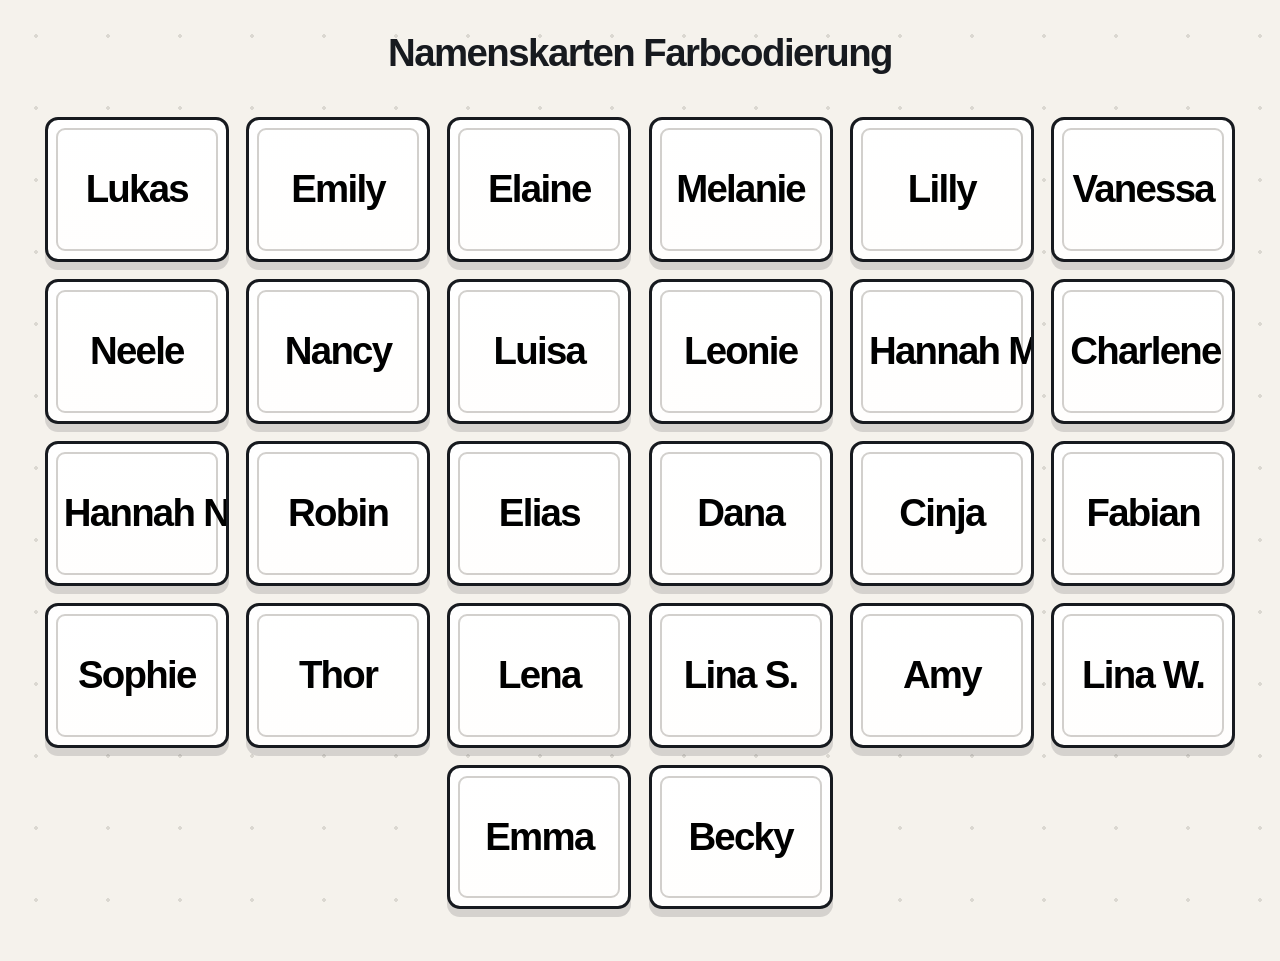
<file: NamenkartenFarben/index.html>
<!doctype html>
<html lang="de">
<head>
  <meta charset="utf-8">
  <meta name="viewport" content="width=device-width, initial-scale=1">
  <title>Namenskarten Farbcodierung</title>
  <style>
    :root {
      --bg: #f5f2ec;
      --ink: #171a1f;
      --paper: #fffefd;
      --line: #171a1f;
      --inner-line: rgba(70, 58, 48, 0.24);
      --shadow: 0 8px 0 rgba(23, 26, 31, 0.14);
      --gap: clamp(10px, 1.35vw, 18px);
      --card-radius: 13px;
    }

    * { box-sizing: border-box; }

    body {
      margin: 0;
      min-height: 100vh;
      font-family: "Avenir Next", "Helvetica Neue", "Segoe UI", sans-serif;
      color: var(--ink);
      background-color: var(--bg);
      background-image: radial-gradient(circle, rgba(45, 38, 32, 0.13) 1.6px, transparent 1.8px);
      background-size: 72px 72px;
    }

    .app {
      width: min(1840px, calc(100% - clamp(22px, 7vw, 140px)));
      margin: 0 auto;
      padding: clamp(20px, 2.7vw, 34px) 0 clamp(28px, 4vw, 56px);
    }

    h1 {
      margin: 0 0 clamp(30px, 3.5vw, 54px);
      text-align: center;
      font-size: clamp(2rem, 3vw, 3.35rem);
      line-height: 1;
      letter-spacing: -0.04em;
    }

    .board {
      display: grid;
      grid-template-columns: repeat(6, minmax(132px, 1fr));
      gap: var(--gap);
      align-items: stretch;
    }

    .card-button {
      appearance: none;
      border: 0;
      padding: 0;
      background: transparent;
      font: inherit;
      cursor: pointer;
      perspective: 900px;
      min-width: 0;
    }

    .card-button:focus-visible {
      outline: 5px solid rgba(23, 26, 31, 0.26);
      outline-offset: 5px;
      border-radius: var(--card-radius);
    }

    .card {
      display: block;
      position: relative;
      min-height: clamp(118px, 11.3vw, 212px);
      transform-style: preserve-3d;
      transition: transform 360ms ease;
    }

    .card-button.is-revealed .card { transform: rotateY(180deg); }

    .face {
      position: absolute;
      inset: 0;
      display: grid;
      place-items: center;
      padding: 16px;
      border: 3px solid var(--line);
      border-radius: var(--card-radius);
      box-shadow: var(--shadow);
      backface-visibility: hidden;
      overflow: hidden;
    }

    .face::before {
      content: "";
      position: absolute;
      inset: 8px;
      border: 2px solid var(--inner-line);
      border-radius: calc(var(--card-radius) - 4px);
      pointer-events: none;
    }

    .front {
      background: linear-gradient(180deg, #fff, var(--paper));
    }

    .back {
      color: #fff;
      transform: rotateY(180deg);
      border-color: var(--team);
      border-color: color-mix(in srgb, var(--team) 68%, #171a1f);
      background: var(--team);
    }

    .back::after,
    .back::before {
      opacity: 0.72;
    }

    .back .corner-dot {
      position: absolute;
      left: 16px;
      top: 16px;
      width: 21px;
      height: 21px;
      border: 3px solid rgba(255, 255, 255, 0.78);
      border-radius: 999px;
    }

    .back .corner-diamond {
      position: absolute;
      right: 15px;
      top: 15px;
      width: 22px;
      height: 22px;
      border: 1px solid rgba(255, 255, 255, 0.32);
      transform: rotate(45deg);
    }

    .name {
      position: relative;
      z-index: 1;
      font-size: clamp(1.75rem, 3vw, 3.1rem);
      font-weight: 900;
      line-height: 0.95;
      letter-spacing: -0.045em;
      white-space: nowrap;
    }

    .back .name { color: var(--text-on-team); }

    .spacer {
      visibility: hidden;
      pointer-events: none;
    }

    @media (max-width: 980px) {
      .board { grid-template-columns: repeat(3, minmax(120px, 1fr)); }
      .spacer { display: none; }
    }

    @media (max-width: 560px) {
      .app { width: min(100% - 18px, 520px); }
      .board { grid-template-columns: repeat(2, minmax(0, 1fr)); }
      .card { min-height: 106px; }
      .name { font-size: clamp(1.45rem, 8vw, 2.2rem); }
    }

    @media (prefers-reduced-motion: reduce) {
      .card { transition: none; }
    }
  </style>
</head>
<body>
  <main class="app">
    <h1>Namenskarten Farbcodierung</h1>
    <div id="board" class="board" aria-label="Namenskarten Farbcodierung"></div>
  </main>

  <script>
    const cards = [
      { name: "Lukas", team: "orange" },
      { name: "Emily", team: "tuerkis" },
      { name: "Elaine", team: "pink" },
      { name: "Melanie", team: "limette" },
      { name: "Lilly", team: "blau" },
      { name: "Vanessa", team: "orange" },
      { name: "Neele", team: "tuerkis" },
      { name: "Nancy", team: "limette" },
      { name: "Luisa", team: "grau" },
      { name: "Leonie", team: "lila" },
      { name: "Hannah M.", team: "gelb" },
      { name: "Charlene", team: "pink" },
      { name: "Hannah N.", team: "limette" },
      { name: "Robin", team: "orange" },
      { name: "Elias", team: "blau" },
      { name: "Dana", team: "tuerkis" },
      { name: "Cinja", team: "gelb" },
      { name: "Fabian", team: "grau" },
      { name: "Sophie", team: "blau" },
      { name: "Thor", team: "gelb" },
      { name: "Lena", team: "lila" },
      { name: "Lina S.", team: "pink" },
      { name: "Amy", team: "orange" },
      { name: "Lina W.", team: "limette" },
      { spacer: true },
      { spacer: true },
      { name: "Emma", team: "schwarz" },
      { name: "Becky", team: "braun" },
    ];

    const teamStyles = {
      orange: { color: "#ff8517", text: "#171a1f" },
      tuerkis: { color: "#30c9c9", text: "#171a1f" },
      pink: { color: "#f05a9a", text: "#171a1f" },
      limette: { color: "#97d316", text: "#171a1f" },
      blau: { color: "#2f7ed8", text: "#171a1f" },
      gelb: { color: "#ffd31a", text: "#171a1f" },
      lila: { color: "#a554d4", text: "#171a1f" },
      grau: { color: "#b9b9b9", text: "#171a1f" },
      braun: { color: "#a65e20", text: "#171a1f" },
      schwarz: { color: "#050505", text: "#fff" },
    };

    const board = document.getElementById("board");

    board.innerHTML = cards.map((card) => {
      if (card.spacer) return '<div class="spacer" aria-hidden="true"></div>';

      const style = teamStyles[card.team];
      return `
        <button class="card-button" type="button" aria-label="${card.name} aufdecken" aria-pressed="false" style="--team: ${style.color}; --text-on-team: ${style.text};">
          <span class="card">
            <span class="face front"><span class="name">${card.name}</span></span>
            <span class="face back" aria-hidden="true">
              <span class="corner-dot"></span>
              <span class="corner-diamond"></span>
            </span>
          </span>
        </button>
      `;
    }).join("");

    board.addEventListener("click", (event) => {
      const button = event.target.closest(".card-button");
      if (!button) return;

      button.classList.toggle("is-revealed");
      const isRevealed = button.classList.contains("is-revealed");
      button.setAttribute("aria-pressed", String(isRevealed));
      button.setAttribute("aria-label", `${button.textContent.trim()} ${isRevealed ? "wieder verdecken" : "aufdecken"}`);
    });
  </script>
</body>
</html>
</file>
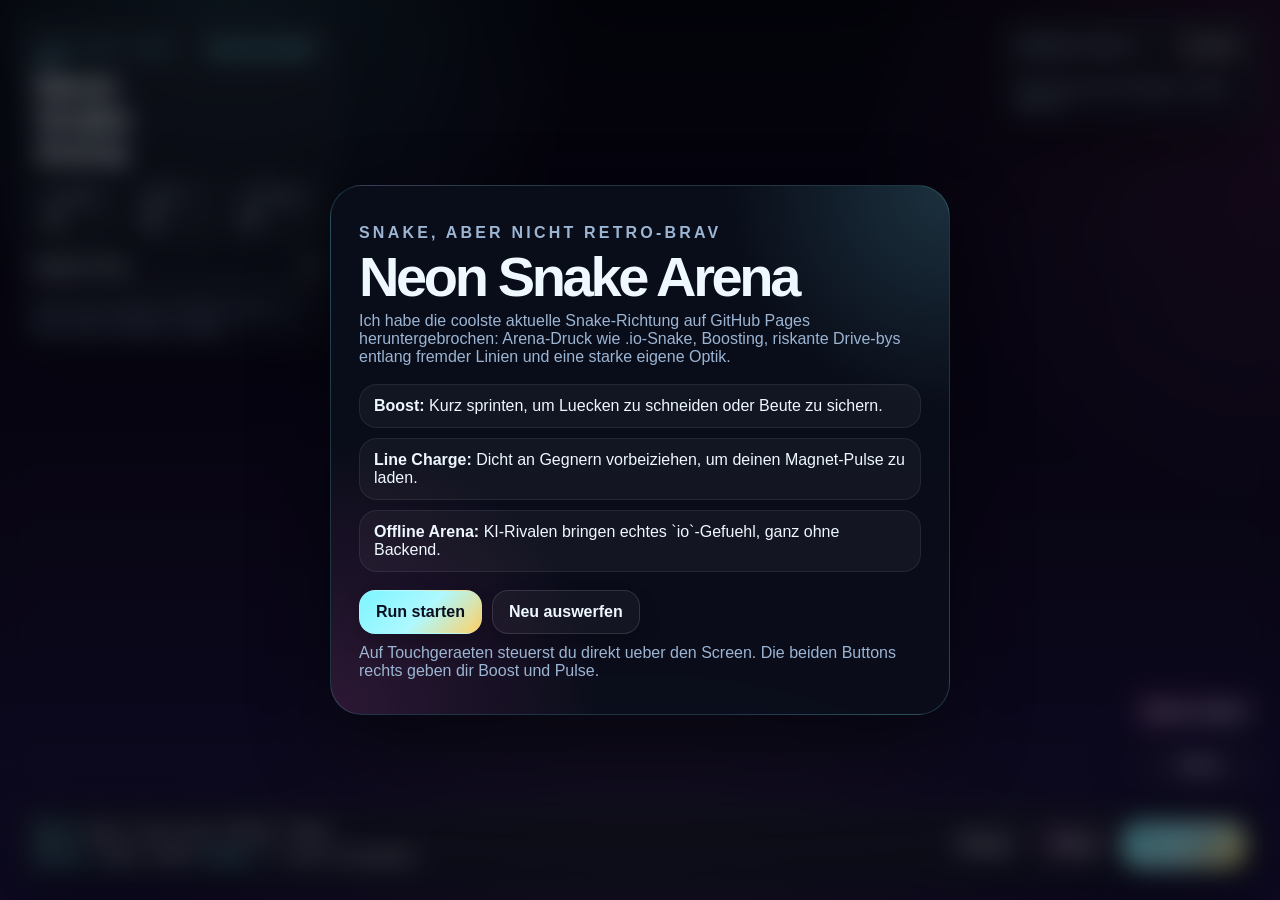
<file: Neon-Snake/index.html>
<!doctype html>
<html lang="de">
<head>
  <meta charset="utf-8">
  <meta name="viewport" content="width=device-width, initial-scale=1">
  <title>Neon Snake Arena</title>
  <style>
    :root {
      color-scheme: dark;
      --bg-1: #04020a;
      --bg-2: #120822;
      --bg-3: #1b1140;
      --panel: rgba(9, 12, 24, 0.7);
      --panel-strong: rgba(11, 14, 28, 0.88);
      --border: rgba(126, 202, 255, 0.18);
      --text: #eff7ff;
      --muted: #9cb5d3;
      --accent: #7cf5ff;
      --accent-2: #ff5fd2;
      --accent-3: #ffd166;
      --good: #73ffa7;
      --danger: #ff7a90;
      --shadow: 0 24px 60px rgba(0, 0, 0, 0.42);
    }

    * {
      box-sizing: border-box;
    }

    html,
    body {
      margin: 0;
      min-height: 100%;
      overflow: hidden;
      font-family: "Avenir Next", "Trebuchet MS", "Segoe UI", sans-serif;
      background:
        radial-gradient(circle at 18% 0%, rgba(124, 245, 255, 0.16), transparent 26%),
        radial-gradient(circle at 100% 10%, rgba(255, 95, 210, 0.15), transparent 28%),
        radial-gradient(circle at 50% 120%, rgba(255, 209, 102, 0.12), transparent 42%),
        linear-gradient(180deg, var(--bg-1), var(--bg-2) 55%, var(--bg-3));
      color: var(--text);
    }

    body {
      touch-action: none;
      -webkit-tap-highlight-color: transparent;
    }

    button,
    canvas {
      touch-action: none;
    }

    .app-shell {
      position: relative;
      width: 100vw;
      height: 100vh;
      overflow: hidden;
      isolation: isolate;
    }

    canvas {
      width: 100%;
      height: 100%;
      display: block;
      cursor: crosshair;
    }

    .panel {
      position: absolute;
      z-index: 3;
      background:
        linear-gradient(180deg, rgba(255, 255, 255, 0.06), rgba(255, 255, 255, 0.02)),
        var(--panel);
      border: 1px solid var(--border);
      box-shadow: var(--shadow);
      backdrop-filter: blur(14px);
    }

    .stats {
      top: 18px;
      left: 18px;
      width: min(320px, calc(100vw - 36px));
      padding: 16px 16px 14px;
      border-radius: 24px;
    }

    .brand-row {
      display: flex;
      align-items: baseline;
      justify-content: space-between;
      gap: 12px;
      margin-bottom: 10px;
    }

    .eyebrow {
      margin: 0;
      font-size: 0.72rem;
      text-transform: uppercase;
      letter-spacing: 0.2em;
      color: rgba(124, 245, 255, 0.88);
      font-weight: 800;
    }

    h1 {
      margin: 2px 0 0;
      font-size: clamp(1.5rem, 2.8vw, 2.2rem);
      line-height: 0.94;
      letter-spacing: -0.05em;
    }

    .tag {
      border-radius: 999px;
      border: 1px solid rgba(124, 245, 255, 0.32);
      color: var(--accent);
      padding: 6px 10px;
      font-size: 0.74rem;
      text-transform: uppercase;
      letter-spacing: 0.12em;
      font-weight: 700;
      background: rgba(124, 245, 255, 0.08);
      white-space: nowrap;
    }

    .stat-grid {
      display: grid;
      grid-template-columns: repeat(3, minmax(0, 1fr));
      gap: 10px;
      margin-bottom: 12px;
    }

    .stat-card {
      padding: 12px;
      border-radius: 18px;
      background: rgba(255, 255, 255, 0.04);
      border: 1px solid rgba(255, 255, 255, 0.08);
    }

    .stat-label {
      margin: 0 0 4px;
      color: var(--muted);
      font-size: 0.75rem;
      text-transform: uppercase;
      letter-spacing: 0.12em;
      font-weight: 700;
    }

    .stat-value {
      margin: 0;
      font-size: 1.25rem;
      font-weight: 800;
      letter-spacing: -0.03em;
    }

    .charge-wrap {
      display: grid;
      gap: 8px;
      margin-bottom: 10px;
    }

    .charge-row {
      display: flex;
      justify-content: space-between;
      align-items: center;
      gap: 10px;
      font-size: 0.92rem;
    }

    .charge-bar {
      height: 12px;
      border-radius: 999px;
      background: rgba(255, 255, 255, 0.08);
      overflow: hidden;
      border: 1px solid rgba(255, 255, 255, 0.08);
    }

    .charge-fill {
      height: 100%;
      width: 0%;
      border-radius: 999px;
      background:
        linear-gradient(90deg, rgba(124, 245, 255, 0.95), rgba(255, 95, 210, 0.9));
      box-shadow: 0 0 18px rgba(124, 245, 255, 0.52);
      transition: width 120ms linear;
    }

    .status-line {
      min-height: 1.25em;
      margin: 0;
      font-size: 0.92rem;
      color: var(--muted);
    }

    .board {
      top: 18px;
      right: 18px;
      width: min(260px, calc(100vw - 36px));
      padding: 14px 14px 12px;
      border-radius: 24px;
    }

    .board-header {
      display: flex;
      justify-content: space-between;
      align-items: center;
      gap: 12px;
      margin-bottom: 10px;
    }

    .board-title {
      margin: 0;
      font-size: 0.92rem;
      color: var(--muted);
      letter-spacing: 0.12em;
      text-transform: uppercase;
      font-weight: 800;
    }

    .board-pill {
      padding: 6px 10px;
      border-radius: 999px;
      background: rgba(255, 255, 255, 0.05);
      border: 1px solid rgba(255, 255, 255, 0.08);
      font-size: 0.76rem;
      color: var(--text);
    }

    .leaderboard {
      list-style: none;
      margin: 0;
      padding: 0;
      display: grid;
      gap: 8px;
    }

    .leaderboard li {
      display: grid;
      grid-template-columns: 1fr auto;
      gap: 10px;
      align-items: center;
      padding: 10px 12px;
      border-radius: 16px;
      background: rgba(255, 255, 255, 0.04);
      border: 1px solid rgba(255, 255, 255, 0.06);
      font-size: 0.92rem;
    }

    .leaderboard strong {
      letter-spacing: -0.02em;
    }

    .board-sub {
      margin: 10px 0 0;
      font-size: 0.86rem;
      color: var(--muted);
    }

    .control-bar {
      left: 18px;
      right: 18px;
      bottom: 18px;
      padding: 14px 16px;
      border-radius: 24px;
      display: flex;
      align-items: center;
      justify-content: space-between;
      gap: 16px;
      flex-wrap: wrap;
    }

    .control-copy {
      display: grid;
      gap: 6px;
    }

    .control-copy p {
      margin: 0;
    }

    .control-copy strong {
      color: var(--accent);
      letter-spacing: 0.02em;
    }

    .button-row {
      display: flex;
      gap: 10px;
      flex-wrap: wrap;
    }

    button {
      appearance: none;
      border: 1px solid rgba(255, 255, 255, 0.12);
      border-radius: 16px;
      padding: 12px 16px;
      font: inherit;
      font-weight: 800;
      color: var(--text);
      background: rgba(255, 255, 255, 0.05);
      cursor: pointer;
      transition: transform 140ms ease, box-shadow 140ms ease, border-color 140ms ease;
      box-shadow: 0 10px 20px rgba(0, 0, 0, 0.2);
    }

    button:hover {
      transform: translateY(-1px);
      box-shadow: 0 16px 28px rgba(0, 0, 0, 0.26);
      border-color: rgba(124, 245, 255, 0.28);
    }

    button.primary {
      color: #0b1020;
      background: linear-gradient(135deg, var(--accent), #aef8ff 52%, var(--accent-3));
      border-color: rgba(255, 255, 255, 0.12);
    }

    button.secondary {
      background: linear-gradient(135deg, rgba(255, 95, 210, 0.16), rgba(255, 255, 255, 0.05));
    }

    button.ghost {
      background: rgba(255, 255, 255, 0.04);
    }

    .touch-controls {
      position: absolute;
      right: 18px;
      bottom: 112px;
      z-index: 4;
      display: flex;
      flex-direction: column;
      gap: 10px;
      align-items: end;
    }

    .touch-controls button {
      min-width: 124px;
      justify-content: center;
      backdrop-filter: blur(14px);
    }

    .touch-controls button.active {
      border-color: rgba(124, 245, 255, 0.6);
      box-shadow: 0 0 0 2px rgba(124, 245, 255, 0.16), 0 16px 28px rgba(0, 0, 0, 0.3);
    }

    .overlay {
      position: absolute;
      inset: 0;
      z-index: 5;
      display: grid;
      place-items: center;
      padding: 24px;
      background: rgba(3, 5, 10, 0.54);
      backdrop-filter: blur(12px);
      opacity: 0;
      pointer-events: none;
      transition: opacity 180ms ease;
    }

    .overlay.visible {
      opacity: 1;
      pointer-events: auto;
    }

    .hero-card {
      width: min(620px, 100%);
      padding: 28px 28px 24px;
      border-radius: 32px;
      background:
        radial-gradient(circle at top right, rgba(124, 245, 255, 0.16), transparent 28%),
        radial-gradient(circle at bottom left, rgba(255, 95, 210, 0.14), transparent 34%),
        var(--panel-strong);
      border: 1px solid rgba(124, 245, 255, 0.18);
      box-shadow: 0 34px 80px rgba(0, 0, 0, 0.44);
    }

    .hero-card h2 {
      margin: 6px 0 10px;
      font-size: clamp(2rem, 5vw, 3.5rem);
      line-height: 0.9;
      letter-spacing: -0.06em;
    }

    .hero-card p {
      margin: 10px 0;
      color: var(--muted);
      font-size: 1rem;
    }

    .feature-list {
      list-style: none;
      margin: 18px 0;
      padding: 0;
      display: grid;
      gap: 10px;
    }

    .feature-list li {
      padding: 12px 14px;
      border-radius: 18px;
      border: 1px solid rgba(255, 255, 255, 0.08);
      background: rgba(255, 255, 255, 0.04);
    }

    .hero-actions {
      display: flex;
      gap: 10px;
      flex-wrap: wrap;
      margin-top: 18px;
    }

    .tiny {
      margin-top: 16px;
      font-size: 0.88rem;
      color: rgba(156, 181, 211, 0.9);
    }

    .hidden {
      display: none;
    }

    @media (max-width: 900px) {
      .board {
        top: auto;
        right: 18px;
        bottom: 170px;
        width: min(230px, calc(100vw - 36px));
      }

      .control-bar {
        padding-bottom: 18px;
      }
    }

    @media (max-width: 720px) {
      .stats,
      .board,
      .control-bar {
        left: 12px;
        right: 12px;
        width: auto;
      }

      .stats {
        top: 12px;
      }

      .board {
        top: auto;
        bottom: 176px;
      }

      .control-bar {
        bottom: 12px;
      }

      .touch-controls {
        right: 12px;
        bottom: 212px;
      }

      .stat-grid {
        grid-template-columns: repeat(2, minmax(0, 1fr));
      }

      .hero-card {
        padding: 22px 20px 20px;
      }
    }
  </style>
</head>
<body>
  <div class="app-shell">
    <canvas id="gameCanvas" aria-label="Neon Snake Arena"></canvas>

    <section class="panel stats" aria-live="polite">
      <div class="brand-row">
        <div>
          <p class="eyebrow">html-apps / new run</p>
          <h1>Neon Snake Arena</h1>
        </div>
        <span class="tag" id="tagText">Pulse laden</span>
      </div>

      <div class="stat-grid">
        <article class="stat-card">
          <p class="stat-label">Score</p>
          <p class="stat-value" id="scoreValue">0</p>
        </article>
        <article class="stat-card">
          <p class="stat-label">Best</p>
          <p class="stat-value" id="bestValue">0</p>
        </article>
        <article class="stat-card">
          <p class="stat-label">Laenge</p>
          <p class="stat-value" id="lengthValue">0</p>
        </article>
      </div>

      <div class="charge-wrap">
        <div class="charge-row">
          <strong>Magnet-Pulse</strong>
          <span id="chargeText">0%</span>
        </div>
        <div class="charge-bar">
          <div class="charge-fill" id="chargeFill"></div>
        </div>
      </div>

      <p class="status-line" id="statusLine">Zieh Linien knapp an Rivalen vorbei, um den Pulse schneller zu laden.</p>
    </section>

    <aside class="panel board">
      <div class="board-header">
        <p class="board-title">Arena Top 5</p>
        <span class="board-pill" id="rivalsPill">8 Rivalen</span>
      </div>
      <ol class="leaderboard" id="leaderboardList"></ol>
      <p class="board-sub" id="boardSub">Klein kann gross besiegen. Timing gewinnt.</p>
    </aside>

    <section class="panel control-bar">
      <div class="control-copy">
        <p><strong>Move:</strong> Maus, Touch oder `WASD` / Pfeile</p>
        <p><strong>Boost:</strong> `Space` halten. <strong>Pulse:</strong> `F`, wenn voll geladen.</p>
      </div>
      <div class="button-row">
        <button class="ghost" id="pauseBtn" type="button">Pause</button>
        <button class="secondary" id="pulseBtn" type="button">Pulse</button>
        <button class="primary" id="restartBtn" type="button">Neu starten</button>
      </div>
    </section>

    <div class="touch-controls">
      <button class="secondary" id="boostTouchBtn" type="button">Boost halten</button>
      <button class="ghost" id="pulseTouchBtn" type="button">Pulse</button>
    </div>

    <section class="overlay visible" id="overlay">
      <div class="hero-card">
        <p class="eyebrow" id="overlayEyebrow">Snake, aber nicht retro-brav</p>
        <h2 id="overlayTitle">Neon Snake Arena</h2>
        <p id="overlayCopy">Ich habe die coolste aktuelle Snake-Richtung auf GitHub Pages heruntergebrochen: Arena-Druck wie `.io`-Snake, Boosting, riskante Drive-bys entlang fremder Linien und eine starke eigene Optik.</p>
        <ul class="feature-list">
          <li><strong>Boost:</strong> Kurz sprinten, um Luecken zu schneiden oder Beute zu sichern.</li>
          <li><strong>Line Charge:</strong> Dicht an Gegnern vorbeiziehen, um deinen Magnet-Pulse zu laden.</li>
          <li><strong>Offline Arena:</strong> KI-Rivalen bringen echtes `io`-Gefuehl, ganz ohne Backend.</li>
        </ul>
        <div class="hero-actions">
          <button class="primary" id="startBtn" type="button">Run starten</button>
          <button class="ghost" id="overlayRestartBtn" type="button">Neu auswerfen</button>
        </div>
        <p class="tiny" id="overlayFoot">Auf Touchgeraeten steuerst du direkt ueber den Screen. Die beiden Buttons rechts geben dir Boost und Pulse.</p>
      </div>
    </section>
  </div>

  <script>
    const canvas = document.getElementById("gameCanvas");
    const ctx = canvas.getContext("2d");

    const scoreValue = document.getElementById("scoreValue");
    const bestValue = document.getElementById("bestValue");
    const lengthValue = document.getElementById("lengthValue");
    const chargeText = document.getElementById("chargeText");
    const chargeFill = document.getElementById("chargeFill");
    const statusLine = document.getElementById("statusLine");
    const tagText = document.getElementById("tagText");
    const rivalsPill = document.getElementById("rivalsPill");
    const boardSub = document.getElementById("boardSub");
    const leaderboardList = document.getElementById("leaderboardList");
    const overlay = document.getElementById("overlay");
    const overlayEyebrow = document.getElementById("overlayEyebrow");
    const overlayTitle = document.getElementById("overlayTitle");
    const overlayCopy = document.getElementById("overlayCopy");
    const overlayFoot = document.getElementById("overlayFoot");
    const startBtn = document.getElementById("startBtn");
    const restartBtn = document.getElementById("restartBtn");
    const overlayRestartBtn = document.getElementById("overlayRestartBtn");
    const pauseBtn = document.getElementById("pauseBtn");
    const pulseBtn = document.getElementById("pulseBtn");
    const pulseTouchBtn = document.getElementById("pulseTouchBtn");
    const boostTouchBtn = document.getElementById("boostTouchBtn");

    const TAU = Math.PI * 2;
    const ARENA_RADIUS = 1100;
    const BEST_KEY = "neon-snake-arena-best";
    const BOT_TARGET = 8;
    const VIEW = { width: window.innerWidth, height: window.innerHeight, dpr: 1 };
    const pointer = { active: false, x: window.innerWidth / 2, y: window.innerHeight / 2, boost: false };
    const keys = Object.create(null);
    const botNames = ["Ion", "Rift", "Nova", "Flux", "Glint", "Echo", "Vex", "Prism", "Kite", "Volt", "Drift", "Pixel"];
    const palettes = [
      { core: "#7cf5ff", highlight: "#d9ffff", shadow: "rgba(124, 245, 255, 0.24)" },
      { core: "#ff5fd2", highlight: "#ffd8f3", shadow: "rgba(255, 95, 210, 0.24)" },
      { core: "#ffd166", highlight: "#fff0bf", shadow: "rgba(255, 209, 102, 0.24)" },
      { core: "#8fff85", highlight: "#edffe3", shadow: "rgba(143, 255, 133, 0.22)" },
      { core: "#7a8dff", highlight: "#e0e5ff", shadow: "rgba(122, 141, 255, 0.22)" },
      { core: "#ff8b6b", highlight: "#ffe0d5", shadow: "rgba(255, 139, 107, 0.22)" }
    ];

    let game = null;
    let lastFrame = 0;
    let pulseQueued = false;
    let bestScore = loadBest();
    let overlayMode = "intro";

    function loadBest() {
      try {
        return Number(localStorage.getItem(BEST_KEY)) || 0;
      } catch (error) {
        return 0;
      }
    }

    function saveBest(value) {
      bestScore = Math.max(bestScore, Math.floor(value));
      try {
        localStorage.setItem(BEST_KEY, String(bestScore));
      } catch (error) {
        // Ignore storage failures and keep the current run playable.
      }
    }

    function resizeCanvas() {
      VIEW.width = window.innerWidth;
      VIEW.height = window.innerHeight;
      VIEW.dpr = Math.min(window.devicePixelRatio || 1, 2);
      canvas.width = Math.floor(VIEW.width * VIEW.dpr);
      canvas.height = Math.floor(VIEW.height * VIEW.dpr);
      canvas.style.width = VIEW.width + "px";
      canvas.style.height = VIEW.height + "px";
      ctx.setTransform(VIEW.dpr, 0, 0, VIEW.dpr, 0, 0);
      ctx.imageSmoothingEnabled = true;
    }

    function rand(min, max) {
      return min + Math.random() * (max - min);
    }

    function clamp(value, min, max) {
      return Math.max(min, Math.min(max, value));
    }

    function angleLerp(current, target, maxStep) {
      let delta = ((target - current + Math.PI * 3) % TAU) - Math.PI;
      if (Math.abs(delta) <= maxStep) {
        return target;
      }
      return current + Math.sign(delta) * maxStep;
    }

    function dist(a, b) {
      return Math.hypot(a.x - b.x, a.y - b.y);
    }

    function randomPoint(margin = 0) {
      const angle = Math.random() * TAU;
      const radius = Math.sqrt(Math.random()) * (ARENA_RADIUS - margin);
      return { x: Math.cos(angle) * radius, y: Math.sin(angle) * radius };
    }

    function paletteFor(index) {
      return palettes[index % palettes.length];
    }

    function createSnake({ name, isBot, paletteIndex, x, y, angle, length, score }) {
      const palette = paletteFor(paletteIndex);
      const snake = {
        id: Math.random().toString(36).slice(2),
        name,
        isBot,
        x,
        y,
        dir: angle,
        desiredDir: angle,
        body: [],
        palette,
        radius: isBot ? 9.5 : 10.5,
        baseSpeed: isBot ? rand(160, 178) : 180,
        boostSpeed: isBot ? rand(235, 258) : 286,
        turnRate: isBot ? rand(2.4, 3.1) : 3.55,
        targetLength: length,
        minLength: 120,
        boostCost: isBot ? 18 : 22,
        score,
        alive: true,
        boosting: false,
        charge: isBot ? 0 : 0,
        pulse: 0,
        boostDropClock: 0,
        aiTarget: null,
        aiRetarget: 0,
        aiBoostClock: 0,
        spawnBlink: 0.65
      };

      for (let i = 0; i < 22; i += 1) {
        const step = i * 12;
        snake.body.push({
          x: x - Math.cos(angle) * step,
          y: y - Math.sin(angle) * step
        });
      }

      trimBody(snake);
      return snake;
    }

    function trimBody(snake) {
      if (snake.body.length < 2) {
        return;
      }

      const trimmed = [snake.body[0]];
      let remaining = snake.targetLength;

      for (let i = 1; i < snake.body.length; i += 1) {
        const prev = trimmed[trimmed.length - 1];
        const point = snake.body[i];
        const segment = Math.hypot(point.x - prev.x, point.y - prev.y);

        if (!Number.isFinite(segment) || segment <= 0.001) {
          continue;
        }

        if (remaining > segment) {
          trimmed.push(point);
          remaining -= segment;
          continue;
        }

        const ratio = clamp(remaining / segment, 0, 1);
        trimmed.push({
          x: prev.x + (point.x - prev.x) * ratio,
          y: prev.y + (point.y - prev.y) * ratio
        });
        remaining = 0;
        break;
      }

      snake.body = trimmed;
    }

    function spawnPellet(type = "fruit", origin = null) {
      const point = origin || randomPoint(44);
      const pellet = {
        x: point.x,
        y: point.y,
        vx: 0,
        vy: 0,
        type,
        radius: 7,
        value: 5,
        color: "#7cf5ff",
        glow: "rgba(124, 245, 255, 0.35)",
        wobble: Math.random() * TAU
      };

      if (type === "fruit") {
        const palette = paletteFor(Math.floor(Math.random() * palettes.length));
        pellet.radius = rand(5.5, 8.5);
        pellet.value = Math.round(rand(5, 9));
        pellet.color = palette.core;
        pellet.glow = palette.shadow;
      } else if (type === "boost") {
        pellet.radius = rand(4.4, 6.2);
        pellet.value = 3;
        pellet.color = "#ffb4ea";
        pellet.glow = "rgba(255, 95, 210, 0.34)";
      } else if (type === "charge") {
        pellet.radius = 9.5;
        pellet.value = 7;
        pellet.color = "#fff09e";
        pellet.glow = "rgba(255, 209, 102, 0.36)";
      } else if (type === "nova") {
        pellet.radius = 10.5;
        pellet.value = 10;
        pellet.color = "#b4ffea";
        pellet.glow = "rgba(115, 255, 167, 0.42)";
      }

      game.pellets.push(pellet);
    }

    function ensurePellets() {
      while (game.pellets.length < 240) {
        const typeRoll = Math.random();
        const type = typeRoll > 0.965 ? "charge" : "fruit";
        spawnPellet(type);
      }
    }

    function spawnBot() {
      const name = botNames[Math.floor(Math.random() * botNames.length)] + "-" + String(Math.floor(rand(10, 99)));
      const point = randomPoint(200);
      const angle = Math.random() * TAU;
      const snake = createSnake({
        name,
        isBot: true,
        paletteIndex: Math.floor(Math.random() * palettes.length),
        x: point.x,
        y: point.y,
        angle,
        length: rand(140, 210),
        score: Math.floor(rand(12, 40))
      });
      game.snakes.push(snake);
      return snake;
    }

    function setupRun() {
      game = {
        running: true,
        paused: false,
        over: false,
        time: 0,
        cameraX: 0,
        cameraY: 0,
        pellets: [],
        snakes: [],
        status: "Lade den Pulse an fremden Linien auf.",
        boardHint: "Klein kann gross besiegen. Timing gewinnt.",
        nearChargeFlash: 0,
        botRespawnTimer: 0
      };

      const player = createSnake({
        name: "You",
        isBot: false,
        paletteIndex: 0,
        x: 0,
        y: 0,
        angle: -Math.PI / 2,
        length: 190,
        score: 0
      });

      game.player = player;
      game.snakes.push(player);

      for (let i = 0; i < 260; i += 1) {
        spawnPellet(Math.random() > 0.97 ? "charge" : "fruit");
      }

      for (let i = 0; i < BOT_TARGET; i += 1) {
        spawnBot();
      }

      updateHud();
      updateOverlay("playing");
      hideOverlay();
    }

    function showOverlay() {
      overlay.classList.add("visible");
    }

    function hideOverlay() {
      overlay.classList.remove("visible");
    }

    function updateOverlay(mode) {
      overlayMode = mode;
      if (mode === "intro") {
        overlayEyebrow.textContent = "Snake, aber nicht retro-brav";
        overlayTitle.textContent = "Neon Snake Arena";
        overlayCopy.textContent = "Ich habe die coolste aktuelle Snake-Richtung auf GitHub Pages heruntergebrochen: Arena-Druck wie .io-Snake, Boosting, riskante Drive-bys entlang fremder Linien und eine starke eigene Optik.";
        overlayFoot.textContent = "Auf Touchgeraeten steuerst du direkt ueber den Screen. Die beiden Buttons rechts geben dir Boost und Pulse.";
        startBtn.textContent = "Run starten";
        overlayRestartBtn.textContent = "Neu auswerfen";
      } else if (mode === "playing") {
        overlayEyebrow.textContent = "Lauf laeuft";
        overlayTitle.textContent = "Bleib klein. Spiel schlau.";
        overlayCopy.textContent = "Sobald du startest, verschwindet diese Karte. Dein Magnet-Pulse kommt am schnellsten, wenn du bewusst knapp an Rivalen vorbeifaehrst.";
        overlayFoot.textContent = "Boost frisst Laenge, bringt dir aber Winkel, Kills und sichere Futterlinien.";
        startBtn.textContent = "Weiter";
        overlayRestartBtn.textContent = "Neu starten";
      } else if (mode === "paused") {
        overlayEyebrow.textContent = "Run pausiert";
        overlayTitle.textContent = "Ein kurzer Blick aufs Feld";
        overlayCopy.textContent = "Der Hauptbutton setzt den aktuellen Lauf fort. Wenn du lieber neu aufsetzt, nimm die zweite Aktion und du bekommst eine frische Arena.";
        overlayFoot.textContent = "Auf den naechsten Metern lohnt oft eher ein enger Drive-by als blinder Boost nach vorn.";
        startBtn.textContent = "Weiter";
        overlayRestartBtn.textContent = "Neu starten";
      } else if (mode === "gameover") {
        overlayEyebrow.textContent = "Run vorbei";
        overlayTitle.textContent = "Neon aus. Nochmal?";
        overlayCopy.textContent = "Score " + Math.floor(game.player.score) + ", Laenge " + Math.floor(game.player.targetLength) + ", Best " + bestScore + ". Die gute Runde beginnt oft mit einem mutigen First Cut, nicht mit Vorsicht.";
        overlayFoot.textContent = "Restart wirft sofort eine neue Arena mit frischen Rivalen aus.";
        startBtn.textContent = "Nochmal";
        overlayRestartBtn.textContent = "Frische Arena";
      }
    }

    function setStatus(text) {
      if (game) {
        game.status = text;
      }
    }

    function activatePulse() {
      if (!game || !game.player.alive) {
        return;
      }
      const player = game.player;
      if (player.charge < 100 || player.pulse > 0) {
        return;
      }
      player.charge = 0;
      player.pulse = 3.6;
      game.boardHint = "Pulse aktiv: Nahrung wird magnetisch, du kannst Runs brutal kippen.";
      setStatus("Magnet-Pulse online. Sammle jetzt aggressiv.");
    }

    function killSnake(snake, reason, killer = null) {
      if (!snake.alive) {
        return;
      }

      snake.alive = false;
      snake.boosting = false;

      for (let i = 2; i < snake.body.length; i += 2) {
        const point = snake.body[i];
        spawnPellet("fruit", { x: point.x + rand(-8, 8), y: point.y + rand(-8, 8) });
        if (Math.random() > 0.78) {
          spawnPellet("boost", { x: point.x + rand(-10, 10), y: point.y + rand(-10, 10) });
        }
      }

      if (Math.random() > 0.45) {
        spawnPellet("nova", { x: snake.x, y: snake.y });
      }

      if (killer && killer.alive) {
        killer.score += snake.isBot ? 35 : 80;
        killer.targetLength += snake.isBot ? 34 : 54;
        if (!killer.isBot) {
          setStatus("Kill auf " + snake.name + ". Feld kontrollieren und einsammeln.");
          game.boardHint = "Sauberer Cut. Jetzt die Explosion fressen, bevor die Arena sie schnappt.";
        }
      } else if (!snake.isBot && reason === "wall") {
        setStatus("Zu weit rausgedriftet. Der Ring bestraft Gier.");
      }

      if (!snake.isBot) {
        game.running = false;
        game.over = true;
        saveBest(game.player.score);
        updateHud();
        updateOverlay("gameover");
        showOverlay();
      }
    }

    function chooseBotTarget(snake) {
      let bestTarget = null;
      let bestScoreValue = -Infinity;

      for (let i = 0; i < game.pellets.length; i += 1) {
        const pellet = game.pellets[i];
        const dx = pellet.x - snake.x;
        const dy = pellet.y - snake.y;
        const distance = Math.hypot(dx, dy);
        const weight = pellet.value * 12 - distance * 0.06 + (pellet.type === "charge" ? 18 : 0);
        if (weight > bestScoreValue) {
          bestScoreValue = weight;
          bestTarget = pellet;
        }
      }

      if (!bestTarget) {
        const fallback = randomPoint(120);
        return { x: fallback.x, y: fallback.y };
      }

      return { x: bestTarget.x, y: bestTarget.y };
    }

    function steeringVectorForBot(snake) {
      snake.aiRetarget -= 1;
      if (!snake.aiTarget || snake.aiRetarget <= 0 || Math.random() > 0.985) {
        snake.aiTarget = chooseBotTarget(snake);
        snake.aiRetarget = Math.floor(rand(15, 44));
      }

      let vx = snake.aiTarget.x - snake.x;
      let vy = snake.aiTarget.y - snake.y;

      const distToCenter = Math.hypot(snake.x, snake.y);
      const borderGap = ARENA_RADIUS - distToCenter;
      if (borderGap < 220) {
        const pull = (220 - borderGap) * 3.8;
        vx += -snake.x * pull;
        vy += -snake.y * pull;
      }

      for (let s = 0; s < game.snakes.length; s += 1) {
        const other = game.snakes[s];
        if (!other.alive) {
          continue;
        }
        const startIndex = other === snake ? 10 : 4;
        for (let i = startIndex; i < other.body.length; i += 3) {
          const point = other.body[i];
          const dx = point.x - snake.x;
          const dy = point.y - snake.y;
          const distance = Math.hypot(dx, dy);
          if (distance > 130 || distance < 0.001) {
            continue;
          }

          const forward = Math.cos(snake.dir) * dx + Math.sin(snake.dir) * dy;
          if (forward < -24) {
            continue;
          }

          const repel = (130 - distance) / 130;
          vx -= (dx / distance) * repel * 420;
          vy -= (dy / distance) * repel * 420;
        }
      }

      if (Math.abs(vx) < 0.001 && Math.abs(vy) < 0.001) {
        vx = Math.cos(snake.dir);
        vy = Math.sin(snake.dir);
      }

      return Math.atan2(vy, vx);
    }

    function updatePlayerIntent(player) {
      let intentX = 0;
      let intentY = 0;

      if (keys.ArrowLeft || keys.KeyA) {
        intentX -= 1;
      }
      if (keys.ArrowRight || keys.KeyD) {
        intentX += 1;
      }
      if (keys.ArrowUp || keys.KeyW) {
        intentY -= 1;
      }
      if (keys.ArrowDown || keys.KeyS) {
        intentY += 1;
      }

      if (pointer.active) {
        intentX = pointer.x - VIEW.width / 2;
        intentY = pointer.y - VIEW.height / 2;
      }

      if (Math.abs(intentX) > 0.01 || Math.abs(intentY) > 0.01) {
        player.desiredDir = Math.atan2(intentY, intentX);
      }

      player.boosting = !!(keys.Space || pointer.boost);
    }

    function updateSnakeMovement(snake, dt) {
      if (!snake.alive) {
        return;
      }

      if (snake.isBot) {
        snake.desiredDir = steeringVectorForBot(snake);
        snake.aiBoostClock -= dt;
        const safeToBoost = snake.targetLength > snake.minLength + 18 && Math.random() > 0.992;
        if (snake.aiBoostClock <= 0 && safeToBoost) {
          snake.boosting = true;
          snake.aiBoostClock = rand(0.12, 0.42);
        } else if (snake.aiBoostClock <= 0) {
          snake.boosting = false;
        }
      } else {
        updatePlayerIntent(snake);
      }

      snake.dir = angleLerp(snake.dir, snake.desiredDir, snake.turnRate * dt);

      const boosting = snake.boosting && snake.targetLength > snake.minLength + 10;
      const speed = boosting ? snake.boostSpeed : snake.baseSpeed;
      snake.x += Math.cos(snake.dir) * speed * dt;
      snake.y += Math.sin(snake.dir) * speed * dt;
      snake.body.unshift({ x: snake.x, y: snake.y });

      if (boosting) {
        snake.targetLength = Math.max(snake.minLength, snake.targetLength - snake.boostCost * dt);
        snake.boostDropClock += dt;
        if (snake.boostDropClock >= 0.05) {
          snake.boostDropClock = 0;
          const tail = snake.body[snake.body.length - 1];
          spawnPellet("boost", {
            x: tail.x + rand(-10, 10),
            y: tail.y + rand(-10, 10)
          });
        }
      } else {
        snake.boostDropClock = 0;
      }

      snake.spawnBlink = Math.max(0, snake.spawnBlink - dt);
      snake.pulse = Math.max(0, snake.pulse - dt);
      trimBody(snake);
    }

    function chargeFromRisk(dt) {
      const player = game.player;
      if (!player.alive) {
        return;
      }

      let charging = false;
      for (let s = 0; s < game.snakes.length; s += 1) {
        const snake = game.snakes[s];
        if (!snake.alive || snake === player) {
          continue;
        }

        for (let i = 4; i < snake.body.length; i += 3) {
          const point = snake.body[i];
          const distance = Math.hypot(point.x - player.x, point.y - player.y);
          if (distance > 78 || distance < player.radius + 5) {
            continue;
          }
          charging = true;
          break;
        }

        if (charging) {
          break;
        }
      }

      if (charging) {
        player.charge = clamp(player.charge + dt * 26, 0, 100);
        game.nearChargeFlash = 0.18;
        if (player.charge >= 100) {
          setStatus("Pulse bereit. F zünden und Feld einsammeln.");
          game.boardHint = "Pulse bereit. Jetzt Kill oder Futterballon erzwingen.";
        } else {
          setStatus("Line Charge: mutig nah dran bleiben.");
        }
      }
    }

    function updatePellets(dt) {
      const player = game.player;
      const pulseActive = player.alive && player.pulse > 0;

      for (let i = game.pellets.length - 1; i >= 0; i -= 1) {
        const pellet = game.pellets[i];
        pellet.wobble += dt * 1.6;
        pellet.vx *= 0.96;
        pellet.vy *= 0.96;

        if (pulseActive) {
          const dx = player.x - pellet.x;
          const dy = player.y - pellet.y;
          const distance = Math.hypot(dx, dy);
          if (distance < 280 && distance > 0.001) {
            const pull = (280 - distance) / 280;
            pellet.vx += (dx / distance) * pull * 240 * dt;
            pellet.vy += (dy / distance) * pull * 240 * dt;
          }
        }

        pellet.x += pellet.vx * dt;
        pellet.y += pellet.vy * dt;

        const centerDistance = Math.hypot(pellet.x, pellet.y);
        if (centerDistance > ARENA_RADIUS - 12) {
          const pullBack = (centerDistance - (ARENA_RADIUS - 12)) / centerDistance;
          pellet.x -= pellet.x * pullBack;
          pellet.y -= pellet.y * pullBack;
        }

        for (let s = 0; s < game.snakes.length; s += 1) {
          const snake = game.snakes[s];
          if (!snake.alive) {
            continue;
          }

          const d = Math.hypot(pellet.x - snake.x, pellet.y - snake.y);
          if (d > snake.radius + pellet.radius + 2) {
            continue;
          }

          snake.targetLength += pellet.value * (pellet.type === "boost" ? 1.3 : 1.7);
          snake.score += pellet.type === "charge" ? 9 : pellet.value;

          if (!snake.isBot) {
            if (pellet.type === "charge") {
              snake.charge = clamp(snake.charge + 24, 0, 100);
              setStatus("Charge-Kern eingesammelt. Pulse steigt.");
            } else if (pellet.type === "nova") {
              snake.charge = clamp(snake.charge + 12, 0, 100);
              setStatus("Nova-Burst. Dicke Beute, direkt weiterschieben.");
            }
          }

          game.pellets.splice(i, 1);
          break;
        }
      }
    }

    function collisionForSnake(snake) {
      if (!snake.alive) {
        return null;
      }

      if (Math.hypot(snake.x, snake.y) > ARENA_RADIUS - snake.radius) {
        return { type: "wall", owner: null };
      }

      for (let s = 0; s < game.snakes.length; s += 1) {
        const other = game.snakes[s];
        if (!other.alive) {
          continue;
        }

        const startIndex = other === snake ? 12 : 4;
        for (let i = startIndex; i < other.body.length; i += 2) {
          const point = other.body[i];
          const distance = Math.hypot(point.x - snake.x, point.y - snake.y);
          if (distance < snake.radius + (other.radius * 0.9)) {
            return { type: "body", owner: other };
          }
        }
      }

      return null;
    }

    function updateWorld(dt) {
      if (!game.running || game.paused || game.over) {
        return;
      }

      game.time += dt;
      ensurePellets();

      if (pulseQueued) {
        activatePulse();
        pulseQueued = false;
      }

      for (let i = 0; i < game.snakes.length; i += 1) {
        updateSnakeMovement(game.snakes[i], dt);
      }

      chargeFromRisk(dt);
      updatePellets(dt);

      for (let i = 0; i < game.snakes.length; i += 1) {
        const snake = game.snakes[i];
        const collision = collisionForSnake(snake);
        if (collision) {
          const killer = collision.owner && collision.owner !== snake ? collision.owner : null;
          killSnake(snake, collision.type, killer);
        }
      }

      game.snakes = game.snakes.filter((snake) => snake.alive || snake === game.player);

      const livingBots = game.snakes.filter((snake) => snake.alive && snake.isBot).length;
      if (livingBots < BOT_TARGET && !game.over) {
        game.botRespawnTimer -= dt;
        if (game.botRespawnTimer <= 0) {
          spawnBot();
          game.botRespawnTimer = 1.15;
        }
      } else {
        game.botRespawnTimer = 0.6;
      }

      game.nearChargeFlash = Math.max(0, game.nearChargeFlash - dt);
      game.cameraX += (game.player.x - game.cameraX) * Math.min(1, dt * 5.5);
      game.cameraY += (game.player.y - game.cameraY) * Math.min(1, dt * 5.5);

      if (game.player.alive && game.player.score > bestScore) {
        saveBest(game.player.score);
      }

      updateHud();
    }

    function drawBackdrop() {
      ctx.clearRect(0, 0, VIEW.width, VIEW.height);

      const gradient = ctx.createLinearGradient(0, 0, 0, VIEW.height);
      gradient.addColorStop(0, "#04020a");
      gradient.addColorStop(0.56, "#120822");
      gradient.addColorStop(1, "#1b1140");
      ctx.fillStyle = gradient;
      ctx.fillRect(0, 0, VIEW.width, VIEW.height);

      for (let i = 0; i < 80; i += 1) {
        const starX = (i * 127 + Math.sin(i * 4.7 + game.cameraX * 0.001) * 40) % VIEW.width;
        const starY = (i * 89 + Math.cos(i * 3.2 + game.cameraY * 0.001) * 38) % VIEW.height;
        const size = (i % 5 === 0 ? 2.2 : 1.1);
        ctx.fillStyle = i % 7 === 0 ? "rgba(255, 209, 102, 0.75)" : "rgba(220, 236, 255, 0.48)";
        ctx.fillRect(starX, starY, size, size);
      }
    }

    function worldToScreen(x, y) {
      return {
        x: x - game.cameraX + VIEW.width / 2,
        y: y - game.cameraY + VIEW.height / 2
      };
    }

    function drawArena() {
      const center = worldToScreen(0, 0);

      const ring = ctx.createRadialGradient(center.x, center.y, 120, center.x, center.y, ARENA_RADIUS + 220);
      ring.addColorStop(0, "rgba(20, 14, 42, 0.62)");
      ring.addColorStop(0.66, "rgba(14, 10, 28, 0.18)");
      ring.addColorStop(1, "rgba(11, 8, 22, 0)");
      ctx.fillStyle = ring;
      ctx.beginPath();
      ctx.arc(center.x, center.y, ARENA_RADIUS + 220, 0, TAU);
      ctx.fill();

      ctx.beginPath();
      ctx.arc(center.x, center.y, ARENA_RADIUS, 0, TAU);
      ctx.fillStyle = "rgba(12, 10, 30, 0.7)";
      ctx.fill();

      ctx.save();
      ctx.beginPath();
      ctx.arc(center.x, center.y, ARENA_RADIUS, 0, TAU);
      ctx.clip();

      ctx.strokeStyle = "rgba(124, 245, 255, 0.07)";
      ctx.lineWidth = 1;
      for (let x = -ARENA_RADIUS; x <= ARENA_RADIUS; x += 96) {
        const a = worldToScreen(x, -ARENA_RADIUS);
        const b = worldToScreen(x, ARENA_RADIUS);
        ctx.beginPath();
        ctx.moveTo(a.x, a.y);
        ctx.lineTo(b.x, b.y);
        ctx.stroke();
      }
      for (let y = -ARENA_RADIUS; y <= ARENA_RADIUS; y += 96) {
        const a = worldToScreen(-ARENA_RADIUS, y);
        const b = worldToScreen(ARENA_RADIUS, y);
        ctx.beginPath();
        ctx.moveTo(a.x, a.y);
        ctx.lineTo(b.x, b.y);
        ctx.stroke();
      }

      ctx.restore();

      ctx.beginPath();
      ctx.arc(center.x, center.y, ARENA_RADIUS, 0, TAU);
      ctx.lineWidth = 16;
      ctx.strokeStyle = "rgba(255, 95, 210, 0.08)";
      ctx.stroke();

      ctx.beginPath();
      ctx.arc(center.x, center.y, ARENA_RADIUS, 0, TAU);
      ctx.lineWidth = 4;
      ctx.strokeStyle = game.nearChargeFlash > 0 ? "rgba(255, 209, 102, 0.88)" : "rgba(124, 245, 255, 0.52)";
      ctx.shadowBlur = 24;
      ctx.shadowColor = game.nearChargeFlash > 0 ? "rgba(255, 209, 102, 0.58)" : "rgba(124, 245, 255, 0.38)";
      ctx.stroke();
      ctx.shadowBlur = 0;
    }

    function drawPellets() {
      for (let i = 0; i < game.pellets.length; i += 1) {
        const pellet = game.pellets[i];
        const pos = worldToScreen(pellet.x, pellet.y);
        const radius = pellet.radius + Math.sin(pellet.wobble) * 0.35;

        ctx.beginPath();
        ctx.fillStyle = pellet.glow;
        ctx.arc(pos.x, pos.y, radius * 2.8, 0, TAU);
        ctx.fill();

        ctx.beginPath();
        ctx.fillStyle = pellet.color;
        ctx.arc(pos.x, pos.y, radius, 0, TAU);
        ctx.fill();
      }
    }

    function drawSnake(snake) {
      if (!snake.alive || snake.body.length < 2) {
        return;
      }

      ctx.save();

      if (snake.spawnBlink > 0) {
        ctx.globalAlpha = 0.65 + Math.sin(game.time * 40) * 0.18;
      }

      ctx.lineCap = "round";
      ctx.lineJoin = "round";

      ctx.beginPath();
      for (let i = 0; i < snake.body.length; i += 1) {
        const point = worldToScreen(snake.body[i].x, snake.body[i].y);
        if (i === 0) {
          ctx.moveTo(point.x, point.y);
        } else {
          ctx.lineTo(point.x, point.y);
        }
      }
      ctx.strokeStyle = snake.palette.shadow;
      ctx.lineWidth = snake.radius * 2.8;
      ctx.shadowBlur = snake === game.player ? 26 : 16;
      ctx.shadowColor = snake.palette.core;
      ctx.stroke();
      ctx.shadowBlur = 0;

      ctx.beginPath();
      for (let i = 0; i < snake.body.length; i += 1) {
        const point = worldToScreen(snake.body[i].x, snake.body[i].y);
        if (i === 0) {
          ctx.moveTo(point.x, point.y);
        } else {
          ctx.lineTo(point.x, point.y);
        }
      }
      ctx.strokeStyle = snake.palette.core;
      ctx.lineWidth = snake.radius * 1.7;
      ctx.stroke();

      ctx.beginPath();
      for (let i = 0; i < snake.body.length; i += 1) {
        const point = worldToScreen(snake.body[i].x, snake.body[i].y);
        if (i === 0) {
          ctx.moveTo(point.x, point.y);
        } else {
          ctx.lineTo(point.x, point.y);
        }
      }
      ctx.strokeStyle = snake.palette.highlight;
      ctx.globalAlpha = snake === game.player ? 0.58 : 0.35;
      ctx.lineWidth = snake.radius * 0.7;
      ctx.stroke();
      ctx.globalAlpha = 1;

      const head = worldToScreen(snake.x, snake.y);
      ctx.beginPath();
      ctx.fillStyle = snake.palette.core;
      ctx.arc(head.x, head.y, snake.radius * 1.08, 0, TAU);
      ctx.fill();

      ctx.beginPath();
      ctx.fillStyle = snake.palette.highlight;
      ctx.arc(
        head.x + Math.cos(snake.dir) * snake.radius * 0.28,
        head.y + Math.sin(snake.dir) * snake.radius * 0.28,
        snake.radius * 0.42,
        0,
        TAU
      );
      ctx.fill();

      if (snake === game.player && snake.pulse > 0) {
        ctx.beginPath();
        ctx.strokeStyle = "rgba(255, 209, 102, 0.72)";
        ctx.lineWidth = 3;
        ctx.arc(head.x, head.y, 26 + Math.sin(game.time * 16) * 4, 0, TAU);
        ctx.stroke();
      }

      ctx.restore();
    }

    function roundedRectPath(x, y, width, height, radius) {
      const safeRadius = Math.min(radius, width / 2, height / 2);
      ctx.beginPath();
      ctx.moveTo(x + safeRadius, y);
      ctx.arcTo(x + width, y, x + width, y + height, safeRadius);
      ctx.arcTo(x + width, y + height, x, y + height, safeRadius);
      ctx.arcTo(x, y + height, x, y, safeRadius);
      ctx.arcTo(x, y, x + width, y, safeRadius);
      ctx.closePath();
    }

    function drawMinimap() {
      const width = 128;
      const height = 128;
      const x = VIEW.width - width - 28;
      const y = VIEW.height - height - 146;

      ctx.save();
      ctx.globalAlpha = 0.92;
      ctx.fillStyle = "rgba(8, 10, 24, 0.82)";
      ctx.strokeStyle = "rgba(124, 245, 255, 0.2)";
      ctx.lineWidth = 1.5;
      roundedRectPath(x, y, width, height, 20);
      ctx.fill();
      ctx.stroke();

      const centerX = x + width / 2;
      const centerY = y + height / 2;
      const radius = 48;
      ctx.beginPath();
      ctx.arc(centerX, centerY, radius, 0, TAU);
      ctx.fillStyle = "rgba(15, 14, 35, 0.96)";
      ctx.fill();
      ctx.strokeStyle = "rgba(255, 95, 210, 0.25)";
      ctx.stroke();

      for (let i = 0; i < game.snakes.length; i += 1) {
        const snake = game.snakes[i];
        if (!snake.alive) {
          continue;
        }
        const px = centerX + (snake.x / ARENA_RADIUS) * radius;
        const py = centerY + (snake.y / ARENA_RADIUS) * radius;
        ctx.beginPath();
        ctx.fillStyle = snake === game.player ? "#fff09e" : snake.palette.core;
        ctx.arc(px, py, snake === game.player ? 4.5 : 3.2, 0, TAU);
        ctx.fill();
      }

      ctx.restore();
    }

    function drawGame() {
      if (!game) {
        return;
      }

      drawBackdrop();
      drawArena();
      drawPellets();

      const ordered = [...game.snakes].sort((a, b) => a.targetLength - b.targetLength);
      for (let i = 0; i < ordered.length; i += 1) {
        drawSnake(ordered[i]);
      }

      drawMinimap();
    }

    function updateHud() {
      if (!game) {
        return;
      }

      const player = game.player;
      scoreValue.textContent = Math.floor(player.score);
      bestValue.textContent = String(bestScore);
      lengthValue.textContent = Math.floor(player.targetLength);
      chargeText.textContent = Math.floor(player.charge) + "%";
      chargeFill.style.width = player.charge + "%";
      statusLine.textContent = game.status;
      tagText.textContent = player.pulse > 0 ? "Pulse aktiv" : player.charge >= 100 ? "Pulse bereit" : player.boosting ? "Boost aktiv" : "Pulse laden";

      const aliveBots = game.snakes.filter((snake) => snake.alive && snake.isBot).length;
      rivalsPill.textContent = aliveBots + " Rivalen";
      boardSub.textContent = game.boardHint;

      const ranking = [...game.snakes]
        .filter((snake) => snake.alive)
        .sort((a, b) => b.targetLength - a.targetLength)
        .slice(0, 5);

      leaderboardList.innerHTML = ranking.map((snake, index) => {
        const label = snake === player ? "You" : snake.name;
        const badge = snake === player ? " <strong>(du)</strong>" : "";
        return "<li><span>" + (index + 1) + ". <strong>" + label + "</strong>" + badge + "</span><span>" + Math.floor(snake.targetLength) + "</span></li>";
      }).join("");
    }

    function frame(timestamp) {
      if (!lastFrame) {
        lastFrame = timestamp;
      }
      const dt = Math.min(0.033, (timestamp - lastFrame) / 1000);
      lastFrame = timestamp;

      if (game) {
        updateWorld(dt);
        drawGame();
      }

      requestAnimationFrame(frame);
    }

    function requestPulse() {
      pulseQueued = true;
    }

    function startNewRun() {
      setupRun();
      lastFrame = 0;
    }

    function handlePrimaryOverlayAction() {
      if (overlayMode === "playing" || overlayMode === "paused") {
        if (game && !game.over) {
          game.paused = false;
          pauseBtn.textContent = "Pause";
          setStatus("Zurueck in der Arena.");
          hideOverlay();
          return;
        }
      }

      startNewRun();
    }

    function togglePause() {
      if (!game || game.over) {
        return;
      }
      game.paused = !game.paused;
      pauseBtn.textContent = game.paused ? "Weiter" : "Pause";
      setStatus(game.paused ? "Pausiert. Atem holen, dann weiter." : "Zurueck in der Arena.");
      if (game.paused) {
        updateOverlay("paused");
        showOverlay();
      } else {
        hideOverlay();
      }
    }

    function setBoostButtonState(active) {
      pointer.boost = active;
      boostTouchBtn.classList.toggle("active", active);
    }

    function hookPointerEvents() {
      const updatePointer = (event) => {
        const rect = canvas.getBoundingClientRect();
        pointer.x = event.clientX - rect.left;
        pointer.y = event.clientY - rect.top;
      };

      canvas.addEventListener("pointerdown", (event) => {
        updatePointer(event);
        pointer.active = true;
      });

      canvas.addEventListener("pointermove", (event) => {
        updatePointer(event);
        pointer.active = true;
      });

      canvas.addEventListener("pointerleave", () => {
        if (!("ontouchstart" in window)) {
          pointer.active = false;
        }
      });

      canvas.addEventListener("pointerup", () => {
        pointer.active = false;
      });
    }

    function bindEvents() {
      window.addEventListener("resize", resizeCanvas);

      document.addEventListener("keydown", (event) => {
        if (event.code === "Space") {
          event.preventDefault();
        }
        keys[event.code] = true;

        if (event.code === "KeyF") {
          requestPulse();
        }
        if (event.code === "KeyP") {
          togglePause();
        }
      });

      document.addEventListener("keyup", (event) => {
        keys[event.code] = false;
      });

      startBtn.addEventListener("click", handlePrimaryOverlayAction);
      overlayRestartBtn.addEventListener("click", startNewRun);
      restartBtn.addEventListener("click", startNewRun);
      pauseBtn.addEventListener("click", togglePause);
      pulseBtn.addEventListener("click", requestPulse);
      pulseTouchBtn.addEventListener("click", requestPulse);

      boostTouchBtn.addEventListener("pointerdown", (event) => {
        event.preventDefault();
        setBoostButtonState(true);
      });

      ["pointerup", "pointercancel", "pointerleave"].forEach((type) => {
        boostTouchBtn.addEventListener(type, () => setBoostButtonState(false));
      });

      hookPointerEvents();
    }

    resizeCanvas();
    bindEvents();
    updateOverlay("intro");
    showOverlay();
    requestAnimationFrame(frame);
    updateHud();
  </script>
</body>
</html>
</file>
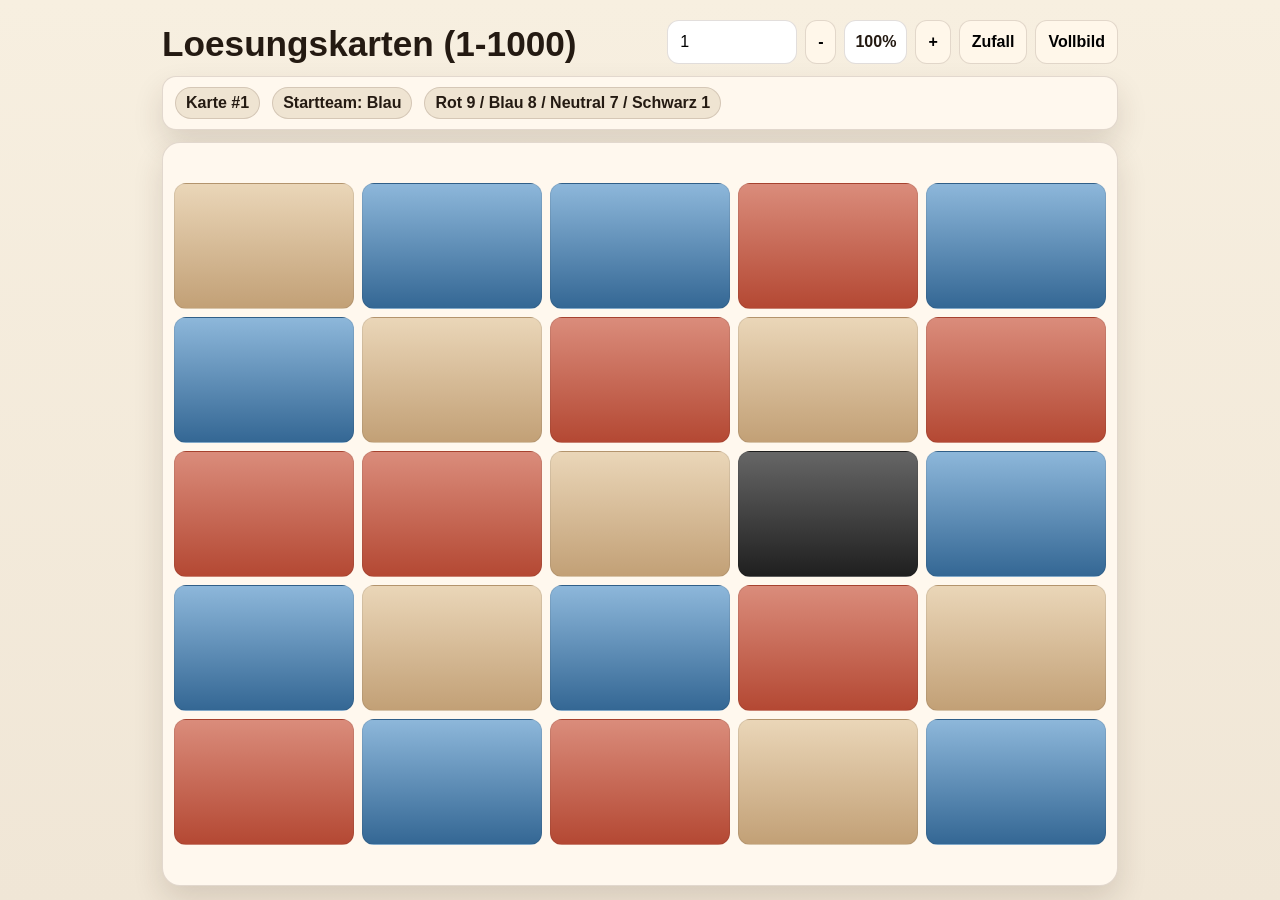
<file: Solutioncards/index.html>
<!doctype html>
<html lang="de">
<head>
  <meta charset="utf-8">
  <meta name="viewport" content="width=device-width, initial-scale=1">
  <title>Codeboard Loesungskarten</title>
  <style>
    :root { --bg:#f0e6d6; --ink:#241a12; --line:rgba(64,39,20,.15); --paper:#fff8ee; --shadow:0 14px 30px rgba(56,37,22,.14); --cell:100px; --gap:8px; }
    *{box-sizing:border-box} body{margin:0;font-family:"Avenir Next","Segoe UI",sans-serif;background:linear-gradient(180deg,#f7efe0,var(--bg));color:var(--ink)}
    .app{max-width:980px;margin:0 auto;padding:20px 12px 14px;min-height:100dvh;display:flex;flex-direction:column}
    .head{display:flex;flex-wrap:wrap;gap:10px;align-items:end;justify-content:space-between;margin-bottom:12px}
    h1{margin:0;font-size:clamp(1.4rem,3vw,2.2rem)}
    .controls{display:flex;gap:8px;flex-wrap:wrap}
    .scale-value{min-height:44px;min-width:62px;display:inline-flex;align-items:center;justify-content:center;border-radius:12px;border:1px solid var(--line);padding:8px 10px;background:#fff;font-weight:800}
    input,button{font:inherit;min-height:44px;border-radius:12px;border:1px solid var(--line);padding:8px 12px}
    input{width:130px;background:#fff}
    button{cursor:pointer;background:#fff7ea;font-weight:700}
    button:disabled{opacity:.45;cursor:default}
    .meta{padding:10px 12px;border:1px solid var(--line);border-radius:14px;background:var(--paper);box-shadow:var(--shadow);display:flex;gap:12px;flex-wrap:wrap}
    .badge{padding:6px 10px;border-radius:999px;background:#efe4d2;border:1px solid var(--line);font-weight:700}
    .board{margin-top:12px;display:grid;grid-template-columns:repeat(5,var(--cell));grid-auto-rows:calc(var(--cell) * .7);justify-content:center;align-content:center;gap:var(--gap);padding:10px;border:1px solid var(--line);border-radius:18px;background:var(--paper);box-shadow:var(--shadow);flex:1}
    .cell{height:100%;border-radius:12px;border:1px solid rgba(0,0,0,.08)}
    body.fullscreen .app{max-width:none;padding:8px}
    body.fullscreen .head,body.fullscreen .meta{margin-bottom:8px}
    @media (orientation:landscape) and (max-height:520px){
      .app{padding:8px 10px 10px}
      .head{margin-bottom:8px;gap:8px}
      .meta{padding:8px 10px;gap:8px}
      input,button,.scale-value{min-height:36px;padding:6px 10px}
      .board{margin-top:8px;padding:8px}
    }
    .red{background:linear-gradient(180deg,#da8c7b,#b44833)} .blue{background:linear-gradient(180deg,#8db7da,#346794)} .neutral{background:linear-gradient(180deg,#ead6b8,#c2a076)} .black{background:linear-gradient(180deg,#666,#1f1f1f)}
  </style>
</head>
<body>
  <main class="app">
    <div class="head">
      <div>
        <h1>Loesungskarten (1-1000)</h1>
      </div>
      <div class="controls">
        <input id="cardInput" type="number" min="1" max="1000" value="1" inputmode="numeric">
        <button id="scaleDownBtn" type="button" aria-label="Loesungskarte verkleinern">-</button>
        <span id="scaleValue" class="scale-value" aria-live="polite">100%</span>
        <button id="scaleUpBtn" type="button" aria-label="Loesungskarte vergroessern">+</button>
        <button id="randomBtn" type="button">Zufall</button>
        <button id="fullscreenBtn" type="button">Vollbild</button>
      </div>
    </div>
    <div class="meta">
      <span class="badge" id="numberBadge">Karte #1</span>
      <span class="badge" id="teamBadge">Startteam: Rot</span>
      <span class="badge">Rot 9 / Blau 8 / Neutral 7 / Schwarz 1</span>
    </div>
    <div id="board" class="board" aria-label="Loesungskarte"></div>
  </main>
  <script>
    const TOTAL_SOLUTION_CARDS = 1000;
    const CARD_SCALE_STORAGE_KEY = 'solutioncards-card-scale-v1';
    const CARD_SCALE_MIN = 0.8;
    const CARD_SCALE_MAX = 1.2;
    const CARD_SCALE_STEP = 0.05;

    const board = document.getElementById('board');
    const cardInput = document.getElementById('cardInput');
    const randomBtn = document.getElementById('randomBtn');
    const fullscreenBtn = document.getElementById('fullscreenBtn');
    const numberBadge = document.getElementById('numberBadge');
    const teamBadge = document.getElementById('teamBadge');
    const scaleDownBtn = document.getElementById('scaleDownBtn');
    const scaleUpBtn = document.getElementById('scaleUpBtn');
    const scaleValue = document.getElementById('scaleValue');

    let cardScale = loadCardScale();
    let stableViewportSize = null;

    function normalizeSolutionCardNumber(value) {
      if (!Number.isFinite(value)) return 1;
      return Math.min(TOTAL_SOLUTION_CARDS, Math.max(1, Math.floor(value)));
    }

    function createSeededRng(seed) {
      let value = seed >>> 0;
      return () => {
        value = (value * 1664525 + 1013904223) >>> 0;
        return value / 4294967296;
      };
    }

    function shuffleWithRandom(values, random) {
      const next = [...values];
      for (let index = next.length - 1; index > 0; index -= 1) {
        const swapIndex = Math.floor(random() * (index + 1));
        const temp = next[index];
        next[index] = next[swapIndex];
        next[swapIndex] = temp;
      }
      return next;
    }

    function buildSolutionCard(cardNumber) {
      const normalized = normalizeSolutionCardNumber(cardNumber);
      const random = createSeededRng(9001 + normalized * 2654435761);
      const startTeam = random() < 0.5 ? 'red' : 'blue';
      const targets = startTeam === 'red' ? { red: 9, blue: 8 } : { red: 8, blue: 9 };
      const markerBag = [
        ...Array(targets.red).fill('red'),
        ...Array(targets.blue).fill('blue'),
        ...Array(7).fill('neutral'),
        'black'
      ];
      return { cardNumber: normalized, startTeam, layout: shuffleWithRandom(markerBag, random) };
    }

    function render(cardNumber) {
      const solution = buildSolutionCard(cardNumber);
      cardInput.value = String(solution.cardNumber);
      numberBadge.textContent = `Karte #${solution.cardNumber}`;
      teamBadge.textContent = `Startteam: ${solution.startTeam === 'red' ? 'Rot' : 'Blau'}`;
      board.innerHTML = solution.layout.map((marker) => `<div class="cell ${marker}"></div>`).join('');
      fullscreenBtn.textContent = document.fullscreenElement ? 'Vollbild aus' : 'Vollbild';
      document.body.classList.toggle('fullscreen', Boolean(document.fullscreenElement));
      updateScaleControls();
      fitBoard();
    }

    cardInput.addEventListener('change', () => render(Number.parseInt(cardInput.value, 10)));
    randomBtn.addEventListener('click', () => {
      const next = 1 + Math.floor(Math.random() * TOTAL_SOLUTION_CARDS);
      render(next);
    });
    scaleDownBtn.addEventListener('click', () => setCardScale(cardScale - CARD_SCALE_STEP));
    scaleUpBtn.addEventListener('click', () => setCardScale(cardScale + CARD_SCALE_STEP));
    fullscreenBtn.addEventListener('click', async () => {
      if (document.fullscreenElement) {
        await document.exitFullscreen();
      } else {
        await document.documentElement.requestFullscreen();
      }
    });
    document.addEventListener('fullscreenchange', () => {
      stableViewportSize = null;
      render(Number.parseInt(cardInput.value, 10));
    });
    window.addEventListener('resize', fitBoard);

    function setCardScale(nextScale) {
      const normalized = normalizeCardScale(nextScale);
      if (normalized === cardScale) return;
      cardScale = normalized;
      saveCardScale();
      applyCardScale();
      fitBoard();
    }

    function applyCardScale() {
      document.documentElement.style.fontSize = `${(cardScale * 16).toFixed(1)}px`;
      updateScaleControls();
    }

    function updateScaleControls() {
      scaleValue.textContent = formatScale(cardScale);
      scaleDownBtn.disabled = cardScale <= CARD_SCALE_MIN;
      scaleUpBtn.disabled = cardScale >= CARD_SCALE_MAX;
    }

    function formatScale(scale) {
      return `${Math.round(normalizeCardScale(scale) * 100)}%`;
    }

    function normalizeCardScale(value) {
      const parsed = Number(value);
      if (!Number.isFinite(parsed)) return 1;
      const stepped = Math.round(parsed / CARD_SCALE_STEP) * CARD_SCALE_STEP;
      return Number(Math.min(CARD_SCALE_MAX, Math.max(CARD_SCALE_MIN, stepped)).toFixed(2));
    }

    function loadCardScale() {
      try {
        return normalizeCardScale(Number.parseFloat(window.localStorage.getItem(CARD_SCALE_STORAGE_KEY)));
      } catch (error) {
        return 1;
      }
    }

    function saveCardScale() {
      try {
        window.localStorage.setItem(CARD_SCALE_STORAGE_KEY, String(cardScale));
      } catch (error) {
        // Die Karte bleibt nutzbar, auch wenn Storage blockiert ist.
      }
    }

    function readStableViewportSize() {
      const viewportWidth = document.documentElement.clientWidth || window.innerWidth || board.clientWidth;
      const viewportHeight = document.documentElement.clientHeight || window.innerHeight || board.clientHeight;
      const fullscreen = Boolean(document.fullscreenElement);
      const widthChanged = !stableViewportSize || Math.abs(viewportWidth - stableViewportSize.width) > 1;

      if (!stableViewportSize || widthChanged || fullscreen) {
        stableViewportSize = { width: viewportWidth, height: viewportHeight };
      }

      return {
        viewportWidth,
        viewportHeight: fullscreen ? viewportHeight : stableViewportSize.height
      };
    }

    function fitBoard() {
      const app = document.querySelector('.app');
      const head = document.querySelector('.head');
      const meta = document.querySelector('.meta');
      const appStyles = getComputedStyle(app);
      const padY = (parseFloat(appStyles.paddingTop) || 0) + (parseFloat(appStyles.paddingBottom) || 0);
      const padX = (parseFloat(appStyles.paddingLeft) || 0) + (parseFloat(appStyles.paddingRight) || 0);
      const { viewportWidth, viewportHeight } = readStableViewportSize();
      const boardStyles = getComputedStyle(board);
      const boardPadX = (parseFloat(boardStyles.paddingLeft) || 0) + (parseFloat(boardStyles.paddingRight) || 0);
      const boardBorderX = (parseFloat(boardStyles.borderLeftWidth) || 0) + (parseFloat(boardStyles.borderRightWidth) || 0);
      const boardOuterGap = parseFloat(boardStyles.marginTop) || 0;
      const availableHeight = viewportHeight - head.offsetHeight - meta.offsetHeight - padY - boardOuterGap - 12;
      const availableWidth = Math.min(board.clientWidth, viewportWidth - padX) - boardPadX - boardBorderX;
      const gap = parseFloat(getComputedStyle(document.documentElement).getPropertyValue('--gap')) || 8;
      const byWidth = (availableWidth - 4 * gap) / 5;
      const byHeight = (availableHeight - 4 * gap) / (5 * 0.7);
      const isSmallLandscape = window.matchMedia('(orientation: landscape) and (max-height: 520px)').matches;
      const minCell = (isSmallLandscape ? 24 : 34) * cardScale;
      const cell = Math.max(minCell, Math.floor(Math.min(byWidth, byHeight) * cardScale));
      document.documentElement.style.setProperty('--cell', `${cell}px`);
    }

    applyCardScale();
    render(1);
  </script>
</body>
</html>
</file>
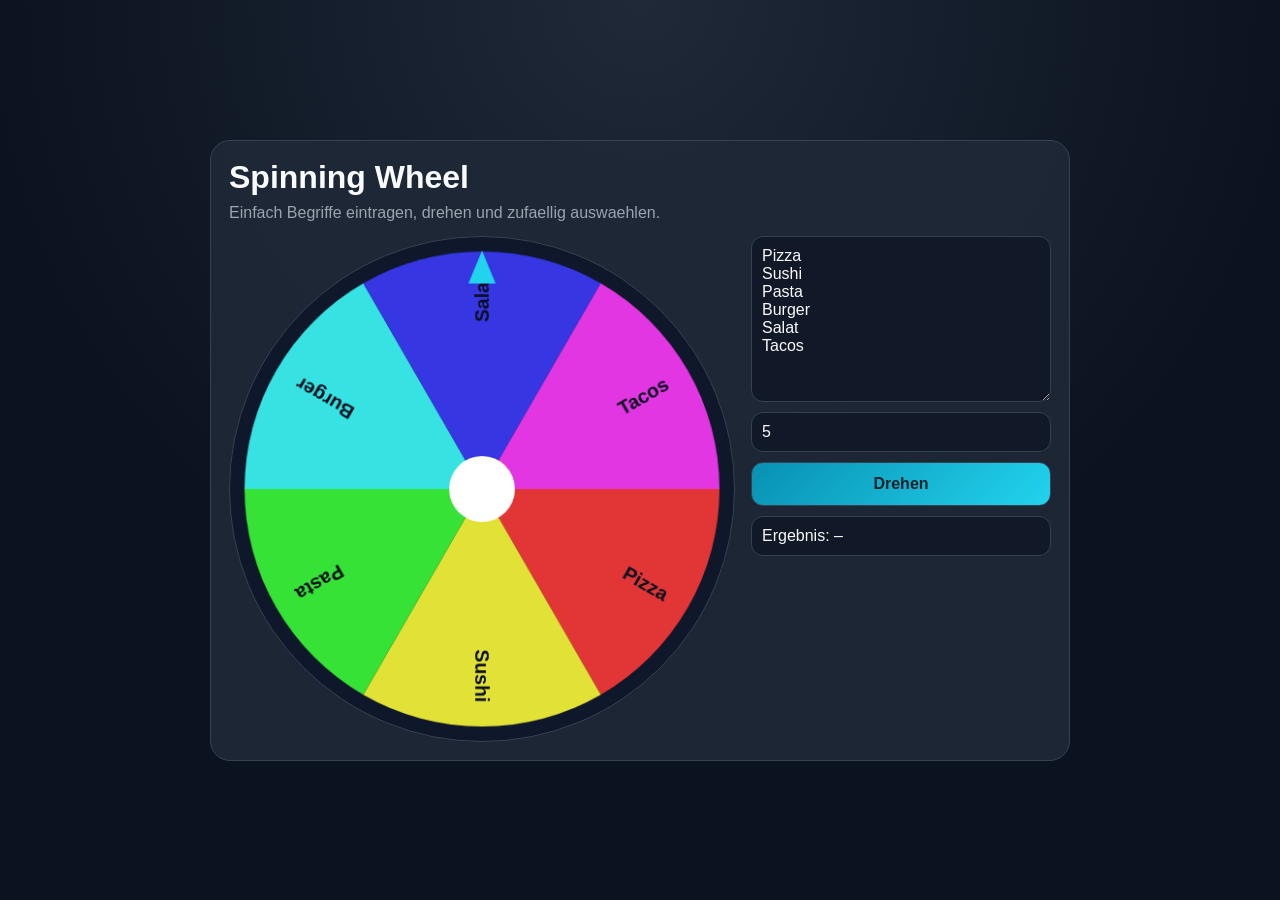
<file: SpinningWheel/index.html>
<!doctype html>
<html lang="de">
<head>
  <meta charset="utf-8">
  <meta name="viewport" content="width=device-width,initial-scale=1">
  <title>Spinning Wheel</title>
  <style>
    :root { --bg:#111827; --card:#1f2937; --line:#374151; --text:#f9fafb; --muted:#9ca3af; --accent:#22d3ee; }
    * { box-sizing:border-box; }
    body { margin:0; min-height:100vh; display:grid; place-items:center; font-family:"Avenir Next","Segoe UI",sans-serif; background:radial-gradient(circle at top,#1f2937,#0b1220 60%); color:var(--text); }
    .app { width:min(860px, calc(100% - 24px)); background:rgba(31,41,55,.9); border:1px solid var(--line); border-radius:20px; padding:18px; }
    h1 { margin:0 0 8px; font-size:clamp(1.4rem,3vw,2rem); }
    p { margin:0 0 14px; color:var(--muted); }
    .layout { display:grid; grid-template-columns: 1fr 300px; gap:16px; }
    canvas { width:100%; max-width:520px; aspect-ratio:1; background:#0f172a; border:1px solid var(--line); border-radius:50%; justify-self:center; }
    .panel { display:grid; gap:10px; align-content:start; }
    textarea,input,button { width:100%; font:inherit; border-radius:12px; border:1px solid var(--line); }
    textarea,input { background:#111827; color:var(--text); padding:10px; }
    button { min-height:44px; background:linear-gradient(135deg,#0891b2,#22d3ee); color:#06222a; font-weight:800; cursor:pointer; }
    .result { padding:10px; border:1px solid var(--line); border-radius:12px; background:#111827; }
    @media (max-width: 820px){ .layout{grid-template-columns:1fr;} canvas{max-width:420px;} }
  </style>
</head>
<body>
  <main class="app">
    <h1>Spinning Wheel</h1>
    <p>Einfach Begriffe eintragen, drehen und zufaellig auswaehlen.</p>
    <section class="layout">
      <canvas id="wheel" width="520" height="520" aria-label="Gluecksrad"></canvas>
      <div class="panel">
        <textarea id="items" rows="8">Pizza
Sushi
Pasta
Burger
Salat
Tacos</textarea>
        <input id="duration" type="number" min="2" max="12" step="1" value="5" aria-label="Dauer in Sekunden">
        <button id="spin">Drehen</button>
        <div class="result" id="result">Ergebnis: –</div>
      </div>
    </section>
  </main>
<script>
  const canvas = document.getElementById('wheel');
  const ctx = canvas.getContext('2d');
  const input = document.getElementById('items');
  const durationInput = document.getElementById('duration');
  const resultEl = document.getElementById('result');
  const spinBtn = document.getElementById('spin');
  let angle = 0;
  let spinning = false;

  function getItems(){
    return input.value.split('\n').map(v => v.trim()).filter(Boolean);
  }

  function draw(){
    const items = getItems();
    const count = Math.max(items.length, 1);
    const step = (Math.PI * 2) / count;
    ctx.clearRect(0,0,canvas.width,canvas.height);
    ctx.save();
    ctx.translate(canvas.width/2, canvas.height/2);
    ctx.rotate(angle);

    for(let i=0;i<count;i++){
      ctx.beginPath();
      ctx.moveTo(0,0);
      ctx.arc(0,0,245, i*step, (i+1)*step);
      ctx.closePath();
      ctx.fillStyle = `hsl(${(i * 360 / count)|0} 75% 55%)`;
      ctx.fill();

      ctx.save();
      ctx.rotate(i*step + step/2);
      ctx.textAlign = 'right';
      ctx.fillStyle = '#0b1020';
      ctx.font = '700 20px "Avenir Next", sans-serif';
      const label = items[i] ?? 'Leer';
      ctx.fillText(label.slice(0,16), 220, 7);
      ctx.restore();
    }

    ctx.beginPath();
    ctx.arc(0,0,34,0,Math.PI*2);
    ctx.fillStyle = '#fff';
    ctx.fill();
    ctx.restore();

    ctx.fillStyle = '#22d3ee';
    ctx.beginPath();
    ctx.moveTo(canvas.width/2, 14);
    ctx.lineTo(canvas.width/2 - 14, 48);
    ctx.lineTo(canvas.width/2 + 14, 48);
    ctx.closePath();
    ctx.fill();
  }

  function pickWinner(){
    const items = getItems();
    if(!items.length) return null;
    const normalized = ((Math.PI * 1.5 - angle) % (Math.PI * 2) + Math.PI * 2) % (Math.PI * 2);
    const step = (Math.PI * 2) / items.length;
    const index = Math.floor(normalized / step) % items.length;
    return items[index];
  }

  function spin(){
    if(spinning) return;
    const items = getItems();
    if(items.length < 2){
      resultEl.textContent = 'Ergebnis: Bitte mindestens 2 Begriffe eingeben.';
      return;
    }
    spinning = true;
    spinBtn.disabled = true;
    const seconds = Math.min(12, Math.max(2, Number(durationInput.value) || 5));
    const start = performance.now();
    const startAngle = angle;
    const extra = Math.PI * 2 * (5 + Math.random() * 4);

    function frame(now){
      const t = Math.min(1, (now - start) / (seconds * 1000));
      const eased = 1 - Math.pow(1 - t, 3);
      angle = startAngle + extra * eased;
      draw();
      if(t < 1){
        requestAnimationFrame(frame);
      } else {
        spinning = false;
        spinBtn.disabled = false;
        resultEl.textContent = `Ergebnis: ${pickWinner()}`;
      }
    }
    requestAnimationFrame(frame);
  }

  input.addEventListener('input', draw);
  spinBtn.addEventListener('click', spin);
  draw();
</script>
</body>
</html>
</file>
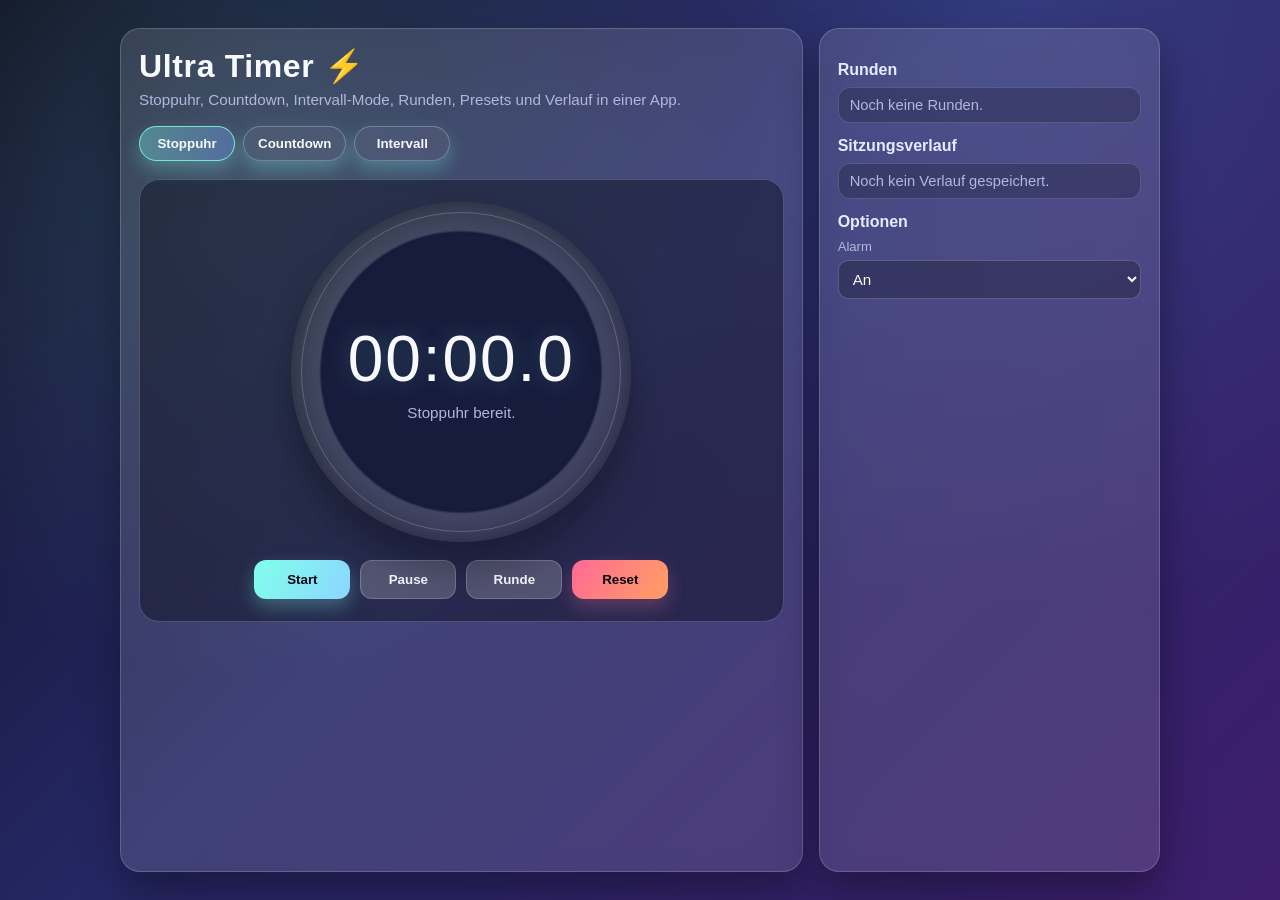
<file: Timer/index.html>
<!doctype html>
<html lang="de">
<head>
  <meta charset="utf-8">
  <meta name="viewport" content="width=device-width, initial-scale=1">
  <title>Ultra Timer</title>
  <style>
    :root {
      --bg-1: #0f1021;
      --bg-2: #252765;
      --bg-3: #3d1e6d;
      --text: #f8f9ff;
      --muted: #b3b7dd;
      --glass: rgba(255, 255, 255, 0.12);
      --glass-strong: rgba(255, 255, 255, 0.2);
      --accent: #80ffea;
      --accent-2: #7aa2ff;
      --danger: #ff7f9f;
      --ok: #6ef5a6;
      --shadow: 0 20px 40px rgba(0, 0, 0, 0.35);
    }

    * {
      box-sizing: border-box;
    }

    body {
      margin: 0;
      min-height: 100vh;
      font-family: Inter, -apple-system, BlinkMacSystemFont, "Segoe UI", Roboto, sans-serif;
      color: var(--text);
      background:
        radial-gradient(circle at 20% 20%, rgba(128, 255, 234, 0.15), transparent 40%),
        radial-gradient(circle at 80% 0%, rgba(122, 162, 255, 0.16), transparent 45%),
        linear-gradient(135deg, var(--bg-1), var(--bg-2) 45%, var(--bg-3));
      display: flex;
      justify-content: center;
      padding: 28px 14px;
    }

    .app {
      width: min(1040px, 100%);
      display: grid;
      grid-template-columns: 2fr 1fr;
      gap: 16px;
    }

    .card {
      border: 1px solid rgba(255, 255, 255, 0.18);
      background: var(--glass);
      backdrop-filter: blur(10px);
      border-radius: 20px;
      box-shadow: var(--shadow);
      padding: 18px;
    }

    h1 {
      margin: 0;
      font-size: clamp(1.7rem, 2.5vw, 2.2rem);
      letter-spacing: 0.02em;
    }

    .sub {
      color: var(--muted);
      margin-top: 6px;
      font-size: 0.95rem;
    }

    .mode-row {
      margin-top: 18px;
      display: flex;
      gap: 8px;
      flex-wrap: wrap;
    }

    .chip {
      border: 1px solid rgba(255, 255, 255, 0.25);
      background: rgba(255, 255, 255, 0.06);
      color: var(--text);
      border-radius: 999px;
      padding: 9px 14px;
      cursor: pointer;
      font-weight: 600;
      transition: 0.2s ease;
    }

    .chip.active {
      background: linear-gradient(90deg, rgba(128, 255, 234, 0.35), rgba(122, 162, 255, 0.35));
      border-color: rgba(128, 255, 234, 0.8);
    }

    .timer-shell {
      margin-top: 18px;
      border-radius: 20px;
      padding: 22px;
      border: 1px solid rgba(255, 255, 255, 0.2);
      background: rgba(8, 10, 26, 0.44);
    }

    .ring {
      width: min(340px, 82vw);
      aspect-ratio: 1;
      border-radius: 50%;
      display: grid;
      place-items: center;
      margin: 0 auto;
      position: relative;
      background:
        radial-gradient(circle at center, rgba(20, 24, 57, 0.9) 58%, transparent 59%),
        conic-gradient(var(--accent) var(--progress, 0%), rgba(255, 255, 255, 0.12) 0);
      box-shadow: inset 0 0 30px rgba(0, 0, 0, 0.45), 0 25px 35px rgba(0, 0, 0, 0.3);
    }

    .ring::after {
      content: "";
      position: absolute;
      inset: 10px;
      border-radius: 50%;
      border: 1px solid rgba(255, 255, 255, 0.2);
      pointer-events: none;
    }

    .display-wrap {
      text-align: center;
      position: relative;
      z-index: 1;
    }

    #display {
      font-size: clamp(2.1rem, 6vw, 4rem);
      font-variant-numeric: tabular-nums;
      letter-spacing: 0.03em;
      text-shadow: 0 0 24px rgba(128, 255, 234, 0.25);
    }

    #statusLine {
      margin-top: 8px;
      font-size: 0.95rem;
      color: var(--muted);
      min-height: 1.2em;
    }

    .controls {
      margin-top: 18px;
      display: flex;
      gap: 10px;
      justify-content: center;
      flex-wrap: wrap;
    }

    button {
      border: 0;
      border-radius: 12px;
      padding: 11px 16px;
      min-width: 96px;
      color: #050810;
      background: linear-gradient(120deg, var(--accent), #8dd5ff);
      font-weight: 700;
      cursor: pointer;
      transition: transform 0.15s ease, box-shadow 0.2s ease, opacity 0.2s ease;
      box-shadow: 0 8px 18px rgba(128, 255, 234, 0.28);
    }

    button:hover {
      transform: translateY(-1px);
      box-shadow: 0 12px 22px rgba(128, 255, 234, 0.32);
    }

    button.secondary {
      background: rgba(255, 255, 255, 0.2);
      color: var(--text);
      box-shadow: none;
      border: 1px solid rgba(255, 255, 255, 0.2);
    }

    button.danger {
      background: linear-gradient(120deg, #ff6a95, #ff9f63);
      box-shadow: 0 8px 18px rgba(255, 122, 169, 0.25);
    }

    .config-grid {
      margin-top: 16px;
      display: grid;
      grid-template-columns: repeat(3, minmax(80px, 1fr));
      gap: 10px;
    }

    .field {
      display: flex;
      flex-direction: column;
      gap: 6px;
      text-align: left;
    }

    label {
      font-size: 0.82rem;
      color: var(--muted);
    }

    input,
    select {
      width: 100%;
      border-radius: 10px;
      border: 1px solid rgba(255, 255, 255, 0.2);
      background: rgba(0, 0, 0, 0.25);
      color: var(--text);
      padding: 9px 10px;
      font-size: 0.95rem;
    }

    .presets,
    .panel-section {
      margin-top: 14px;
    }

    .preset-row {
      display: flex;
      gap: 8px;
      flex-wrap: wrap;
    }

    .panel-title {
      margin: 0 0 8px;
      font-size: 1rem;
      color: #e8ebff;
    }

    .lap-list,
    .history {
      list-style: none;
      margin: 0;
      padding: 0;
      max-height: 235px;
      overflow: auto;
      border-radius: 12px;
      border: 1px solid rgba(255, 255, 255, 0.15);
      background: rgba(0, 0, 0, 0.2);
    }

    .lap-list li,
    .history li {
      padding: 9px 11px;
      border-bottom: 1px solid rgba(255, 255, 255, 0.08);
      display: flex;
      justify-content: space-between;
      gap: 10px;
      font-size: 0.92rem;
    }

    .lap-list li:last-child,
    .history li:last-child {
      border-bottom: 0;
    }

    .empty {
      color: var(--muted);
      padding: 12px;
      text-align: center;
      font-size: 0.9rem;
    }

    .badge {
      border-radius: 999px;
      font-size: 0.78rem;
      padding: 3px 8px;
      background: rgba(110, 245, 166, 0.2);
      color: var(--ok);
      border: 1px solid rgba(110, 245, 166, 0.3);
    }

    @media (max-width: 930px) {
      .app {
        grid-template-columns: 1fr;
      }
    }
  </style>
</head>
<body>
  <main class="app">
    <section class="card">
      <h1>Ultra Timer ⚡</h1>
      <p class="sub">Stoppuhr, Countdown, Intervall-Mode, Runden, Presets und Verlauf in einer App.</p>

      <div class="mode-row" role="tablist" aria-label="Timer-Modus">
        <button class="chip active" data-mode="stopwatch">Stoppuhr</button>
        <button class="chip" data-mode="countdown">Countdown</button>
        <button class="chip" data-mode="interval">Intervall</button>
      </div>

      <div class="timer-shell">
        <div class="ring" id="ring">
          <div class="display-wrap">
            <div id="display">00:00.0</div>
            <div id="statusLine">Bereit.</div>
          </div>
        </div>

        <div class="controls">
          <button id="start">Start</button>
          <button id="pause" class="secondary">Pause</button>
          <button id="lap" class="secondary">Runde</button>
          <button id="reset" class="danger">Reset</button>
        </div>

        <div class="config-grid" id="configArea">
          <div class="field">
            <label for="minutes">Minuten</label>
            <input id="minutes" type="number" min="0" max="999" value="5">
          </div>
          <div class="field">
            <label for="seconds">Sekunden</label>
            <input id="seconds" type="number" min="0" max="59" value="0">
          </div>
          <div class="field" id="roundsField">
            <label for="rounds">Runden</label>
            <input id="rounds" type="number" min="1" max="40" value="8">
          </div>
        </div>

        <div class="presets panel-section" id="presetBlock">
          <h2 class="panel-title">Schnell-Presets</h2>
          <div class="preset-row">
            <button class="secondary preset" data-mins="0" data-secs="30">30s</button>
            <button class="secondary preset" data-mins="1" data-secs="0">1m</button>
            <button class="secondary preset" data-mins="5" data-secs="0">5m</button>
            <button class="secondary preset" data-mins="10" data-secs="0">10m</button>
            <button class="secondary preset" data-mins="25" data-secs="0">Pomodoro</button>
          </div>
        </div>
      </div>
    </section>

    <aside class="card">
      <section class="panel-section">
        <h2 class="panel-title">Runden</h2>
        <ul class="lap-list" id="lapList"><li class="empty">Noch keine Runden.</li></ul>
      </section>

      <section class="panel-section">
        <h2 class="panel-title">Sitzungsverlauf</h2>
        <ul class="history" id="historyList"><li class="empty">Noch kein Verlauf gespeichert.</li></ul>
      </section>

      <section class="panel-section">
        <h2 class="panel-title">Optionen</h2>
        <div class="field">
          <label for="soundToggle">Alarm</label>
          <select id="soundToggle">
            <option value="on">An</option>
            <option value="off">Aus</option>
          </select>
        </div>
      </section>
    </aside>
  </main>

  <script>
    const display = document.getElementById('display');
    const statusLine = document.getElementById('statusLine');
    const ring = document.getElementById('ring');
    const modeButtons = [...document.querySelectorAll('.chip')];
    const startButton = document.getElementById('start');
    const pauseButton = document.getElementById('pause');
    const lapButton = document.getElementById('lap');
    const resetButton = document.getElementById('reset');
    const minutesInput = document.getElementById('minutes');
    const secondsInput = document.getElementById('seconds');
    const roundsInput = document.getElementById('rounds');
    const roundsField = document.getElementById('roundsField');
    const presetBlock = document.getElementById('presetBlock');
    const lapList = document.getElementById('lapList');
    const historyList = document.getElementById('historyList');
    const soundToggle = document.getElementById('soundToggle');
    const presetButtons = [...document.querySelectorAll('.preset')];

    const state = {
      mode: 'stopwatch',
      running: false,
      timerId: null,
      startedAt: 0,
      elapsedMs: 0,
      durationMs: 300000,
      rounds: 8,
      intervalRound: 1,
      intervalWork: true,
      currentRoundMs: 0,
      laps: [],
      history: JSON.parse(localStorage.getItem('ultraTimerHistory') || '[]')
    };

    function clamp(num, min, max) {
      return Math.max(min, Math.min(max, Number(num) || 0));
    }

    function getConfiguredDurationMs() {
      const mins = clamp(minutesInput.value, 0, 999);
      const secs = clamp(secondsInput.value, 0, 59);
      return (mins * 60 + secs) * 1000;
    }

    function formatMs(ms, withTenths = false) {
      const total = Math.max(0, Math.floor(ms));
      const totalSeconds = Math.floor(total / 1000);
      const hrs = Math.floor(totalSeconds / 3600);
      const mins = Math.floor((totalSeconds % 3600) / 60);
      const secs = totalSeconds % 60;
      const tenths = Math.floor((total % 1000) / 100);

      const hh = hrs ? String(hrs).padStart(2, '0') + ':' : '';
      const mm = String(mins).padStart(2, '0');
      const ss = String(secs).padStart(2, '0');

      return withTenths ? `${hh}${mm}:${ss}.${tenths}` : `${hh}${mm}:${ss}`;
    }

    function playAlarm() {
      if (soundToggle.value === 'off') {
        return;
      }
      const context = new (window.AudioContext || window.webkitAudioContext)();
      const oscillator = context.createOscillator();
      const gain = context.createGain();
      oscillator.type = 'triangle';
      oscillator.frequency.value = 740;
      oscillator.connect(gain);
      gain.connect(context.destination);
      gain.gain.setValueAtTime(0.0001, context.currentTime);
      gain.gain.exponentialRampToValueAtTime(0.15, context.currentTime + 0.02);
      gain.gain.exponentialRampToValueAtTime(0.0001, context.currentTime + 0.35);
      oscillator.start();
      oscillator.stop(context.currentTime + 0.36);
    }

    function setProgress(percent) {
      ring.style.setProperty('--progress', `${clamp(percent, 0, 100)}%`);
    }

    function renderHistory() {
      if (!state.history.length) {
        historyList.innerHTML = '<li class="empty">Noch kein Verlauf gespeichert.</li>';
        return;
      }

      historyList.innerHTML = state.history
        .slice(0, 18)
        .map(entry => `
          <li>
            <span>${entry.mode}</span>
            <span>${entry.result}</span>
          </li>
        `)
        .join('');
    }

    function renderLaps() {
      if (!state.laps.length) {
        lapList.innerHTML = '<li class="empty">Noch keine Runden.</li>';
        return;
      }
      lapList.innerHTML = state.laps
        .map((lap, index) => `
          <li>
            <span>#${index + 1}</span>
            <span>${lap}</span>
          </li>
        `)
        .reverse()
        .join('');
    }

    function pushHistory(result) {
      const modeLabel = state.mode === 'stopwatch' ? 'Stoppuhr' : state.mode === 'countdown' ? 'Countdown' : 'Intervall';
      state.history.unshift({ mode: modeLabel, result });
      state.history = state.history.slice(0, 30);
      localStorage.setItem('ultraTimerHistory', JSON.stringify(state.history));
      renderHistory();
    }

    function updateModeUI() {
      modeButtons.forEach(btn => btn.classList.toggle('active', btn.dataset.mode === state.mode));
      const isStopwatch = state.mode === 'stopwatch';
      const isInterval = state.mode === 'interval';
      document.getElementById('configArea').style.display = isStopwatch ? 'none' : 'grid';
      roundsField.style.display = isInterval ? 'flex' : 'none';
      presetBlock.style.display = isStopwatch ? 'none' : 'block';
      lapButton.style.display = isStopwatch ? 'inline-block' : 'none';
      if (isStopwatch) {
        statusLine.textContent = 'Stoppuhr bereit.';
      } else if (isInterval) {
        statusLine.textContent = 'Intervall bereit: Arbeit / Pause im Wechsel.';
      } else {
        statusLine.textContent = 'Countdown bereit.';
      }
      resetAllVisuals();
    }

    function resetAllVisuals() {
      state.elapsedMs = 0;
      state.currentRoundMs = 0;
      state.intervalRound = 1;
      state.intervalWork = true;
      state.laps = [];
      renderLaps();
      render();
    }

    function getModeDuration() {
      return Math.max(1000, getConfiguredDurationMs());
    }

    function render() {
      if (state.mode === 'stopwatch') {
        display.textContent = formatMs(state.elapsedMs, true);
        const pseudoCycle = (state.elapsedMs % 60000) / 600;
        setProgress(pseudoCycle);
        return;
      }

      const duration = state.mode === 'interval' ? state.currentRoundMs : state.durationMs;
      const left = Math.max(0, duration - state.elapsedMs);
      display.textContent = formatMs(left, true);
      const progress = 100 - (left / duration) * 100;
      setProgress(progress);
    }

    function stopTicker() {
      if (state.timerId !== null) {
        clearInterval(state.timerId);
      }
      state.timerId = null;
      state.running = false;
      startButton.textContent = 'Start';
    }

    function tick() {
      const now = performance.now();
      const baseElapsed = now - state.startedAt;
      state.elapsedMs = baseElapsed;

      if (state.mode === 'stopwatch') {
        render();
        return;
      }

      const duration = state.mode === 'interval' ? state.currentRoundMs : state.durationMs;
      if (state.elapsedMs >= duration) {
        if (state.mode === 'countdown') {
          state.elapsedMs = duration;
          render();
          stopTicker();
          statusLine.innerHTML = 'Zeit abgelaufen! <span class="badge">Done</span>';
          pushHistory(`Abgelaufen bei ${formatMs(duration)}`);
          playAlarm();
          return;
        }

        if (state.mode === 'interval') {
          playAlarm();
          if (state.intervalWork) {
            state.intervalWork = false;
            state.elapsedMs = 0;
            state.startedAt = performance.now();
            statusLine.textContent = `Runde ${state.intervalRound}/${state.rounds}: Pause`;
            return;
          }

          state.intervalRound += 1;
          if (state.intervalRound > state.rounds) {
            render();
            stopTicker();
            statusLine.innerHTML = 'Intervall-Session fertig! <span class="badge">Stark!</span>';
            pushHistory(`Intervall ${state.rounds} Runden erledigt`);
            return;
          }

          state.intervalWork = true;
          state.elapsedMs = 0;
          state.startedAt = performance.now();
          statusLine.textContent = `Runde ${state.intervalRound}/${state.rounds}: Arbeit`;
          return;
        }
      }

      render();
    }

    function startTimer() {
      if (state.running) {
        return;
      }

      if (state.mode === 'countdown') {
        state.durationMs = getModeDuration();
      }

      if (state.mode === 'interval') {
        const base = getModeDuration();
        state.currentRoundMs = base;
        state.rounds = clamp(roundsInput.value, 1, 40);
        if (state.elapsedMs === 0) {
          state.intervalRound = 1;
          state.intervalWork = true;
          statusLine.textContent = `Runde 1/${state.rounds}: Arbeit`;
        }
      }

      state.running = true;
      state.startedAt = performance.now() - state.elapsedMs;
      state.timerId = setInterval(tick, 100);
      startButton.textContent = 'Läuft';
    }

    function pauseTimer() {
      if (!state.running) {
        return;
      }
      tick();
      stopTicker();
      statusLine.textContent = 'Pausiert.';
    }

    function resetTimer(logEntry = false) {
      if (logEntry && state.mode === 'stopwatch' && state.elapsedMs > 0) {
        pushHistory(`Gestoppt bei ${formatMs(state.elapsedMs, true)}`);
      }
      stopTicker();
      state.elapsedMs = 0;
      state.intervalRound = 1;
      state.intervalWork = true;
      if (state.mode === 'interval') {
        state.currentRoundMs = getModeDuration();
      }
      render();
      statusLine.textContent = 'Bereit.';
    }

    modeButtons.forEach(btn => {
      btn.addEventListener('click', () => {
        const nextMode = btn.dataset.mode;
        if (nextMode === state.mode) {
          return;
        }
        resetTimer(true);
        state.mode = nextMode;
        updateModeUI();
      });
    });

    startButton.addEventListener('click', startTimer);
    pauseButton.addEventListener('click', pauseTimer);
    resetButton.addEventListener('click', () => resetTimer(true));

    lapButton.addEventListener('click', () => {
      if (state.mode !== 'stopwatch' || !state.running) {
        return;
      }
      const value = formatMs(state.elapsedMs, true);
      state.laps.push(value);
      renderLaps();
    });

    presetButtons.forEach(btn => {
      btn.addEventListener('click', () => {
        minutesInput.value = btn.dataset.mins;
        secondsInput.value = btn.dataset.secs;
        if (state.mode !== 'stopwatch') {
          state.durationMs = getModeDuration();
          state.currentRoundMs = state.durationMs;
          state.elapsedMs = 0;
          render();
          statusLine.textContent = `Preset geladen: ${btn.textContent.trim()}`;
        }
      });
    });

    [minutesInput, secondsInput].forEach(input => {
      input.addEventListener('change', () => {
        if (state.mode !== 'stopwatch' && !state.running) {
          state.durationMs = getModeDuration();
          state.currentRoundMs = state.durationMs;
          state.elapsedMs = 0;
          render();
        }
      });
    });

    renderHistory();
    updateModeUI();
  </script>
</body>
</html>
</file>
